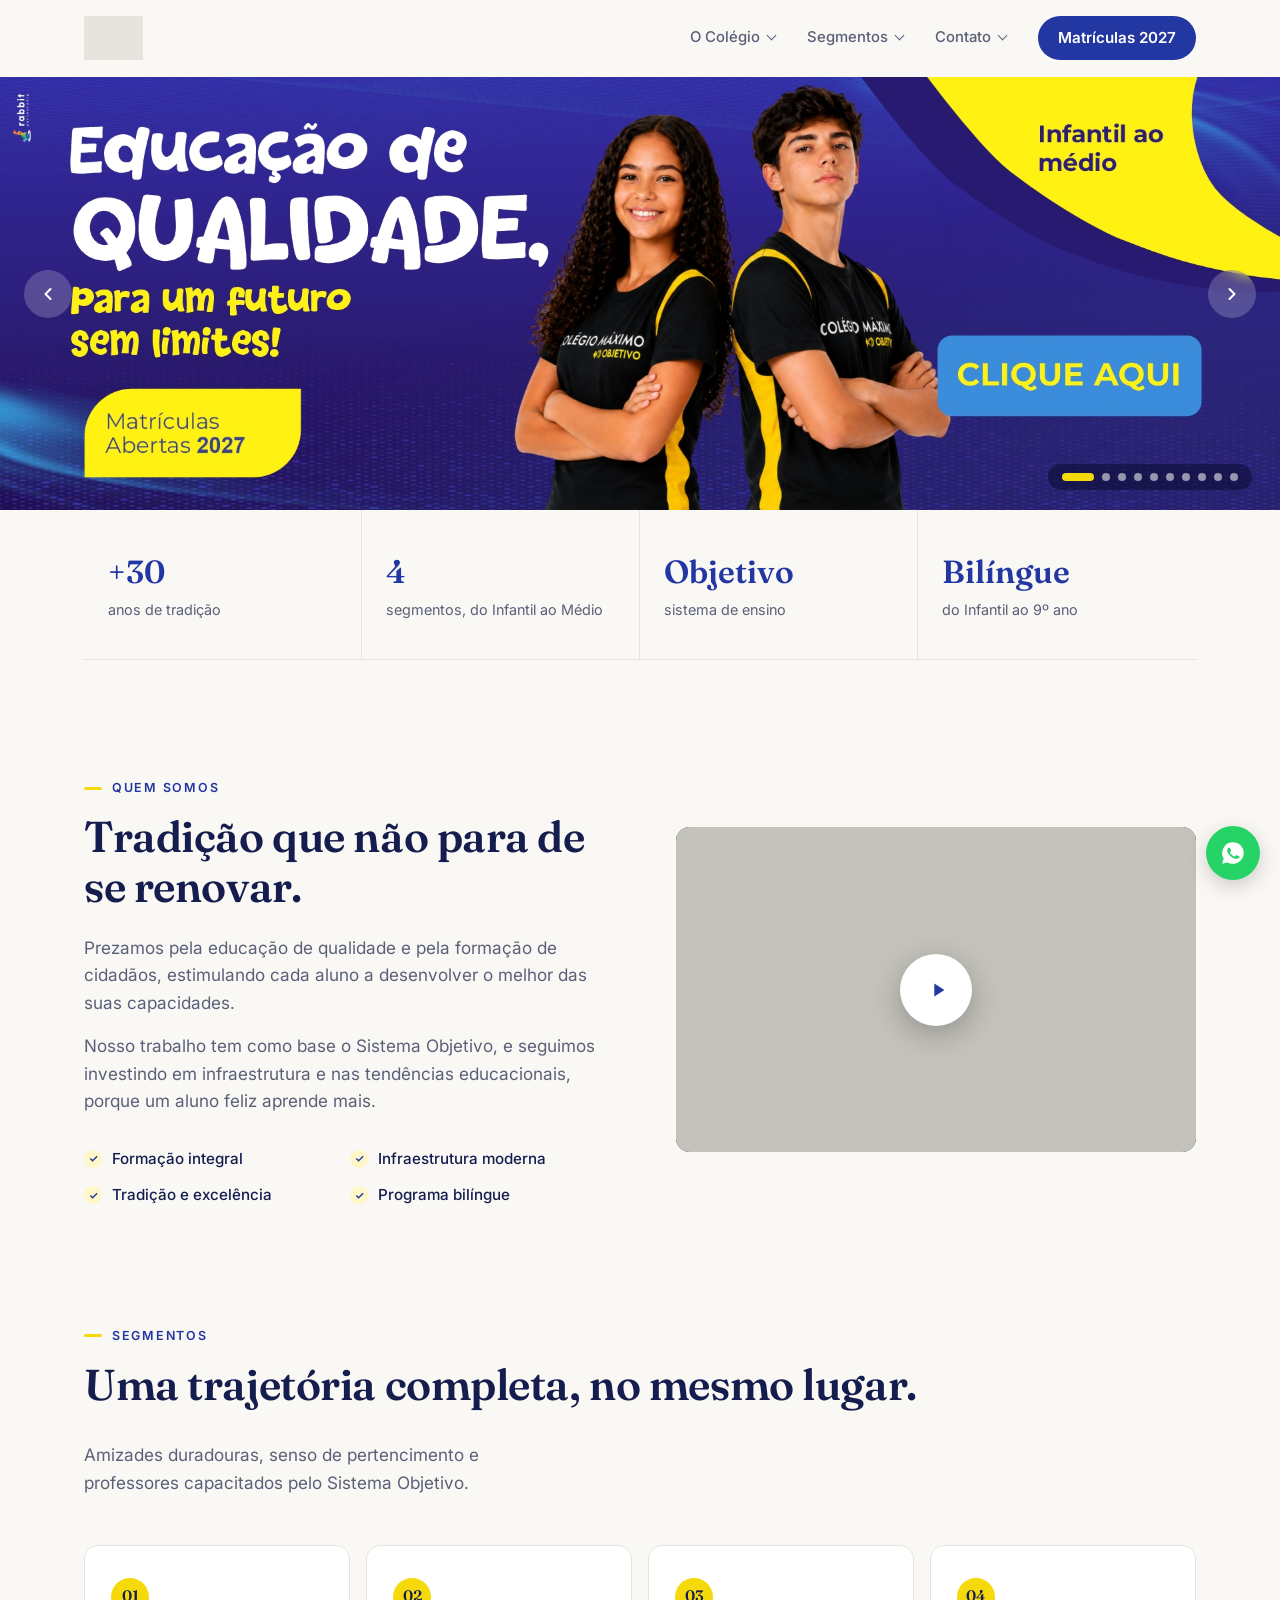
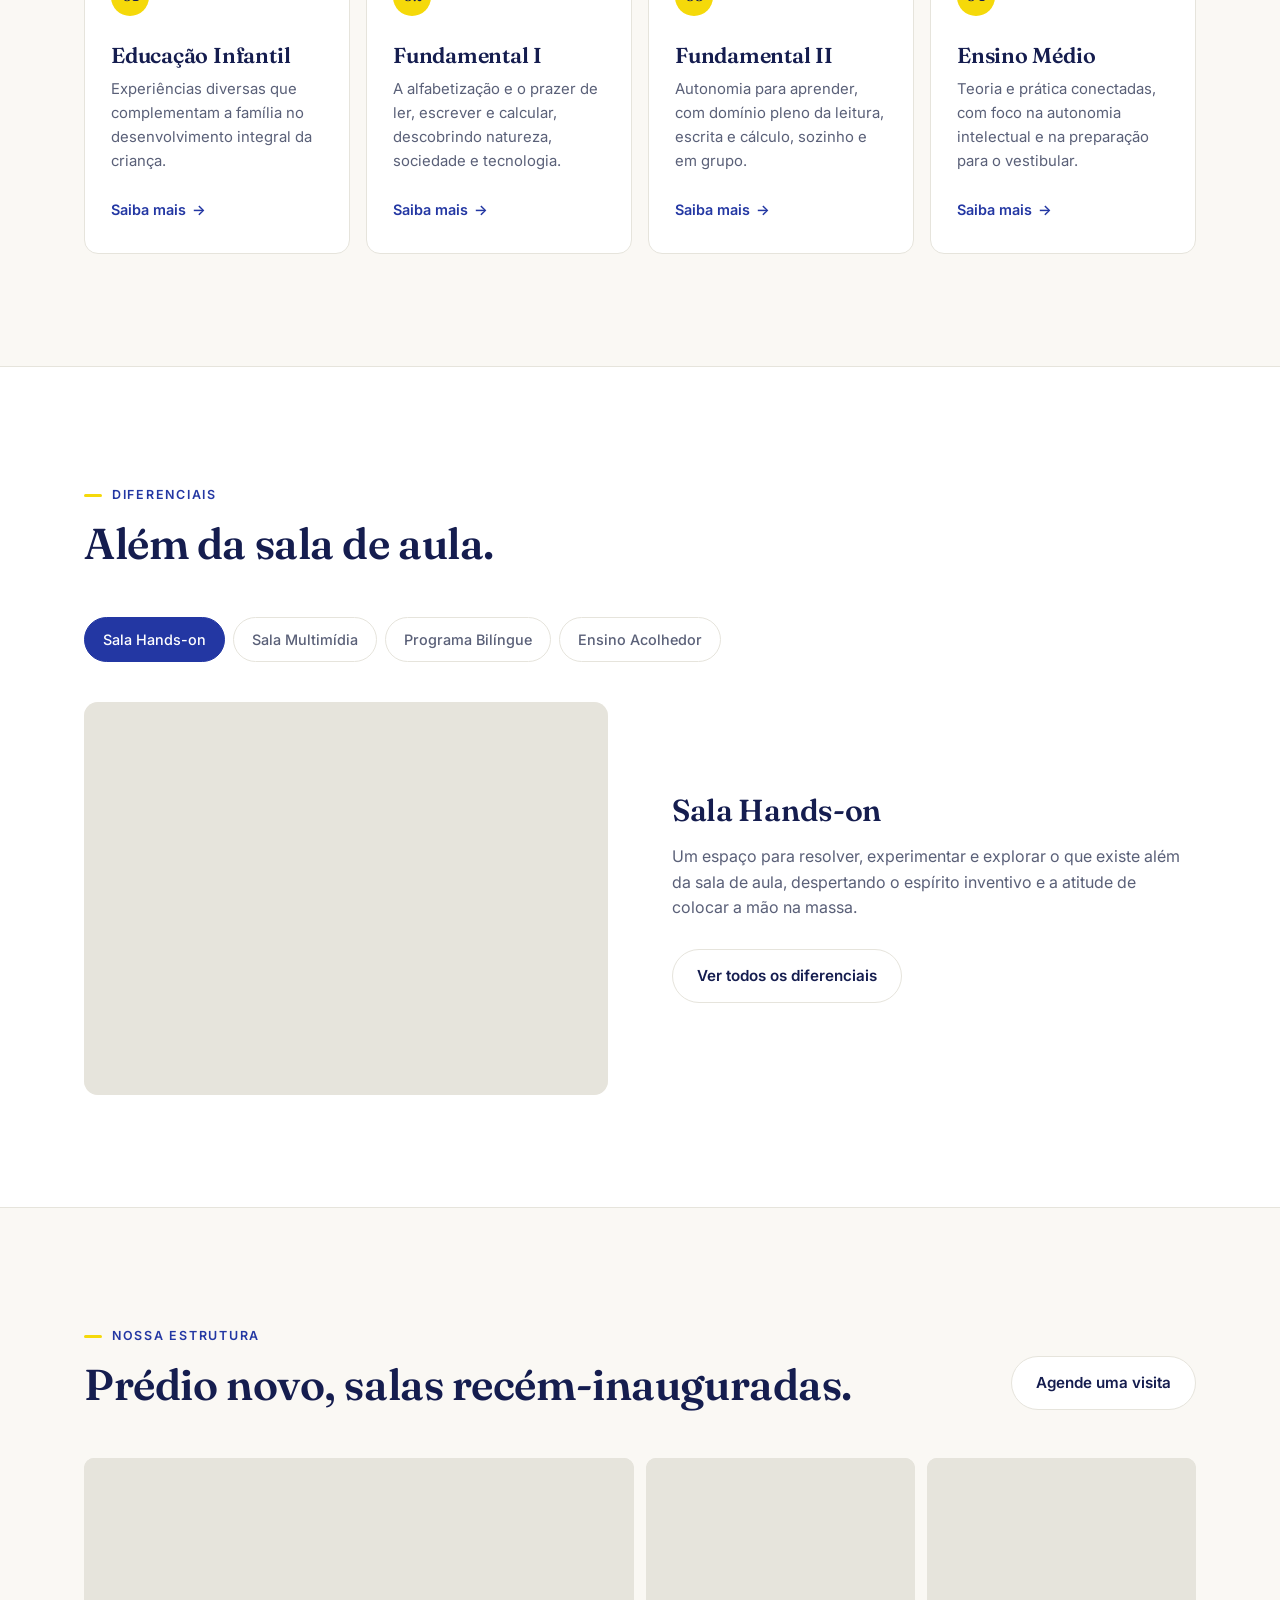
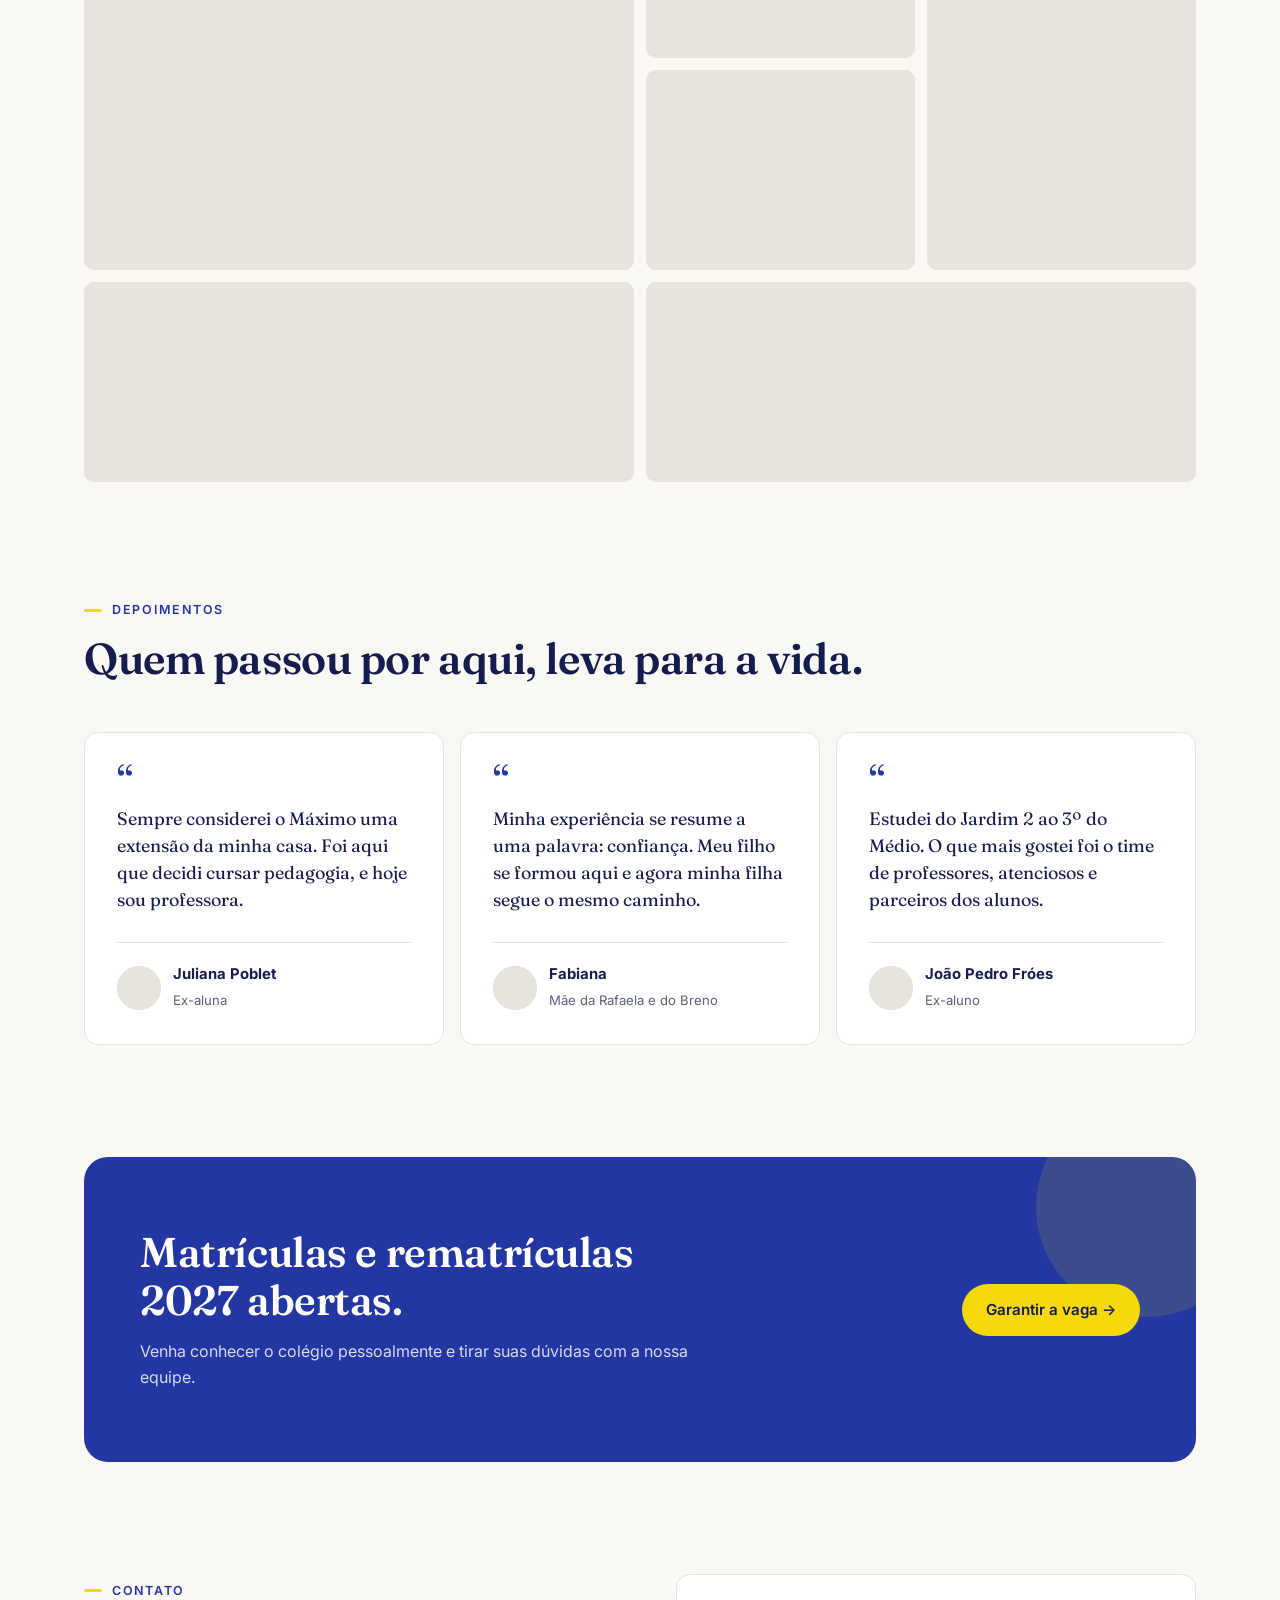
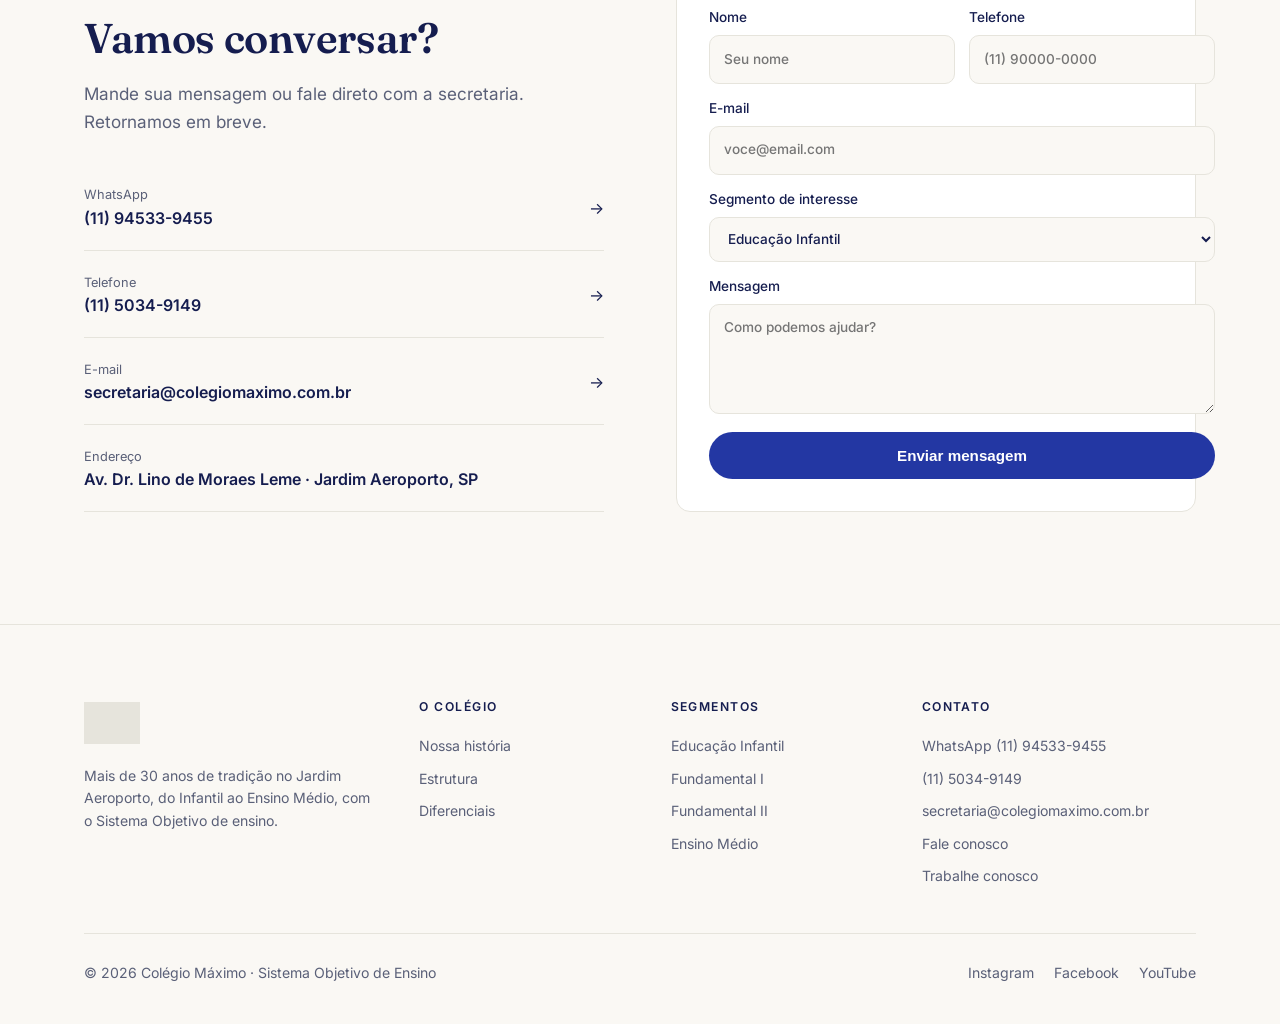
<file: index.html>
<!doctype html>
<html lang="pt-BR">
<head>
<meta charset="utf-8">
<meta name="viewport" content="width=device-width, initial-scale=1">
<title>Colégio Máximo — Do Infantil ao Ensino Médio</title>
<meta name="description" content="Mais de 30 anos de tradição, Sistema Objetivo de ensino, do Infantil ao Ensino Médio, no Jardim Aeroporto, São Paulo.">
<link rel="preconnect" href="https://fonts.googleapis.com">
<link rel="preconnect" href="https://fonts.gstatic.com" crossorigin>
<link href="https://fonts.googleapis.com/css2?family=Fraunces:opsz,wght@9..144,400;9..144,600&family=Inter:wght@400;500;600&display=swap" rel="stylesheet">
<link rel="stylesheet" href="styles.css">
<script>
  // Se alguma imagem do site antigo não carregar, mostra um bloco neutro no lugar
  addEventListener('error',function(e){var t=e.target;if(t&&t.tagName==='IMG'&&!t.dataset.f){t.dataset.f=1;t.src="data:image/svg+xml,%3Csvg xmlns='http://www.w3.org/2000/svg' viewBox='0 0 4 3'%3E%3Crect width='4' height='3' fill='%23E6E4DC'/%3E%3C/svg%3E"}},true);
</script>
</head>
<body>

<header id="top">
  <div class="wrap nav">
    <a href="index.html" class="logo"><img src="https://colegiomaximo.com.br/img/logo.png" alt="Colégio Máximo"></a>
    <nav class="menu" id="menu">
      <div class="dd">
        <button class="dd-btn" type="button" aria-expanded="false" aria-haspopup="true">O Colégio</button>
        <div class="dd-menu"><a href="historia.html">Nossa história</a><a href="index.html#estrutura">Estrutura</a><a href="diferenciais.html">Diferenciais</a></div>
      </div>
      <div class="dd">
        <button class="dd-btn" type="button" aria-expanded="false" aria-haspopup="true">Segmentos</button>
        <div class="dd-menu"><a href="infantil.html">Educação Infantil</a><a href="fundamental.html">Fundamental I</a><a href="fundamental-2.html">Fundamental II</a><a href="medio.html">Ensino Médio</a></div>
      </div>
      <div class="dd">
        <button class="dd-btn" type="button" aria-expanded="false" aria-haspopup="true">Contato</button>
        <div class="dd-menu"><a href="index.html#contato">Fale conosco</a><a href="trabalhe-conosco.html">Trabalhe conosco</a></div>
      </div>
      <a href="matricula.html" class="btn btn-primary">Matrículas 2027</a>
    </nav>
    <button class="burger" id="burger" aria-label="Abrir menu" aria-expanded="false"><span></span><span></span><span></span></button>
  </div>
</header>

<main>

  <!-- CARROSSEL DE BANNERS (imagens em img/) -->
  <section class="carousel" aria-roledescription="carrossel" aria-label="Destaques do Colégio Máximo">
    <div class="car-viewport">
      <div class="car-track">
        <a class="car-slide" href="matricula.html"><img src="img/rematricula-colegio-maximo.jpg" alt="Educação de qualidade para um futuro sem limites. Matrículas abertas 2027, do Infantil ao Médio"></a>
        <a class="car-slide" href="diferenciais.html"><img src="img/banner-financeiro.jpeg" alt="Educação Financeira: formando os jovens para o amanhã"></a>
        <a class="car-slide" href="diferenciais.html"><img src="img/banner-emocional.jpeg" alt="Inteligência Emocional" loading="lazy"></a>
        <a class="car-slide" href="diferenciais.html"><img src="img/banner-bilingue.jpg" alt="Programa Bilíngue" loading="lazy"></a>
        <div class="car-slide"><img src="img/banner-mapa-mental.jpg" alt="Mapa mental" loading="lazy"></div>
        <a class="car-slide" href="historia.html"><img src="img/banner-quero-conhecer-25.jpg" alt="Quero conhecer o Colégio Máximo" loading="lazy"></a>
        <a class="car-slide" href="diferenciais.html"><img src="img/banner-sala-handson.jpg" alt="Sala Hands-on" loading="lazy"></a>
        <div class="car-slide"><img src="img/banner-objetivo.jpg" alt="Sistema Objetivo de ensino" loading="lazy"></div>
        <div class="car-slide"><img src="img/banner-objetivo-2.jpg" alt="Sistema Objetivo de ensino" loading="lazy"></div>
        <a class="car-slide" href="diferenciais.html"><img src="img/banner-sala-multmidia.jpg" alt="Sala Multimídia" loading="lazy"></a>
      </div>
    </div>
    <button class="car-arrow prev" type="button" aria-label="Banner anterior"><svg width="20" height="20" viewBox="0 0 24 24" fill="none" stroke="currentColor" stroke-width="2.4" stroke-linecap="round" stroke-linejoin="round"><path d="M15 18l-6-6 6-6"/></svg></button>
    <button class="car-arrow next" type="button" aria-label="Próximo banner"><svg width="20" height="20" viewBox="0 0 24 24" fill="none" stroke="currentColor" stroke-width="2.4" stroke-linecap="round" stroke-linejoin="round"><path d="M9 18l6-6-6-6"/></svg></button>
    <div class="car-dots" role="tablist" aria-label="Escolher banner"></div>
  </section>

  <div class="wrap">
    <div class="stats">
      <div class="stat"><strong>+30</strong><span>anos de tradição</span></div>
      <div class="stat"><strong>4</strong><span>segmentos, do Infantil ao Médio</span></div>
      <div class="stat"><strong>Objetivo</strong><span>sistema de ensino</span></div>
      <div class="stat"><strong>Bilíngue</strong><span>do Infantil ao 9º ano</span></div>
    </div>
  </div>

  <!-- SOBRE -->
  <section id="sobre">
    <div class="wrap split">
      <div>
        <span class="eyebrow">Quem somos</span>
        <h2 class="reveal">Tradição que não para de se renovar.</h2>
        <p class="lead">Prezamos pela educação de qualidade e pela formação de cidadãos, estimulando cada aluno a desenvolver o melhor das suas capacidades.</p>
        <p class="lead">Nosso trabalho tem como base o Sistema Objetivo, e seguimos investindo em infraestrutura e nas tendências educacionais, porque um aluno feliz aprende mais.</p>
        <div class="pillars">
          <div class="pillar">Formação integral</div>
          <div class="pillar">Infraestrutura moderna</div>
          <div class="pillar">Tradição e excelência</div>
          <div class="pillar">Programa bilíngue</div>
        </div>
      </div>
      <a class="video" href="https://www.youtube.com/watch?v=xbxkO5nck1g" target="_blank" rel="noopener" aria-label="Assistir vídeo institucional">
        <img src="https://img.youtube.com/vi/xbxkO5nck1g/maxresdefault.jpg" alt="">
        <div class="play"><span><svg width="22" height="22" viewBox="0 0 24 24" fill="#2337A3"><path d="M8 5v14l11-7z"/></svg></span></div>
      </a>
    </div>
  </section>

  <!-- SEGMENTOS -->
  <section id="segmentos" style="padding-top:0">
    <div class="wrap">
      <div class="head">
        <div>
          <span class="eyebrow">Segmentos</span>
          <h2 class="reveal">Uma trajetória completa, no mesmo lugar.</h2>
        </div>
        <p class="lead" style="max-width:42ch">Amizades duradouras, senso de pertencimento e professores capacitados pelo Sistema Objetivo.</p>
      </div>
      <div class="segments">
        <a class="seg" href="infantil.html">
          <span class="num">01</span>
          <h3>Educação Infantil</h3>
          <p>Experiências diversas que complementam a família no desenvolvimento integral da criança.</p>
          <span class="more">Saiba mais</span>
        </a>
        <a class="seg" href="fundamental.html">
          <span class="num">02</span>
          <h3>Fundamental I</h3>
          <p>A alfabetização e o prazer de ler, escrever e calcular, descobrindo natureza, sociedade e tecnologia.</p>
          <span class="more">Saiba mais</span>
        </a>
        <a class="seg" href="fundamental-2.html">
          <span class="num">03</span>
          <h3>Fundamental II</h3>
          <p>Autonomia para aprender, com domínio pleno da leitura, escrita e cálculo, sozinho e em grupo.</p>
          <span class="more">Saiba mais</span>
        </a>
        <a class="seg" href="medio.html">
          <span class="num">04</span>
          <h3>Ensino Médio</h3>
          <p>Teoria e prática conectadas, com foco na autonomia intelectual e na preparação para o vestibular.</p>
          <span class="more">Saiba mais</span>
        </a>
      </div>
    </div>
  </section>

  <!-- DIFERENCIAIS em abas: menos rolagem, mais clareza -->
  <section id="diferenciais" class="alt">
    <div class="wrap">
      <div class="head">
        <div>
          <span class="eyebrow">Diferenciais</span>
          <h2 class="reveal">Além da sala de aula.</h2>
        </div>
      </div>
      <div class="tabs" role="tablist">
        <button class="tab" role="tab" aria-selected="true" data-tab="0">Sala Hands-on</button>
        <button class="tab" role="tab" aria-selected="false" data-tab="1">Sala Multimídia</button>
        <button class="tab" role="tab" aria-selected="false" data-tab="2">Programa Bilíngue</button>
        <button class="tab" role="tab" aria-selected="false" data-tab="3">Ensino Acolhedor</button>
      </div>

      <div class="panel active" data-panel="0">
        <img src="https://colegiomaximo.com.br/img/diferenciais/sala-handson-home.png" alt="Sala Hands-on">
        <div>
          <h3>Sala Hands-on</h3>
          <p>Um espaço para resolver, experimentar e explorar o que existe além da sala de aula, despertando o espírito inventivo e a atitude de colocar a mão na massa.</p>
          <a href="diferenciais.html" class="btn btn-ghost">Ver todos os diferenciais</a>
        </div>
      </div>
      <div class="panel" data-panel="1">
        <img src="https://colegiomaximo.com.br/img/diferenciais/multi-home.png" alt="Sala Multimídia">
        <div>
          <h3>Sala Multimídia</h3>
          <p>Ambiente para pesquisas e aulas especiais com material audiovisual, equipado com recursos tecnológicos e lousa digital.</p>
          <a href="diferenciais.html" class="btn btn-ghost">Ver todos os diferenciais</a>
        </div>
      </div>
      <div class="panel" data-panel="2">
        <img src="https://colegiomaximo.com.br/img/diferenciais/bilingue-home.png" alt="Programa Bilíngue">
        <div>
          <h3>Programa Bilíngue</h3>
          <p>Em parceria com o Cel.Lep, do Infantil ao 9º ano, para que os alunos se comuniquem com segurança em inglês, em linha com a BNCC.</p>
          <a href="diferenciais.html" class="btn btn-ghost">Ver todos os diferenciais</a>
        </div>
      </div>
      <div class="panel" data-panel="3">
        <img src="https://colegiomaximo.com.br/img/diferenciais/acolhedor-home.png" alt="Ensino Acolhedor">
        <div>
          <h3>Ensino Acolhedor</h3>
          <p>Um olhar individualizado para cada aluno, vínculos afetivos com colegas e professores, e atividades que aproximam famílias e escola.</p>
          <a href="diferenciais.html" class="btn btn-ghost">Ver todos os diferenciais</a>
        </div>
      </div>
    </div>
  </section>

  <!-- ESTRUTURA: grade fixa no lugar do carrossel de 34 fotos -->
  <section id="estrutura">
    <div class="wrap">
      <div class="head">
        <div>
          <span class="eyebrow">Nossa estrutura</span>
          <h2 class="reveal">Prédio novo, salas recém-inauguradas.</h2>
        </div>
        <a href="#contato" class="btn btn-ghost">Agende uma visita</a>
      </div>
      <div class="gallery">
        <img loading="lazy" src="https://colegiomaximo.com.br/img/estrutura/Col%C3%A9gio-no-Jardim-Aeroporto-S%C3%A3o-Paulo-02.jpg" alt="Estrutura">
        <img loading="lazy" src="https://colegiomaximo.com.br/img/estrutura/Col%C3%A9gio-no-Jardim-Aeroporto-S%C3%A3o-Paulo-05.jpg" alt="Estrutura">
        <img loading="lazy" src="https://colegiomaximo.com.br/img/estrutura/Col%C3%A9gio-no-Jardim-Aeroporto-S%C3%A3o-Paulo-08.jpg" alt="Estrutura">
        <img loading="lazy" src="https://colegiomaximo.com.br/img/estrutura/Col%C3%A9gio-no-Jardim-Aeroporto-S%C3%A3o-Paulo-11.jpg" alt="Estrutura">
        <img loading="lazy" src="https://colegiomaximo.com.br/img/estrutura/Col%C3%A9gio-no-Jardim-Aeroporto-S%C3%A3o-Paulo-13.jpg" alt="Estrutura">
        <img loading="lazy" src="https://colegiomaximo.com.br/img/estrutura/Col%C3%A9gio-no-Jardim-Aeroporto-S%C3%A3o-Paulo-16.jpg" alt="Estrutura">
      </div>
    </div>
  </section>

  <!-- DEPOIMENTOS: 3 trechos curtos em vez de carrossel com textos longos -->
  <section style="padding-top:0">
    <div class="wrap">
      <div class="head">
        <div>
          <span class="eyebrow">Depoimentos</span>
          <h2 class="reveal">Quem passou por aqui, leva para a vida.</h2>
        </div>
      </div>
      <div class="quotes">
        <div class="quote">
          <blockquote>Sempre considerei o Máximo uma extensão da minha casa. Foi aqui que decidi cursar pedagogia, e hoje sou professora.</blockquote>
          <div class="who"><img loading="lazy" src="https://colegiomaximo.com.br/img/depoimento/juliana.jpg" alt=""><div><strong>Juliana Poblet</strong><span>Ex-aluna</span></div></div>
        </div>
        <div class="quote">
          <blockquote>Minha experiência se resume a uma palavra: confiança. Meu filho se formou aqui e agora minha filha segue o mesmo caminho.</blockquote>
          <div class="who"><img loading="lazy" src="https://colegiomaximo.com.br/img/depoimento/rafaela.jpg" alt=""><div><strong>Fabiana</strong><span>Mãe da Rafaela e do Breno</span></div></div>
        </div>
        <div class="quote">
          <blockquote>Estudei do Jardim 2 ao 3º do Médio. O que mais gostei foi o time de professores, atenciosos e parceiros dos alunos.</blockquote>
          <div class="who"><img loading="lazy" src="https://colegiomaximo.com.br/img/depoimento/joao2.jpg" alt=""><div><strong>João Pedro Fróes</strong><span>Ex-aluno</span></div></div>
        </div>
      </div>
    </div>
  </section>

  <!-- CTA MATRÍCULA -->
  <section id="matricula" style="padding-top:0">
    <div class="wrap">
      <div class="cta">
        <div>
          <h2>Matrículas e rematrículas 2027 abertas.</h2>
          <p>Venha conhecer o colégio pessoalmente e tirar suas dúvidas com a nossa equipe.</p>
        </div>
        <a href="matricula.html" class="btn btn-primary">Garantir a vaga →</a>
      </div>
    </div>
  </section>

  <!-- CONTATO -->
  <section id="contato" style="padding-top:0">
    <div class="wrap contact">
      <div>
        <span class="eyebrow">Contato</span>
        <h2 class="reveal">Vamos conversar?</h2>
        <p class="lead">Mande sua mensagem ou fale direto com a secretaria. Retornamos em breve.</p>
        <div class="channels">
          <a class="channel" href="https://api.whatsapp.com/send?phone=5511945339455" target="_blank" rel="noopener"><div><small>WhatsApp</small><b>(11) 94533-9455</b></div><span>→</span></a>
          <a class="channel" href="tel:+551150349149"><div><small>Telefone</small><b>(11) 5034-9149</b></div><span>→</span></a>
          <a class="channel" href="mailto:secretaria@colegiomaximo.com.br"><div><small>E-mail</small><b>secretaria@colegiomaximo.com.br</b></div><span>→</span></a>
          <div class="channel"><div><small>Endereço</small><b>Av. Dr. Lino de Moraes Leme · Jardim Aeroporto, SP</b></div></div>
        </div>
      </div>
      <form data-demo="Mensagem enviada ✓">
        <div class="row">
          <label>Nome<input required placeholder="Seu nome"></label>
          <label>Telefone<input placeholder="(11) 90000-0000"></label>
        </div>
        <label>E-mail<input type="email" required placeholder="voce@email.com"></label>
        <label>Segmento de interesse
          <select><option>Educação Infantil</option><option>Fundamental I</option><option>Fundamental II</option><option>Ensino Médio</option></select>
        </label>
        <label>Mensagem<textarea placeholder="Como podemos ajudar?"></textarea></label>
        <button class="btn btn-primary" type="submit">Enviar mensagem</button>
      </form>
    </div>
  </section>
</main>

<footer>
  <div class="wrap">
    <div class="foot-grid">
      <div>
        <a href="index.html"><img src="https://colegiomaximo.com.br/img/logo.png" alt="Colégio Máximo"></a>
        <p>Mais de 30 anos de tradição no Jardim Aeroporto, do Infantil ao Ensino Médio, com o Sistema Objetivo de ensino.</p>
      </div>
      <div>
        <h4>O Colégio</h4>
        <a href="historia.html">Nossa história</a>
        <a href="index.html#estrutura">Estrutura</a>
        <a href="diferenciais.html">Diferenciais</a>
      </div>
      <div>
        <h4>Segmentos</h4>
        <a href="infantil.html">Educação Infantil</a>
        <a href="fundamental.html">Fundamental I</a>
        <a href="fundamental-2.html">Fundamental II</a>
        <a href="medio.html">Ensino Médio</a>
      </div>
      <div>
        <h4>Contato</h4>
        <a href="https://api.whatsapp.com/send?phone=5511945339455" target="_blank" rel="noopener">WhatsApp (11) 94533-9455</a>
        <a href="tel:+551150349149">(11) 5034-9149</a>
        <a href="mailto:secretaria@colegiomaximo.com.br">secretaria@colegiomaximo.com.br</a>
        <a href="index.html#contato">Fale conosco</a>
        <a href="trabalhe-conosco.html">Trabalhe conosco</a>
      </div>
    </div>
    <div class="foot">
      <span>© 2026 Colégio Máximo · Sistema Objetivo de Ensino</span>
      <div class="social">
        <a href="https://www.instagram.com/colegiomaximo/" target="_blank" rel="noopener">Instagram</a>
        <a href="https://www.facebook.com/colegiomaximosistemaobjetivo" target="_blank" rel="noopener">Facebook</a>
        <a href="https://www.youtube.com/channel/UCjk8oxZGq2tccNf1uH-bdWQ" target="_blank" rel="noopener">YouTube</a>
      </div>
    </div>
  </div>
</footer>

<a class="wa" href="https://api.whatsapp.com/send?phone=5511945339455" target="_blank" rel="noopener" aria-label="WhatsApp">
  <svg width="26" height="26" viewBox="0 0 24 24" fill="#fff"><path d="M12 2a10 10 0 0 0-8.6 15.1L2 22l5-1.3A10 10 0 1 0 12 2zm5.4 14.1c-.2.6-1.3 1.2-1.8 1.2-.5.1-1 .1-3.3-.8-2.7-1.1-4.4-3.9-4.6-4.1-.1-.2-1.1-1.4-1.1-2.7s.7-1.9.9-2.2c.2-.3.5-.3.7-.3h.5c.2 0 .4 0 .6.5l.8 2c.1.1.1.3 0 .5l-.3.5-.4.4c-.1.2-.3.3-.1.6.2.3.8 1.3 1.7 2.1 1.1 1 2.1 1.3 2.4 1.4.3.2.5.1.6-.1l.9-1c.2-.3.4-.2.6-.1l2 .9c.3.1.4.2.5.3.1.2.1.6-.1 1.2z"/></svg>
</a>

<script src="main.js"></script>
</body>
</html>
</file>
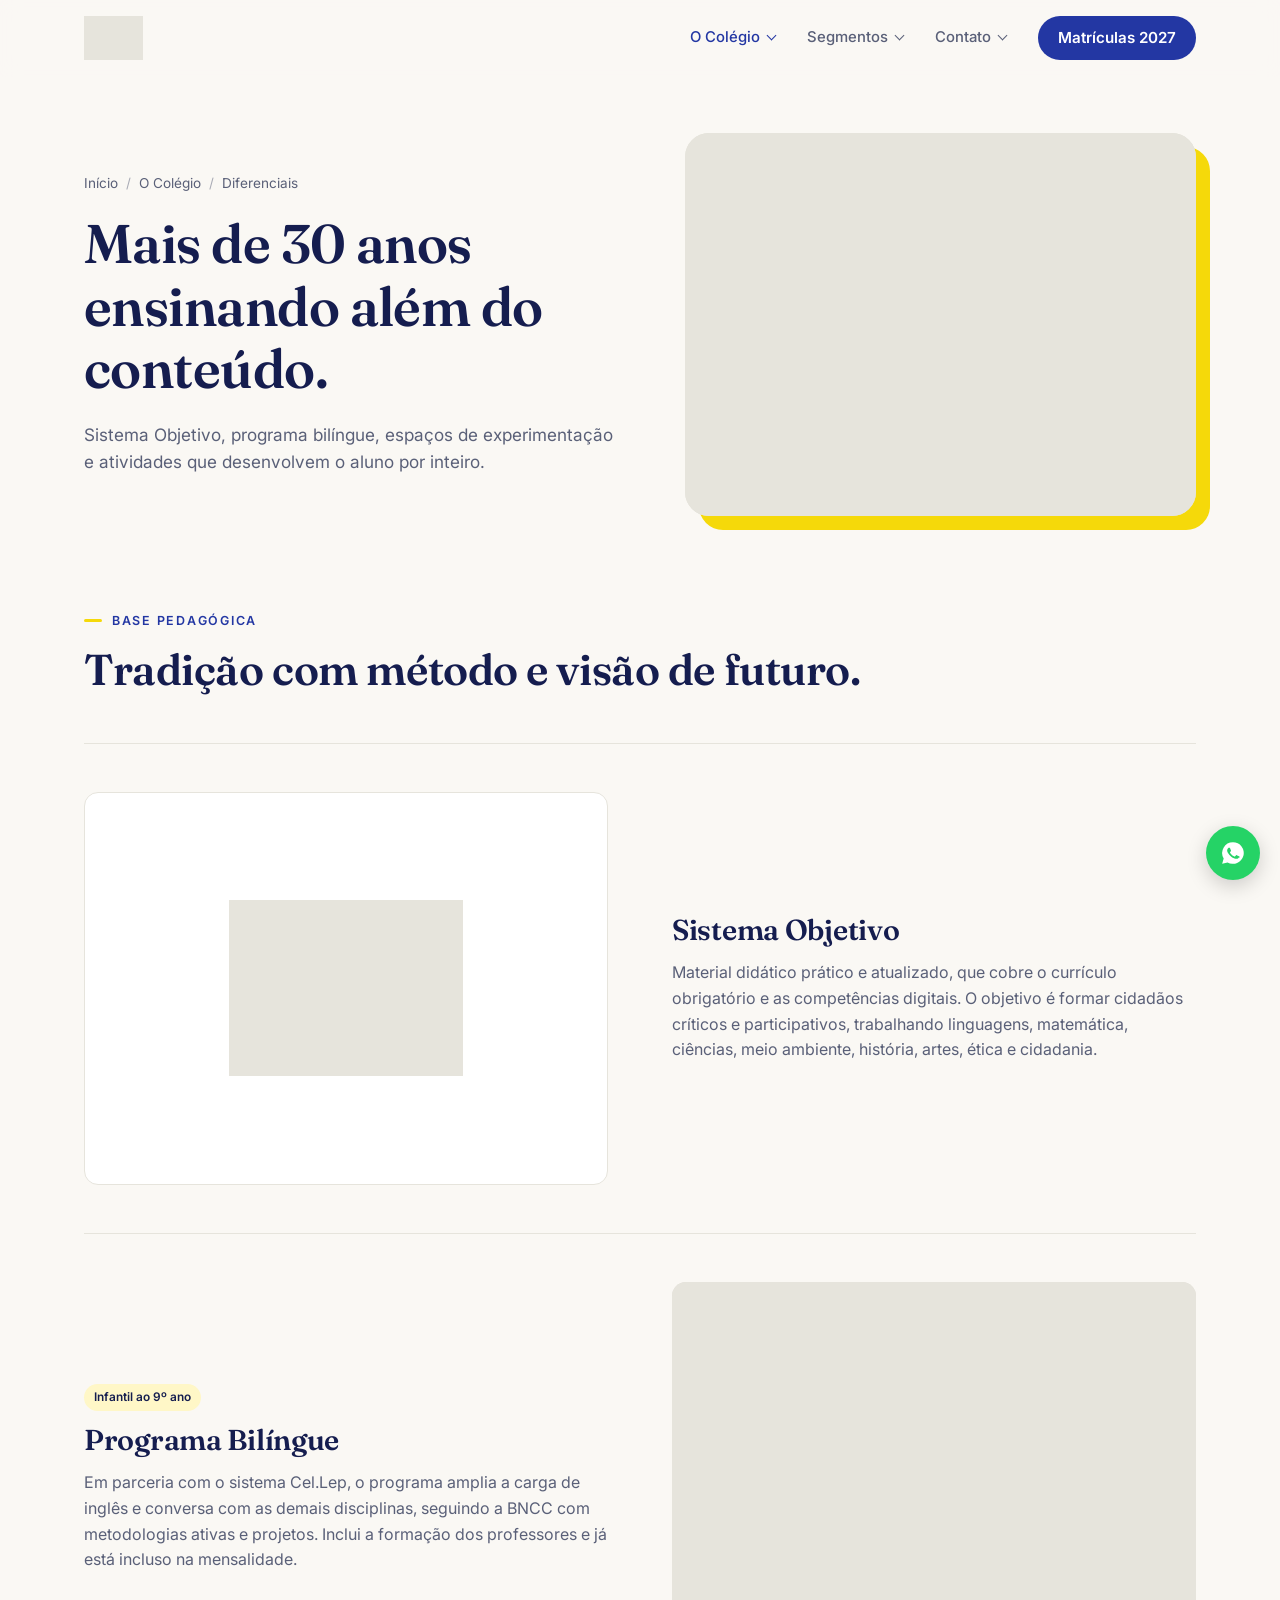
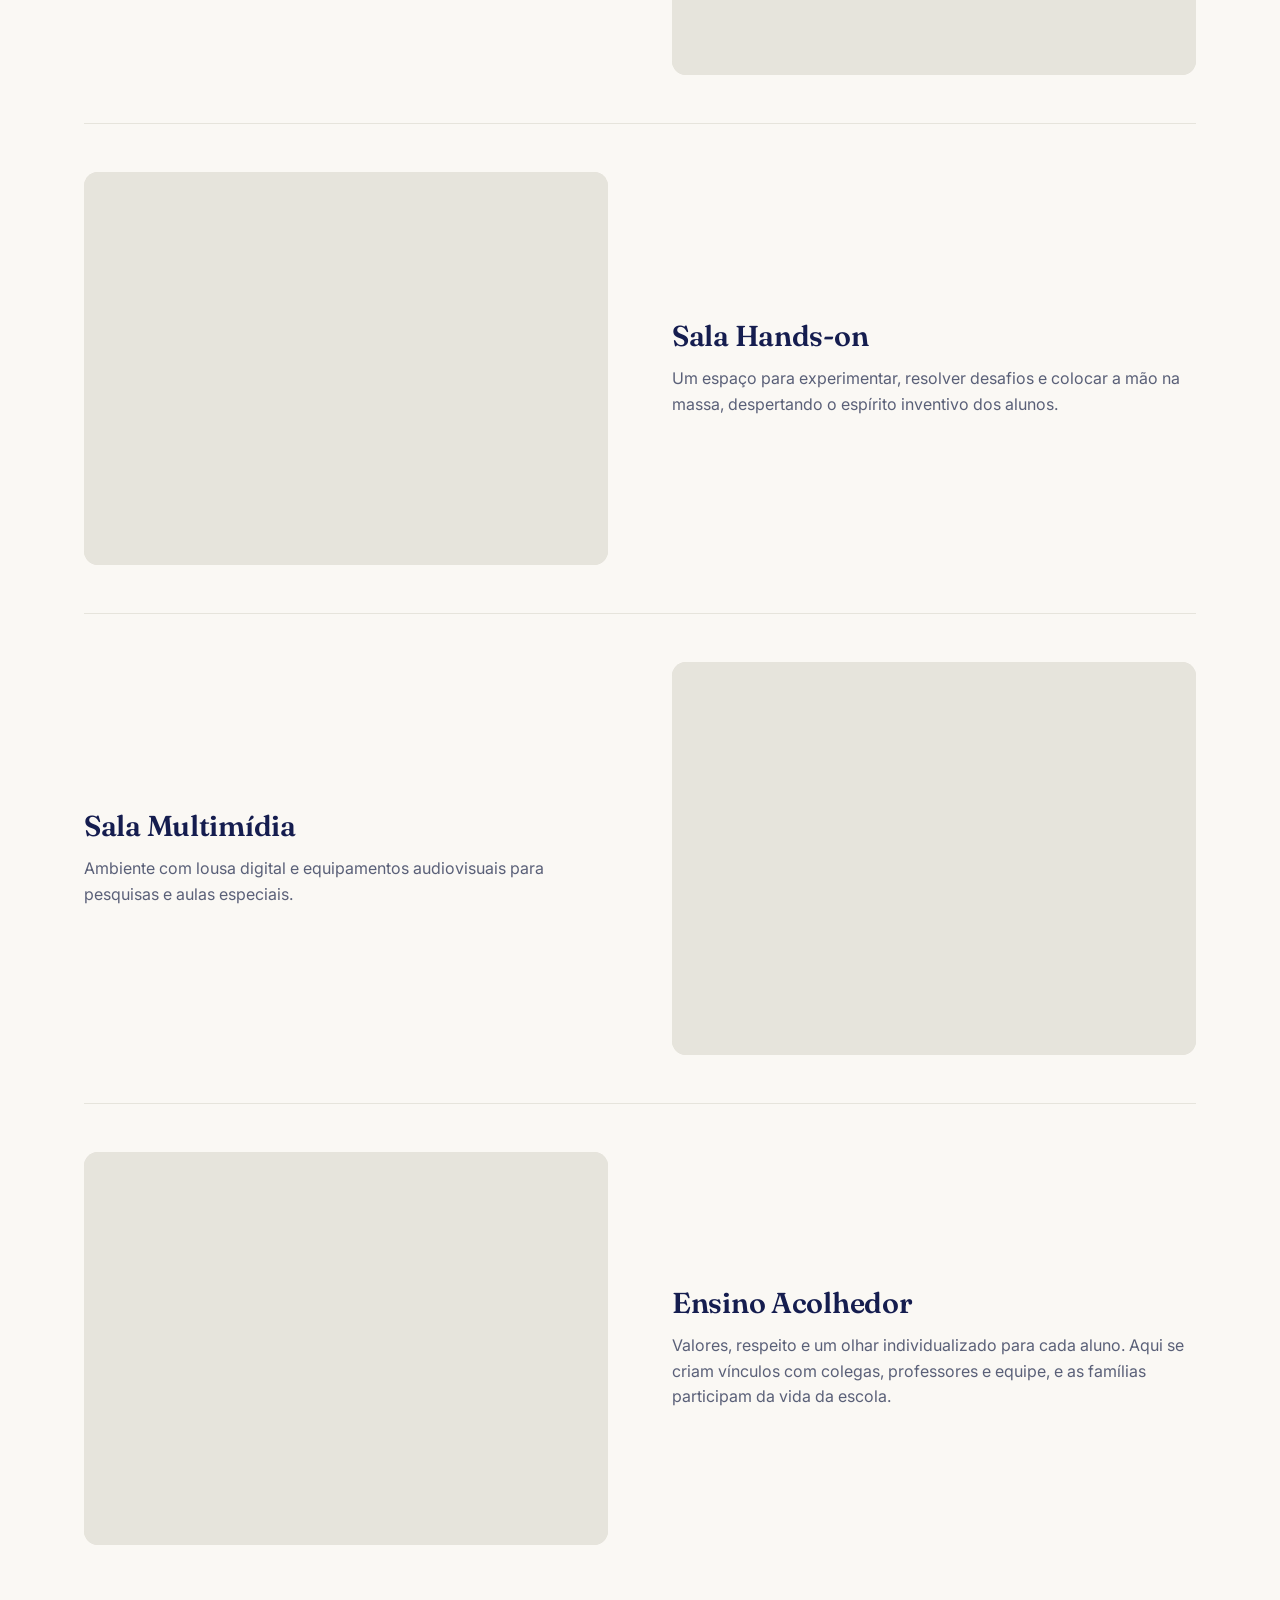
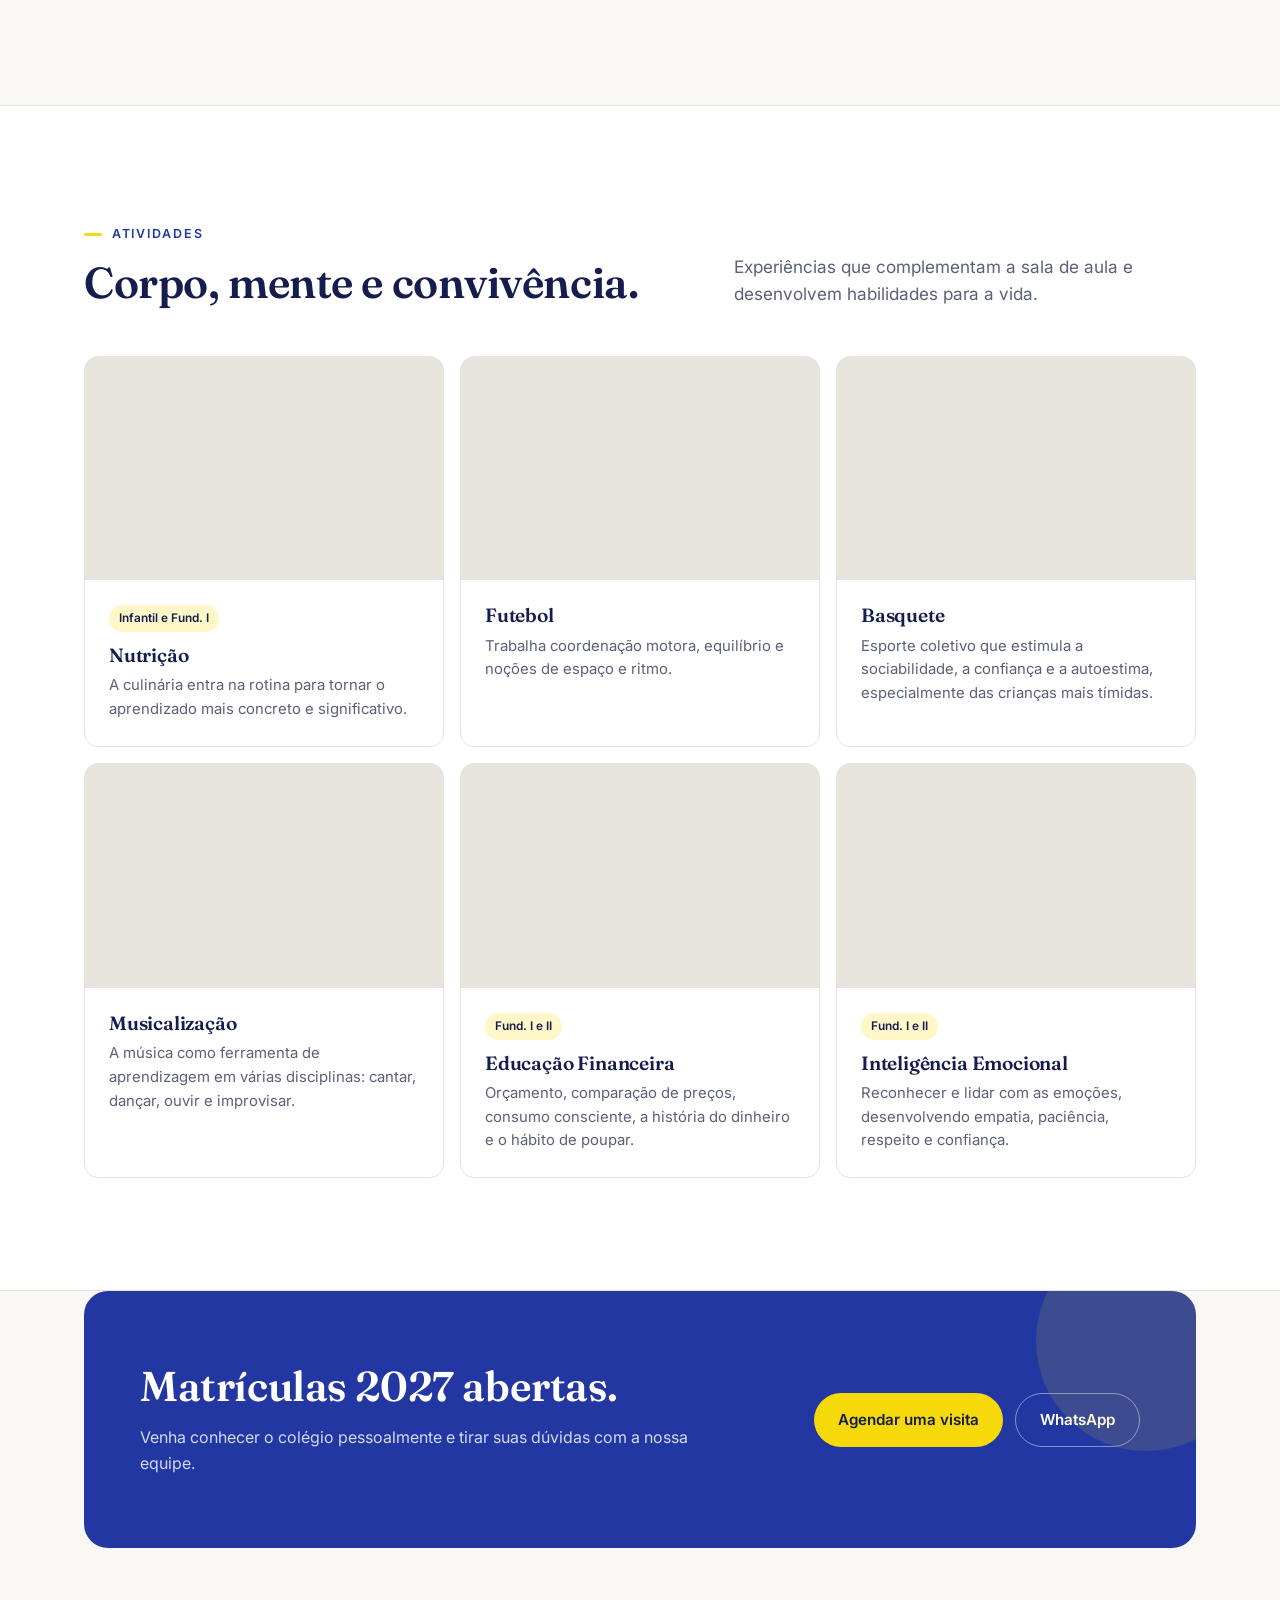
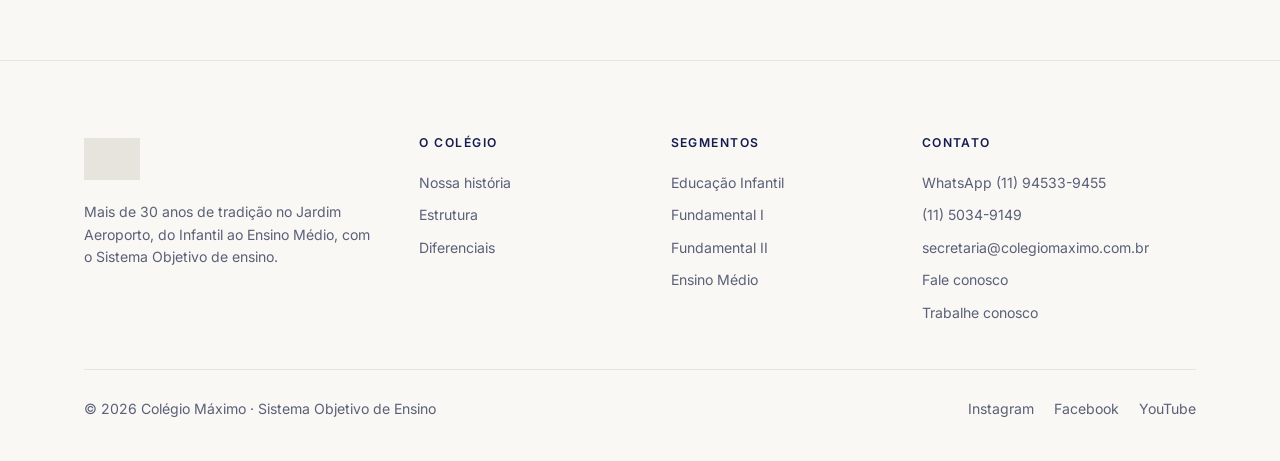
<file: diferenciais.html>
<!doctype html>
<html lang="pt-BR">
<head>
<meta charset="utf-8">
<meta name="viewport" content="width=device-width, initial-scale=1">
<title>Diferenciais — Colégio Máximo</title>
<meta name="description" content="Sistema Objetivo, Programa Bilíngue, Sala Hands-on, Sala Multimídia e atividades como musicalização, educação financeira e inteligência emocional.">
<link rel="preconnect" href="https://fonts.googleapis.com">
<link rel="preconnect" href="https://fonts.gstatic.com" crossorigin>
<link href="https://fonts.googleapis.com/css2?family=Fraunces:opsz,wght@9..144,400;9..144,600&family=Inter:wght@400;500;600&display=swap" rel="stylesheet">
<link rel="stylesheet" href="styles.css">
<script>
  // Se alguma imagem do site antigo não carregar, mostra um bloco neutro no lugar
  addEventListener('error',function(e){var t=e.target;if(t&&t.tagName==='IMG'&&!t.dataset.f){t.dataset.f=1;t.src="data:image/svg+xml,%3Csvg xmlns='http://www.w3.org/2000/svg' viewBox='0 0 4 3'%3E%3Crect width='4' height='3' fill='%23E6E4DC'/%3E%3C/svg%3E"}},true);
</script>
</head>
<body>

<header id="top">
  <div class="wrap nav">
    <a href="index.html" class="logo"><img src="https://colegiomaximo.com.br/img/logo.png" alt="Colégio Máximo"></a>
    <nav class="menu" id="menu">
      <div class="dd current">
        <button class="dd-btn" type="button" aria-expanded="false" aria-haspopup="true">O Colégio</button>
        <div class="dd-menu"><a href="historia.html">Nossa história</a><a href="index.html#estrutura">Estrutura</a><a href="diferenciais.html" aria-current="page">Diferenciais</a></div>
      </div>
      <div class="dd">
        <button class="dd-btn" type="button" aria-expanded="false" aria-haspopup="true">Segmentos</button>
        <div class="dd-menu"><a href="infantil.html">Educação Infantil</a><a href="fundamental.html">Fundamental I</a><a href="fundamental-2.html">Fundamental II</a><a href="medio.html">Ensino Médio</a></div>
      </div>
      <div class="dd">
        <button class="dd-btn" type="button" aria-expanded="false" aria-haspopup="true">Contato</button>
        <div class="dd-menu"><a href="index.html#contato">Fale conosco</a><a href="trabalhe-conosco.html">Trabalhe conosco</a></div>
      </div>
      <a href="matricula.html" class="btn btn-primary">Matrículas 2027</a>
    </nav>
    <button class="burger" id="burger" aria-label="Abrir menu" aria-expanded="false"><span></span><span></span><span></span></button>
  </div>
</header>

<main>

  <section class="page-hero">
    <div class="wrap hero-grid">
      <div>
        <nav class="crumbs" aria-label="Você está em"><a href="index.html">Início</a><span aria-hidden="true">/</span><span>O Colégio</span><span aria-hidden="true">/</span><span>Diferenciais</span></nav>
        <h1>Mais de 30 anos ensinando além do conteúdo.</h1>
        <p class="lead">Sistema Objetivo, programa bilíngue, espaços de experimentação e atividades que desenvolvem o aluno por inteiro.</p>
        
      </div>
      <div class="hero-img"><img src="https://colegiomaximo.com.br/img/estrutura/Col%C3%A9gio-no-Jardim-Aeroporto-S%C3%A3o-Paulo-03.jpg" alt="Diferenciais"></div>
    </div>
  </section>

  <section style="padding-top:0">
    <div class="wrap">
      <div class="head">
        <div>
          <span class="eyebrow">Base pedagógica</span>
          <h2 class="reveal">Tradição com método e visão de futuro.</h2>
        </div>
        
      </div>
      <div class="feature">
        <div class="media logo-box"><img src="https://colegiomaximo.com.br/img/diferenciais/pagina-diferenciais/logo-objetivo.png" alt="Sistema Objetivo"></div>
        <div><h3>Sistema Objetivo</h3><p>Material didático prático e atualizado, que cobre o currículo obrigatório e as competências digitais. O objetivo é formar cidadãos críticos e participativos, trabalhando linguagens, matemática, ciências, meio ambiente, história, artes, ética e cidadania.</p></div>
      </div>
      <div class="feature rev">
        <div class="media"><img loading="lazy" src="https://colegiomaximo.com.br/img/diferenciais/pagina-diferenciais/bilingue-1.jpg" alt="Programa Bilíngue"></div>
        <div><span class="tag">Infantil ao 9º ano</span><h3>Programa Bilíngue</h3><p>Em parceria com o sistema Cel.Lep, o programa amplia a carga de inglês e conversa com as demais disciplinas, seguindo a BNCC com metodologias ativas e projetos. Inclui a formação dos professores e já está incluso na mensalidade.</p></div>
      </div>
      <div class="feature">
        <div class="media"><img loading="lazy" src="https://colegiomaximo.com.br/img/diferenciais/sala-handson-home.png" alt="Sala Hands-on"></div>
        <div><h3>Sala Hands-on</h3><p>Um espaço para experimentar, resolver desafios e colocar a mão na massa, despertando o espírito inventivo dos alunos.</p></div>
      </div>
      <div class="feature rev">
        <div class="media"><img loading="lazy" src="https://colegiomaximo.com.br/img/diferenciais/multi-home.png" alt="Sala Multimídia"></div>
        <div><h3>Sala Multimídia</h3><p>Ambiente com lousa digital e equipamentos audiovisuais para pesquisas e aulas especiais.</p></div>
      </div>
      <div class="feature">
        <div class="media"><img loading="lazy" src="https://colegiomaximo.com.br/img/diferenciais/pagina-diferenciais/acolhedor.jpg" alt="Ensino Acolhedor"></div>
        <div><h3>Ensino Acolhedor</h3><p>Valores, respeito e um olhar individualizado para cada aluno. Aqui se criam vínculos com colegas, professores e equipe, e as famílias participam da vida da escola.</p></div>
      </div>
    </div>
  </section>

  <section class="alt">
    <div class="wrap">
      <div class="head">
        <div>
          <span class="eyebrow">Atividades</span>
          <h2 class="reveal">Corpo, mente e convivência.</h2>
        </div>
        <p class="lead" style="max-width:42ch">Experiências que complementam a sala de aula e desenvolvem habilidades para a vida.</p>
      </div>
      <div class="cards three">
        <div class="card photo"><img loading="lazy" src="https://colegiomaximo.com.br/img/diferenciais/pagina-diferenciais/nutricao.jpeg" alt="Nutrição"><div class="body"><span class="tag">Infantil e Fund. I</span><h3>Nutrição</h3><p>A culinária entra na rotina para tornar o aprendizado mais concreto e significativo.</p></div></div>
        <div class="card photo"><img loading="lazy" src="https://colegiomaximo.com.br/img/diferenciais/pagina-diferenciais/futebol.jpeg" alt="Futebol"><div class="body"><h3>Futebol</h3><p>Trabalha coordenação motora, equilíbrio e noções de espaço e ritmo.</p></div></div>
        <div class="card photo"><img loading="lazy" src="https://colegiomaximo.com.br/img/diferenciais/pagina-diferenciais/basquete.jpeg" alt="Basquete"><div class="body"><h3>Basquete</h3><p>Esporte coletivo que estimula a sociabilidade, a confiança e a autoestima, especialmente das crianças mais tímidas.</p></div></div>
        <div class="card photo"><img loading="lazy" src="https://colegiomaximo.com.br/img/diferenciais/pagina-diferenciais/musicalizacao.jpg" alt="Musicalização"><div class="body"><h3>Musicalização</h3><p>A música como ferramenta de aprendizagem em várias disciplinas: cantar, dançar, ouvir e improvisar.</p></div></div>
        <div class="card photo"><img loading="lazy" src="https://colegiomaximo.com.br/img/diferenciais/pagina-diferenciais/financeiro-1.jpeg" alt="Educação Financeira"><div class="body"><span class="tag">Fund. I e II</span><h3>Educação Financeira</h3><p>Orçamento, comparação de preços, consumo consciente, a história do dinheiro e o hábito de poupar.</p></div></div>
        <div class="card photo"><img loading="lazy" src="https://colegiomaximo.com.br/img/diferenciais/pagina-diferenciais/intelig%C3%AAncia%20emocional.jpg" alt="Inteligência Emocional"><div class="body"><span class="tag">Fund. I e II</span><h3>Inteligência Emocional</h3><p>Reconhecer e lidar com as emoções, desenvolvendo empatia, paciência, respeito e confiança.</p></div></div>
      </div>
    </div>
  </section>

  <section style="padding-top:0">
    <div class="wrap">
      <div class="cta">
        <div>
          <h2>Matrículas 2027 abertas.</h2>
          <p>Venha conhecer o colégio pessoalmente e tirar suas dúvidas com a nossa equipe.</p>
        </div>
        <div class="cta-actions">
          <a href="index.html#contato" class="btn btn-primary">Agendar uma visita</a>
          <a href="https://api.whatsapp.com/send?phone=5511945339455" target="_blank" rel="noopener" class="btn btn-outline-light">WhatsApp</a>
        </div>
      </div>
    </div>
  </section>
</main>

<footer>
  <div class="wrap">
    <div class="foot-grid">
      <div>
        <a href="index.html"><img src="https://colegiomaximo.com.br/img/logo.png" alt="Colégio Máximo"></a>
        <p>Mais de 30 anos de tradição no Jardim Aeroporto, do Infantil ao Ensino Médio, com o Sistema Objetivo de ensino.</p>
      </div>
      <div>
        <h4>O Colégio</h4>
        <a href="historia.html">Nossa história</a>
        <a href="index.html#estrutura">Estrutura</a>
        <a href="diferenciais.html">Diferenciais</a>
      </div>
      <div>
        <h4>Segmentos</h4>
        <a href="infantil.html">Educação Infantil</a>
        <a href="fundamental.html">Fundamental I</a>
        <a href="fundamental-2.html">Fundamental II</a>
        <a href="medio.html">Ensino Médio</a>
      </div>
      <div>
        <h4>Contato</h4>
        <a href="https://api.whatsapp.com/send?phone=5511945339455" target="_blank" rel="noopener">WhatsApp (11) 94533-9455</a>
        <a href="tel:+551150349149">(11) 5034-9149</a>
        <a href="mailto:secretaria@colegiomaximo.com.br">secretaria@colegiomaximo.com.br</a>
        <a href="index.html#contato">Fale conosco</a>
        <a href="trabalhe-conosco.html">Trabalhe conosco</a>
      </div>
    </div>
    <div class="foot">
      <span>© 2026 Colégio Máximo · Sistema Objetivo de Ensino</span>
      <div class="social">
        <a href="https://www.instagram.com/colegiomaximo/" target="_blank" rel="noopener">Instagram</a>
        <a href="https://www.facebook.com/colegiomaximosistemaobjetivo" target="_blank" rel="noopener">Facebook</a>
        <a href="https://www.youtube.com/channel/UCjk8oxZGq2tccNf1uH-bdWQ" target="_blank" rel="noopener">YouTube</a>
      </div>
    </div>
  </div>
</footer>

<a class="wa" href="https://api.whatsapp.com/send?phone=5511945339455" target="_blank" rel="noopener" aria-label="WhatsApp">
  <svg width="26" height="26" viewBox="0 0 24 24" fill="#fff"><path d="M12 2a10 10 0 0 0-8.6 15.1L2 22l5-1.3A10 10 0 1 0 12 2zm5.4 14.1c-.2.6-1.3 1.2-1.8 1.2-.5.1-1 .1-3.3-.8-2.7-1.1-4.4-3.9-4.6-4.1-.1-.2-1.1-1.4-1.1-2.7s.7-1.9.9-2.2c.2-.3.5-.3.7-.3h.5c.2 0 .4 0 .6.5l.8 2c.1.1.1.3 0 .5l-.3.5-.4.4c-.1.2-.3.3-.1.6.2.3.8 1.3 1.7 2.1 1.1 1 2.1 1.3 2.4 1.4.3.2.5.1.6-.1l.9-1c.2-.3.4-.2.6-.1l2 .9c.3.1.4.2.5.3.1.2.1.6-.1 1.2z"/></svg>
</a>

<script src="main.js"></script>
</body>
</html>
</file>
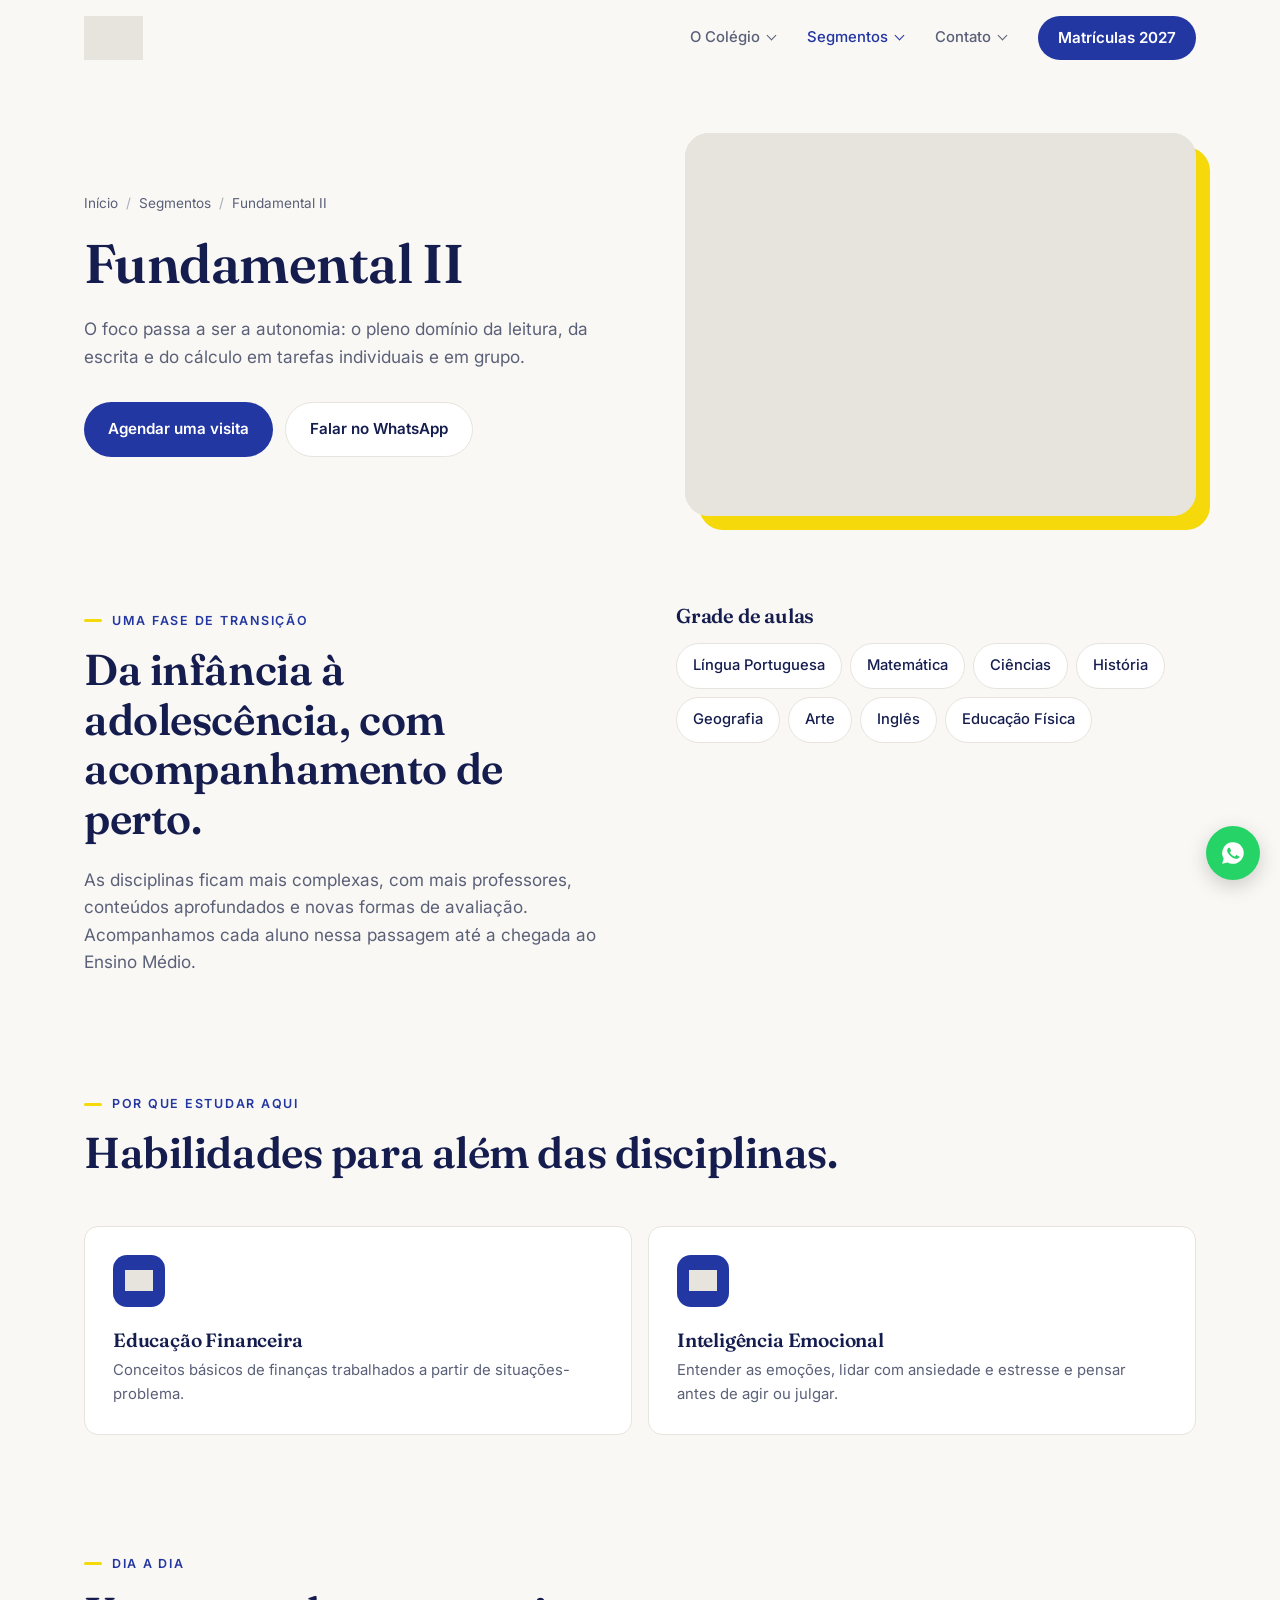
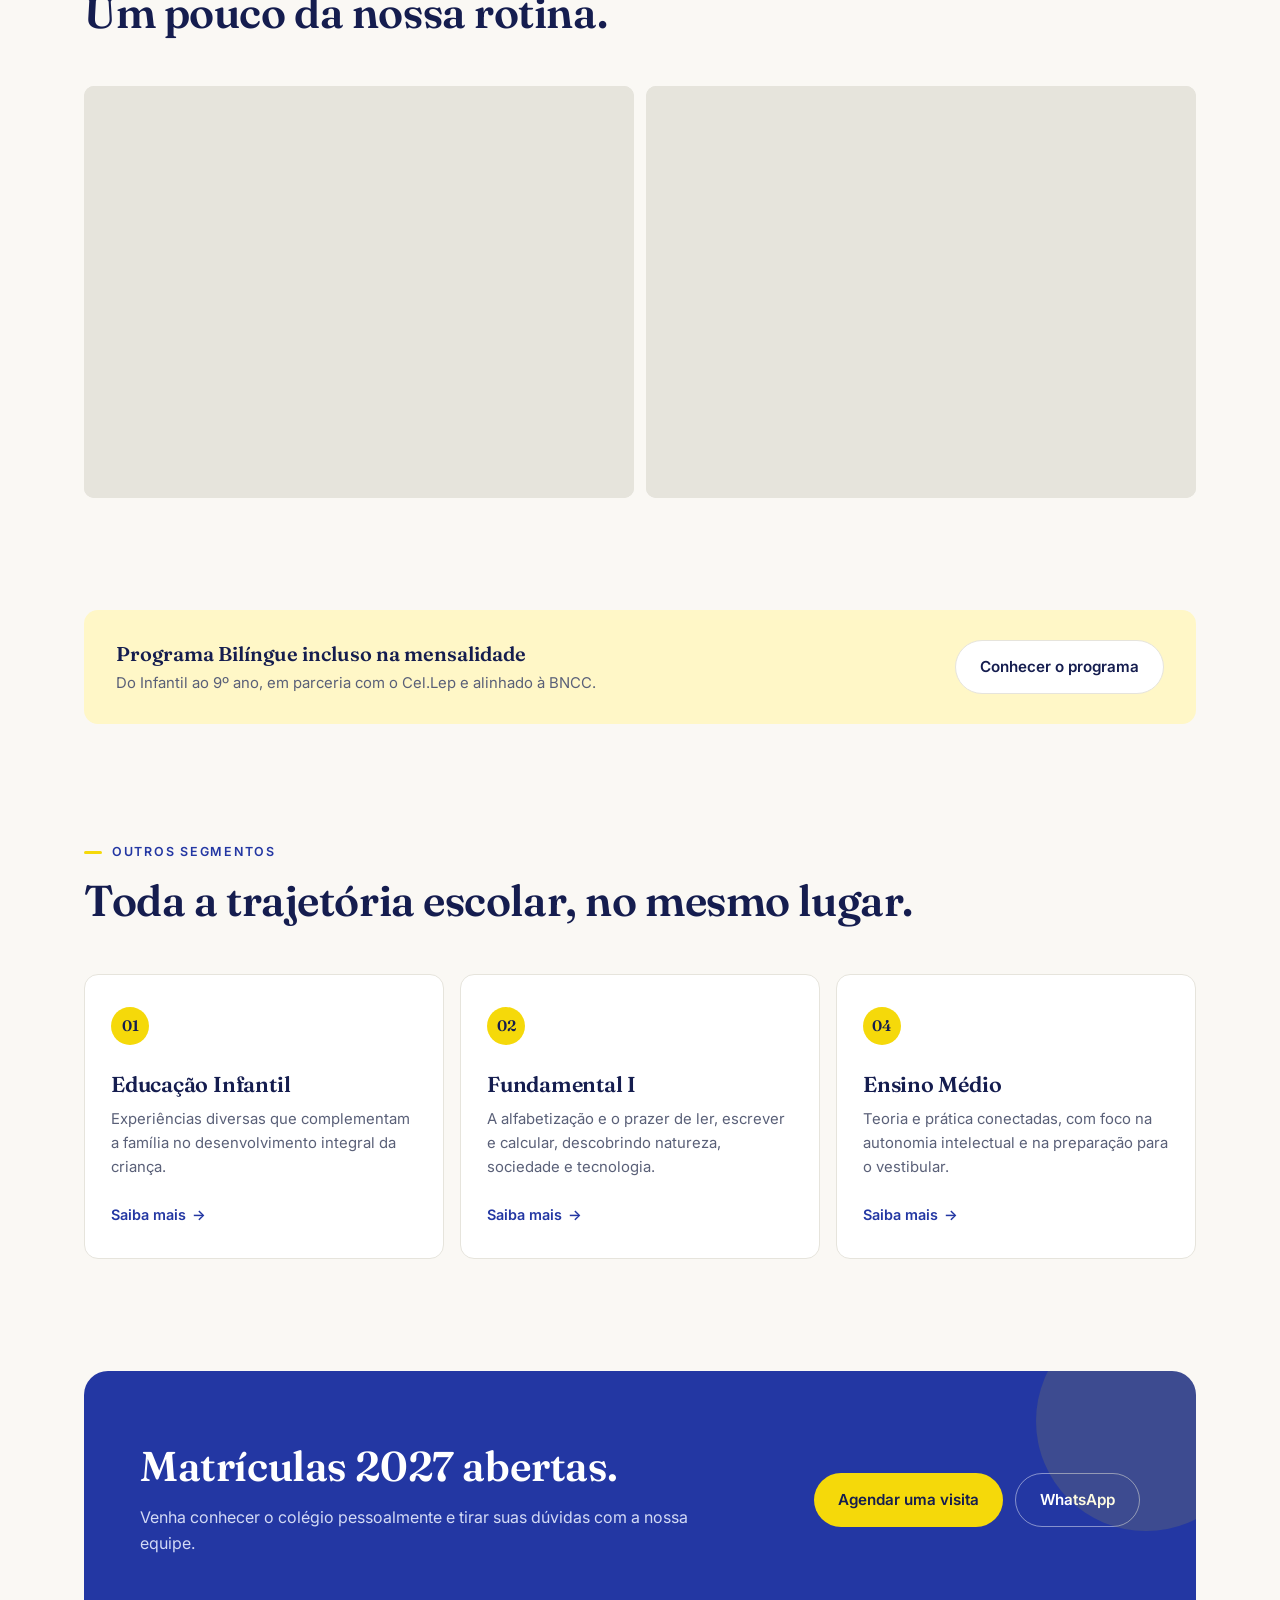
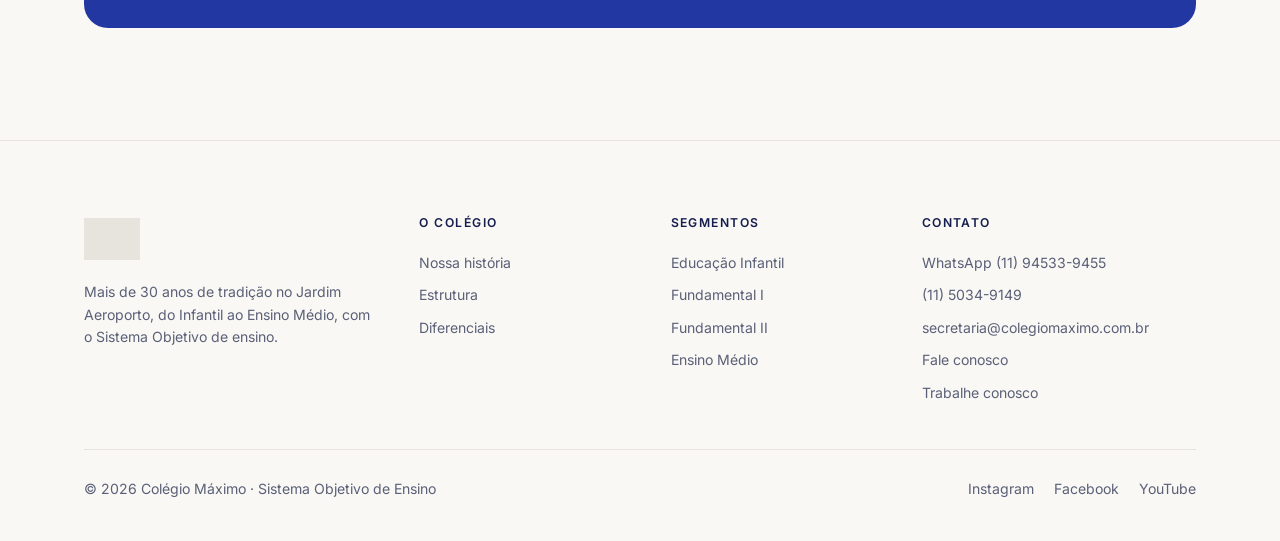
<file: fundamental-2.html>
<!doctype html>
<html lang="pt-BR">
<head>
<meta charset="utf-8">
<meta name="viewport" content="width=device-width, initial-scale=1">
<title>Fundamental II — Colégio Máximo</title>
<meta name="description" content="Ensino Fundamental II no Colégio Máximo: autonomia, grade completa, educação financeira e inteligência emocional.">
<link rel="preconnect" href="https://fonts.googleapis.com">
<link rel="preconnect" href="https://fonts.gstatic.com" crossorigin>
<link href="https://fonts.googleapis.com/css2?family=Fraunces:opsz,wght@9..144,400;9..144,600&family=Inter:wght@400;500;600&display=swap" rel="stylesheet">
<link rel="stylesheet" href="styles.css">
<script>
  // Se alguma imagem do site antigo não carregar, mostra um bloco neutro no lugar
  addEventListener('error',function(e){var t=e.target;if(t&&t.tagName==='IMG'&&!t.dataset.f){t.dataset.f=1;t.src="data:image/svg+xml,%3Csvg xmlns='http://www.w3.org/2000/svg' viewBox='0 0 4 3'%3E%3Crect width='4' height='3' fill='%23E6E4DC'/%3E%3C/svg%3E"}},true);
</script>
</head>
<body>

<header id="top">
  <div class="wrap nav">
    <a href="index.html" class="logo"><img src="https://colegiomaximo.com.br/img/logo.png" alt="Colégio Máximo"></a>
    <nav class="menu" id="menu">
      <div class="dd">
        <button class="dd-btn" type="button" aria-expanded="false" aria-haspopup="true">O Colégio</button>
        <div class="dd-menu"><a href="historia.html">Nossa história</a><a href="index.html#estrutura">Estrutura</a><a href="diferenciais.html">Diferenciais</a></div>
      </div>
      <div class="dd current">
        <button class="dd-btn" type="button" aria-expanded="false" aria-haspopup="true">Segmentos</button>
        <div class="dd-menu"><a href="infantil.html">Educação Infantil</a><a href="fundamental.html">Fundamental I</a><a href="fundamental-2.html" aria-current="page">Fundamental II</a><a href="medio.html">Ensino Médio</a></div>
      </div>
      <div class="dd">
        <button class="dd-btn" type="button" aria-expanded="false" aria-haspopup="true">Contato</button>
        <div class="dd-menu"><a href="index.html#contato">Fale conosco</a><a href="trabalhe-conosco.html">Trabalhe conosco</a></div>
      </div>
      <a href="matricula.html" class="btn btn-primary">Matrículas 2027</a>
    </nav>
    <button class="burger" id="burger" aria-label="Abrir menu" aria-expanded="false"><span></span><span></span><span></span></button>
  </div>
</header>

<main>

  <section class="page-hero">
    <div class="wrap hero-grid">
      <div>
        <nav class="crumbs" aria-label="Você está em"><a href="index.html">Início</a><span aria-hidden="true">/</span><span>Segmentos</span><span aria-hidden="true">/</span><span>Fundamental II</span></nav>
        <h1>Fundamental II</h1>
        <p class="lead">O foco passa a ser a autonomia: o pleno domínio da leitura, da escrita e do cálculo em tarefas individuais e em grupo.</p>
        <div class="actions" style="display:flex;gap:12px;flex-wrap:wrap;margin-top:32px"><a href="index.html#contato" class="btn btn-primary">Agendar uma visita</a><a href="https://api.whatsapp.com/send?phone=5511945339455" target="_blank" rel="noopener" class="btn btn-ghost">Falar no WhatsApp</a></div>
      </div>
      <div class="hero-img"><img src="https://colegiomaximo.com.br/img/segmento/fundamental-2-1.jpg" alt="Fundamental II"></div>
    </div>
  </section>

  <section style="padding-top:0">
    <div class="wrap split" style="align-items:start">
      <div>
        <span class="eyebrow">Uma fase de transição</span>
        <h2 class="reveal">Da infância à adolescência, com acompanhamento de perto.</h2>
        <p class="lead">As disciplinas ficam mais complexas, com mais professores, conteúdos aprofundados e novas formas de avaliação. Acompanhamos cada aluno nessa passagem até a chegada ao Ensino Médio.</p>
      </div>
      <div>
        <h3 class="sub">Grade de aulas</h3>
        <div class="chips">
          <span class="chip">Língua Portuguesa</span><span class="chip">Matemática</span><span class="chip">Ciências</span><span class="chip">História</span><span class="chip">Geografia</span><span class="chip">Arte</span><span class="chip">Inglês</span><span class="chip">Educação Física</span>
        </div>
      </div>
    </div>
  </section>

  <section style="padding-top:0">
    <div class="wrap">
      <div class="head">
        <div>
          <span class="eyebrow">Por que estudar aqui</span>
          <h2 class="reveal">Habilidades para além das disciplinas.</h2>
        </div>
        
      </div>
      <div class="cards">
        <div class="card"><div class="ico"><img src="https://colegiomaximo.com.br/img/cofrinho-amarelo.png" alt=""></div><h3>Educação Financeira</h3><p>Conceitos básicos de finanças trabalhados a partir de situações-problema.</p></div>
        <div class="card"><div class="ico"><img src="https://colegiomaximo.com.br/img/psychology-amarelo.png" alt=""></div><h3>Inteligência Emocional</h3><p>Entender as emoções, lidar com ansiedade e estresse e pensar antes de agir ou julgar.</p></div>
      </div>
    </div>
  </section>

  <section style="padding-top:0">
    <div class="wrap">
      <div class="head">
        <div>
          <span class="eyebrow">Dia a dia</span>
          <h2 class="reveal">Um pouco da nossa rotina.</h2>
        </div>
        
      </div>
      <div class="gallery-2">
        <img loading="lazy" src="https://colegiomaximo.com.br/img/segmento/fundamental-2-2.jpg" alt="Rotina do Fundamental II">
        <img loading="lazy" src="https://colegiomaximo.com.br/img/segmento/fundamental-2-3.jpg" alt="Rotina do Fundamental II">
      </div>
    </div>
  </section>

  <section style="padding-top:0">
    <div class="wrap">
      <div class="callout">
        <div><strong>Programa Bilíngue incluso na mensalidade</strong><span>Do Infantil ao 9º ano, em parceria com o Cel.Lep e alinhado à BNCC.</span></div>
        <a href="diferenciais.html" class="btn btn-ghost">Conhecer o programa</a>
      </div>
    </div>
  </section>

  <section style="padding-top:0">
    <div class="wrap">
      <div class="head">
        <div>
          <span class="eyebrow">Outros segmentos</span>
          <h2 class="reveal">Toda a trajetória escolar, no mesmo lugar.</h2>
        </div>
        
      </div>
      <div class="segments three">
        <a class="seg" href="infantil.html"><span class="num">01</span><h3>Educação Infantil</h3><p>Experiências diversas que complementam a família no desenvolvimento integral da criança.</p><span class="more">Saiba mais</span></a>
        <a class="seg" href="fundamental.html"><span class="num">02</span><h3>Fundamental I</h3><p>A alfabetização e o prazer de ler, escrever e calcular, descobrindo natureza, sociedade e tecnologia.</p><span class="more">Saiba mais</span></a>
        <a class="seg" href="medio.html"><span class="num">04</span><h3>Ensino Médio</h3><p>Teoria e prática conectadas, com foco na autonomia intelectual e na preparação para o vestibular.</p><span class="more">Saiba mais</span></a>
      </div>
    </div>
  </section>

  <section style="padding-top:0">
    <div class="wrap">
      <div class="cta">
        <div>
          <h2>Matrículas 2027 abertas.</h2>
          <p>Venha conhecer o colégio pessoalmente e tirar suas dúvidas com a nossa equipe.</p>
        </div>
        <div class="cta-actions">
          <a href="index.html#contato" class="btn btn-primary">Agendar uma visita</a>
          <a href="https://api.whatsapp.com/send?phone=5511945339455" target="_blank" rel="noopener" class="btn btn-outline-light">WhatsApp</a>
        </div>
      </div>
    </div>
  </section>
</main>

<footer>
  <div class="wrap">
    <div class="foot-grid">
      <div>
        <a href="index.html"><img src="https://colegiomaximo.com.br/img/logo.png" alt="Colégio Máximo"></a>
        <p>Mais de 30 anos de tradição no Jardim Aeroporto, do Infantil ao Ensino Médio, com o Sistema Objetivo de ensino.</p>
      </div>
      <div>
        <h4>O Colégio</h4>
        <a href="historia.html">Nossa história</a>
        <a href="index.html#estrutura">Estrutura</a>
        <a href="diferenciais.html">Diferenciais</a>
      </div>
      <div>
        <h4>Segmentos</h4>
        <a href="infantil.html">Educação Infantil</a>
        <a href="fundamental.html">Fundamental I</a>
        <a href="fundamental-2.html">Fundamental II</a>
        <a href="medio.html">Ensino Médio</a>
      </div>
      <div>
        <h4>Contato</h4>
        <a href="https://api.whatsapp.com/send?phone=5511945339455" target="_blank" rel="noopener">WhatsApp (11) 94533-9455</a>
        <a href="tel:+551150349149">(11) 5034-9149</a>
        <a href="mailto:secretaria@colegiomaximo.com.br">secretaria@colegiomaximo.com.br</a>
        <a href="index.html#contato">Fale conosco</a>
        <a href="trabalhe-conosco.html">Trabalhe conosco</a>
      </div>
    </div>
    <div class="foot">
      <span>© 2026 Colégio Máximo · Sistema Objetivo de Ensino</span>
      <div class="social">
        <a href="https://www.instagram.com/colegiomaximo/" target="_blank" rel="noopener">Instagram</a>
        <a href="https://www.facebook.com/colegiomaximosistemaobjetivo" target="_blank" rel="noopener">Facebook</a>
        <a href="https://www.youtube.com/channel/UCjk8oxZGq2tccNf1uH-bdWQ" target="_blank" rel="noopener">YouTube</a>
      </div>
    </div>
  </div>
</footer>

<a class="wa" href="https://api.whatsapp.com/send?phone=5511945339455" target="_blank" rel="noopener" aria-label="WhatsApp">
  <svg width="26" height="26" viewBox="0 0 24 24" fill="#fff"><path d="M12 2a10 10 0 0 0-8.6 15.1L2 22l5-1.3A10 10 0 1 0 12 2zm5.4 14.1c-.2.6-1.3 1.2-1.8 1.2-.5.1-1 .1-3.3-.8-2.7-1.1-4.4-3.9-4.6-4.1-.1-.2-1.1-1.4-1.1-2.7s.7-1.9.9-2.2c.2-.3.5-.3.7-.3h.5c.2 0 .4 0 .6.5l.8 2c.1.1.1.3 0 .5l-.3.5-.4.4c-.1.2-.3.3-.1.6.2.3.8 1.3 1.7 2.1 1.1 1 2.1 1.3 2.4 1.4.3.2.5.1.6-.1l.9-1c.2-.3.4-.2.6-.1l2 .9c.3.1.4.2.5.3.1.2.1.6-.1 1.2z"/></svg>
</a>

<script src="main.js"></script>
</body>
</html>
</file>
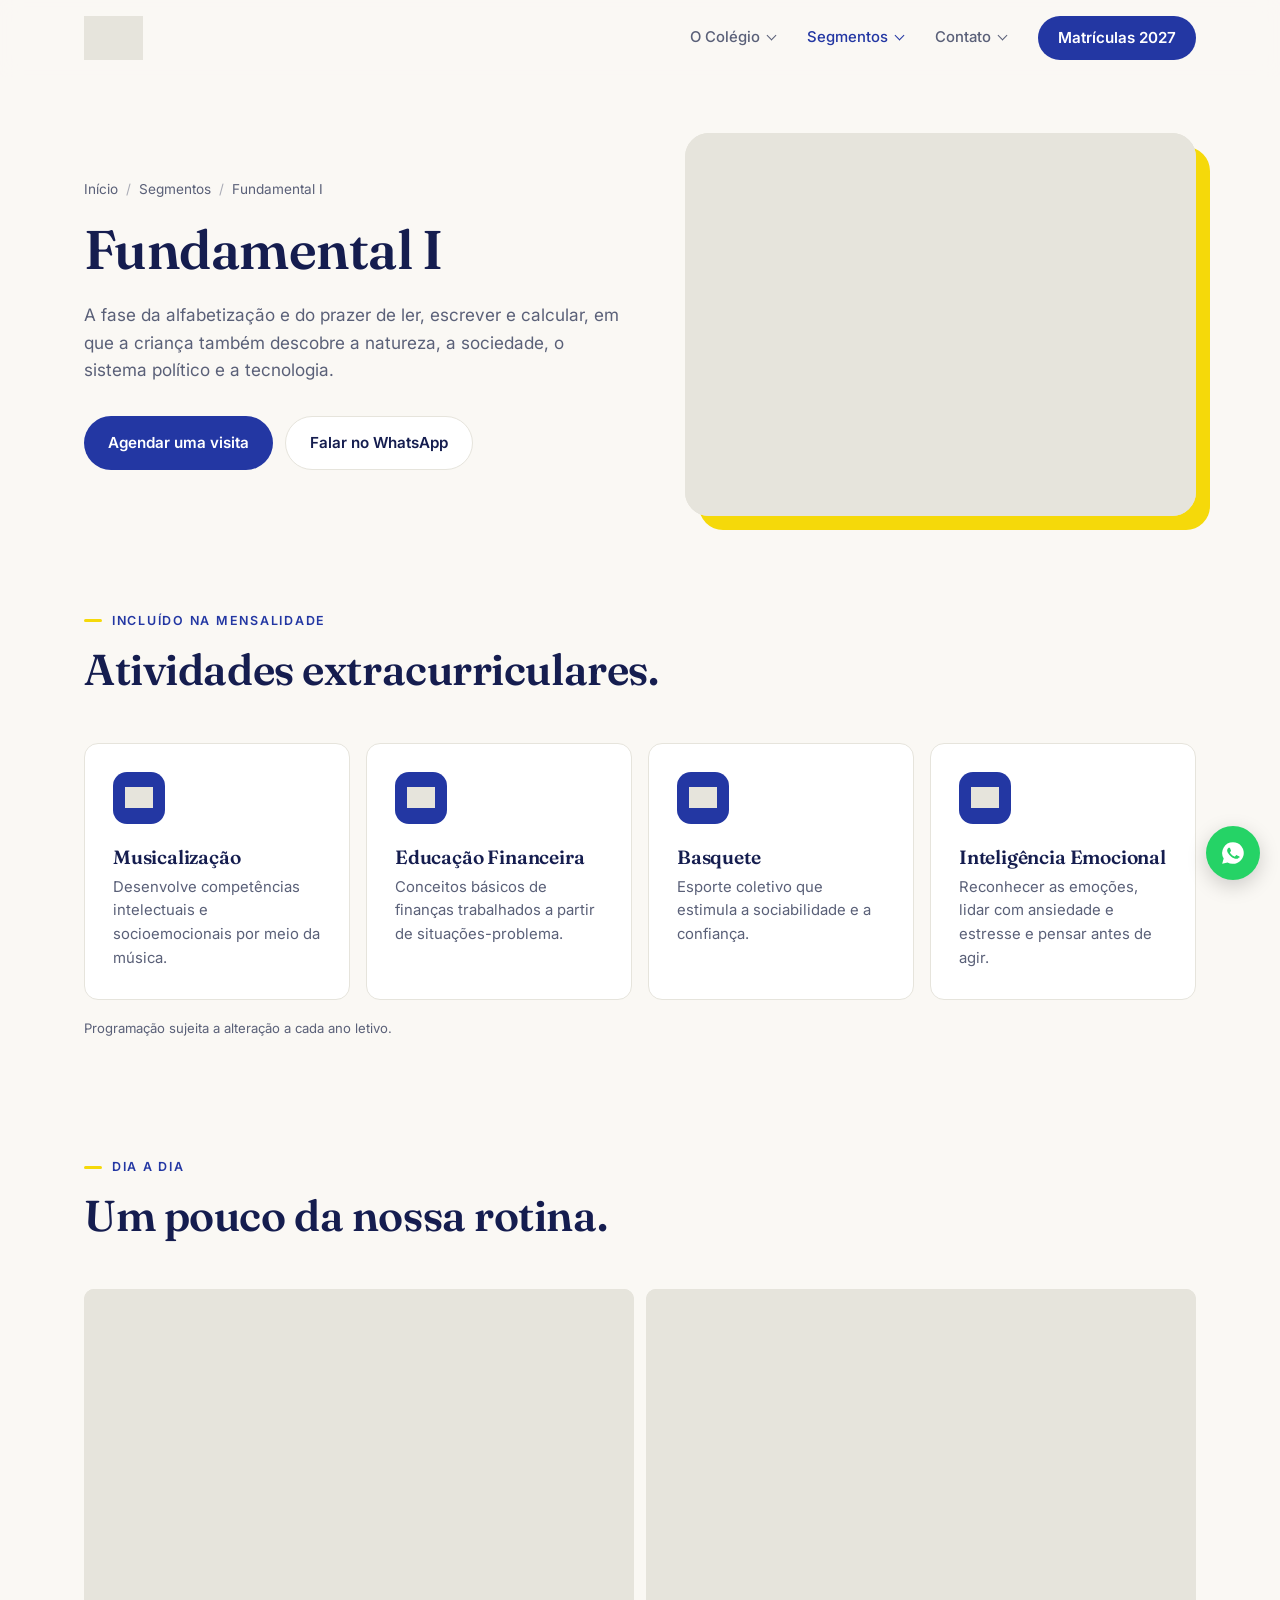
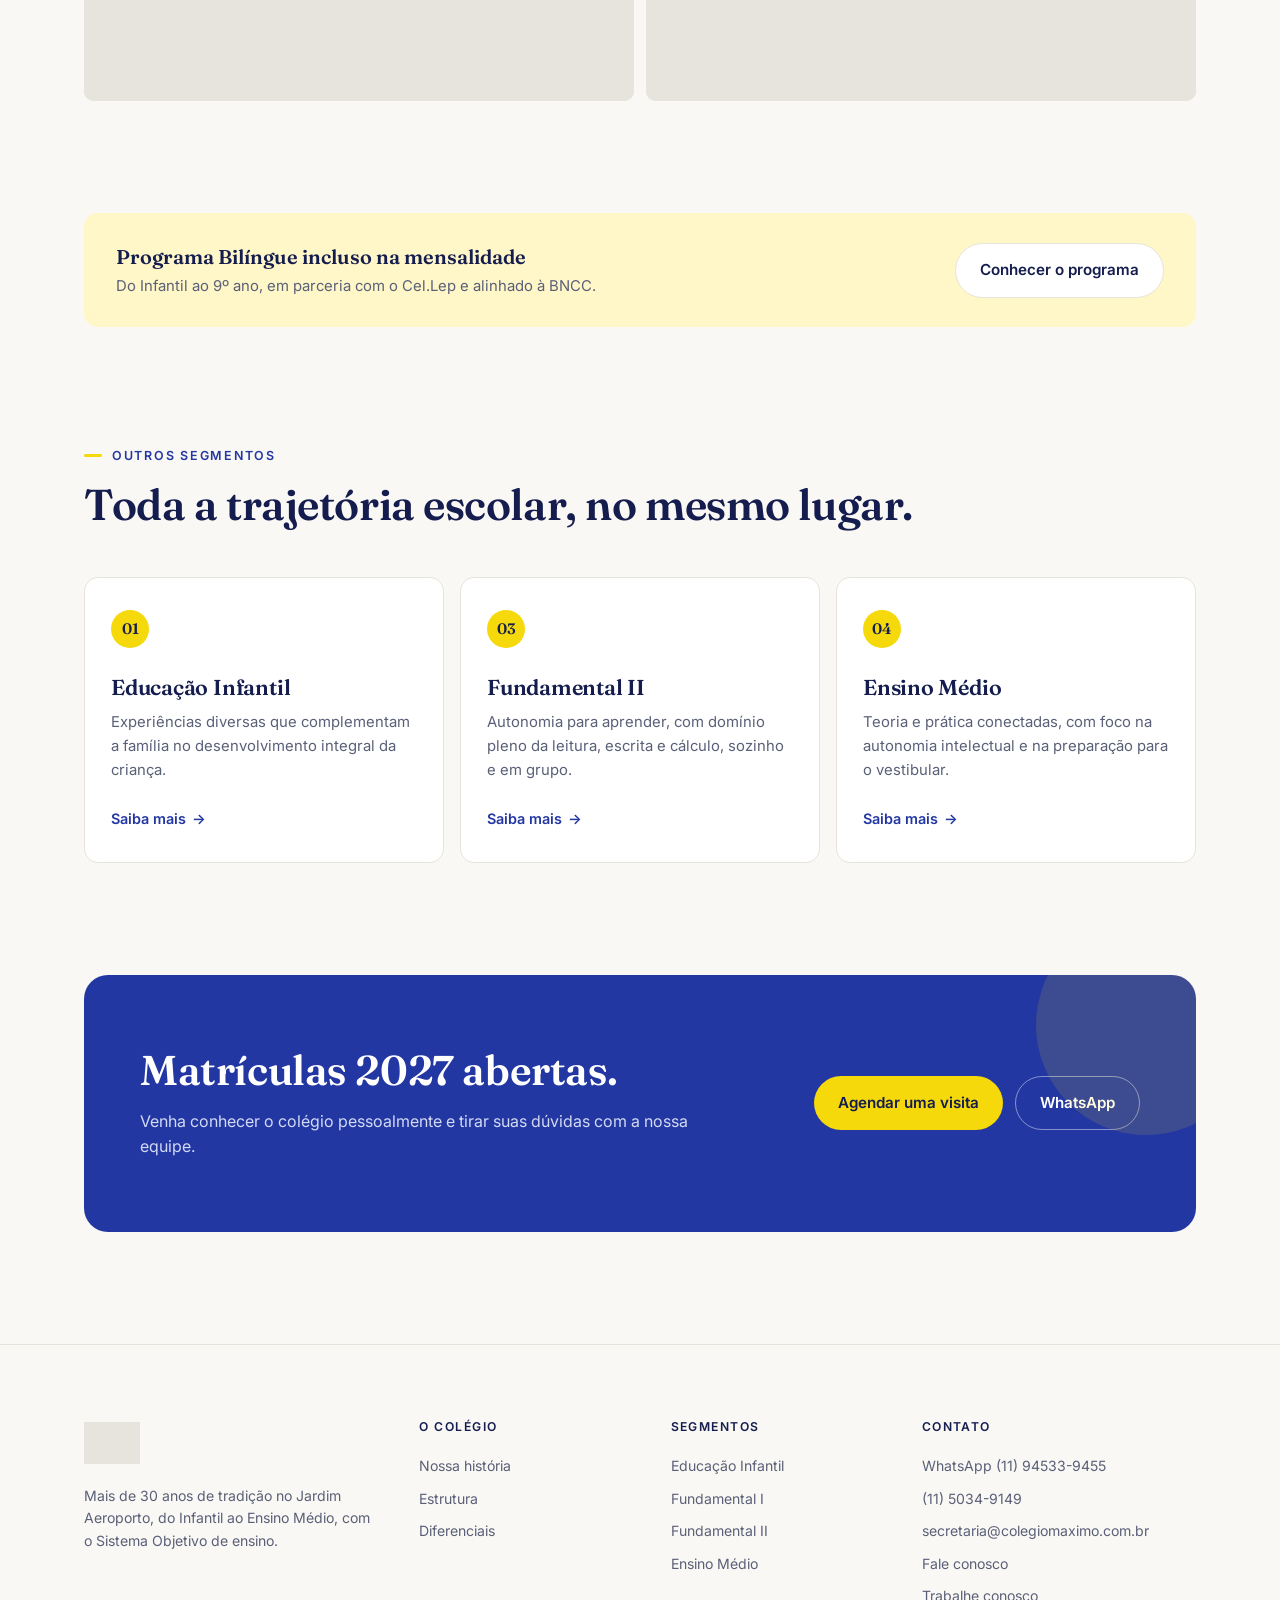
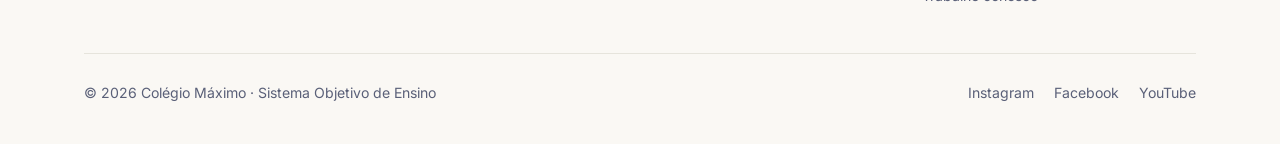
<file: fundamental.html>
<!doctype html>
<html lang="pt-BR">
<head>
<meta charset="utf-8">
<meta name="viewport" content="width=device-width, initial-scale=1">
<title>Fundamental I — Colégio Máximo</title>
<meta name="description" content="Ensino Fundamental I no Colégio Máximo: alfabetização, musicalização, educação financeira, basquete e inteligência emocional.">
<link rel="preconnect" href="https://fonts.googleapis.com">
<link rel="preconnect" href="https://fonts.gstatic.com" crossorigin>
<link href="https://fonts.googleapis.com/css2?family=Fraunces:opsz,wght@9..144,400;9..144,600&family=Inter:wght@400;500;600&display=swap" rel="stylesheet">
<link rel="stylesheet" href="styles.css">
<script>
  // Se alguma imagem do site antigo não carregar, mostra um bloco neutro no lugar
  addEventListener('error',function(e){var t=e.target;if(t&&t.tagName==='IMG'&&!t.dataset.f){t.dataset.f=1;t.src="data:image/svg+xml,%3Csvg xmlns='http://www.w3.org/2000/svg' viewBox='0 0 4 3'%3E%3Crect width='4' height='3' fill='%23E6E4DC'/%3E%3C/svg%3E"}},true);
</script>
</head>
<body>

<header id="top">
  <div class="wrap nav">
    <a href="index.html" class="logo"><img src="https://colegiomaximo.com.br/img/logo.png" alt="Colégio Máximo"></a>
    <nav class="menu" id="menu">
      <div class="dd">
        <button class="dd-btn" type="button" aria-expanded="false" aria-haspopup="true">O Colégio</button>
        <div class="dd-menu"><a href="historia.html">Nossa história</a><a href="index.html#estrutura">Estrutura</a><a href="diferenciais.html">Diferenciais</a></div>
      </div>
      <div class="dd current">
        <button class="dd-btn" type="button" aria-expanded="false" aria-haspopup="true">Segmentos</button>
        <div class="dd-menu"><a href="infantil.html">Educação Infantil</a><a href="fundamental.html" aria-current="page">Fundamental I</a><a href="fundamental-2.html">Fundamental II</a><a href="medio.html">Ensino Médio</a></div>
      </div>
      <div class="dd">
        <button class="dd-btn" type="button" aria-expanded="false" aria-haspopup="true">Contato</button>
        <div class="dd-menu"><a href="index.html#contato">Fale conosco</a><a href="trabalhe-conosco.html">Trabalhe conosco</a></div>
      </div>
      <a href="matricula.html" class="btn btn-primary">Matrículas 2027</a>
    </nav>
    <button class="burger" id="burger" aria-label="Abrir menu" aria-expanded="false"><span></span><span></span><span></span></button>
  </div>
</header>

<main>

  <section class="page-hero">
    <div class="wrap hero-grid">
      <div>
        <nav class="crumbs" aria-label="Você está em"><a href="index.html">Início</a><span aria-hidden="true">/</span><span>Segmentos</span><span aria-hidden="true">/</span><span>Fundamental I</span></nav>
        <h1>Fundamental I</h1>
        <p class="lead">A fase da alfabetização e do prazer de ler, escrever e calcular, em que a criança também descobre a natureza, a sociedade, o sistema político e a tecnologia.</p>
        <div class="actions" style="display:flex;gap:12px;flex-wrap:wrap;margin-top:32px"><a href="index.html#contato" class="btn btn-primary">Agendar uma visita</a><a href="https://api.whatsapp.com/send?phone=5511945339455" target="_blank" rel="noopener" class="btn btn-ghost">Falar no WhatsApp</a></div>
      </div>
      <div class="hero-img"><img src="https://colegiomaximo.com.br/img/segmento/fundamental-1-1.jpg" alt="Fundamental I"></div>
    </div>
  </section>

  <section style="padding-top:0">
    <div class="wrap">
      <div class="head">
        <div>
          <span class="eyebrow">Incluído na mensalidade</span>
          <h2 class="reveal">Atividades extracurriculares.</h2>
        </div>
        
      </div>
      <div class="cards">
        <div class="card"><div class="ico"><img src="https://colegiomaximo.com.br/img/musical-amarelo.png" alt=""></div><h3>Musicalização</h3><p>Desenvolve competências intelectuais e socioemocionais por meio da música.</p></div>
        <div class="card"><div class="ico"><img src="https://colegiomaximo.com.br/img/cofrinho-amarelo.png" alt=""></div><h3>Educação Financeira</h3><p>Conceitos básicos de finanças trabalhados a partir de situações-problema.</p></div>
        <div class="card"><div class="ico"><img src="https://colegiomaximo.com.br/img/basquete-amarelo.png" alt=""></div><h3>Basquete</h3><p>Esporte coletivo que estimula a sociabilidade e a confiança.</p></div>
        <div class="card"><div class="ico"><img src="https://colegiomaximo.com.br/img/psychology-amarelo.png" alt=""></div><h3>Inteligência Emocional</h3><p>Reconhecer as emoções, lidar com ansiedade e estresse e pensar antes de agir.</p></div>
      </div>
      <p class="note">Programação sujeita a alteração a cada ano letivo.</p>
    </div>
  </section>

  <section style="padding-top:0">
    <div class="wrap">
      <div class="head">
        <div>
          <span class="eyebrow">Dia a dia</span>
          <h2 class="reveal">Um pouco da nossa rotina.</h2>
        </div>
        
      </div>
      <div class="gallery-2">
        <img loading="lazy" src="https://colegiomaximo.com.br/img/segmento/fundamental-1-2.jpeg" alt="Rotina do Fundamental I">
        <img loading="lazy" src="https://colegiomaximo.com.br/img/segmento/fundamental-1-3.jpg" alt="Rotina do Fundamental I">
      </div>
    </div>
  </section>

  <section style="padding-top:0">
    <div class="wrap">
      <div class="callout">
        <div><strong>Programa Bilíngue incluso na mensalidade</strong><span>Do Infantil ao 9º ano, em parceria com o Cel.Lep e alinhado à BNCC.</span></div>
        <a href="diferenciais.html" class="btn btn-ghost">Conhecer o programa</a>
      </div>
    </div>
  </section>

  <section style="padding-top:0">
    <div class="wrap">
      <div class="head">
        <div>
          <span class="eyebrow">Outros segmentos</span>
          <h2 class="reveal">Toda a trajetória escolar, no mesmo lugar.</h2>
        </div>
        
      </div>
      <div class="segments three">
        <a class="seg" href="infantil.html"><span class="num">01</span><h3>Educação Infantil</h3><p>Experiências diversas que complementam a família no desenvolvimento integral da criança.</p><span class="more">Saiba mais</span></a>
        <a class="seg" href="fundamental-2.html"><span class="num">03</span><h3>Fundamental II</h3><p>Autonomia para aprender, com domínio pleno da leitura, escrita e cálculo, sozinho e em grupo.</p><span class="more">Saiba mais</span></a>
        <a class="seg" href="medio.html"><span class="num">04</span><h3>Ensino Médio</h3><p>Teoria e prática conectadas, com foco na autonomia intelectual e na preparação para o vestibular.</p><span class="more">Saiba mais</span></a>
      </div>
    </div>
  </section>

  <section style="padding-top:0">
    <div class="wrap">
      <div class="cta">
        <div>
          <h2>Matrículas 2027 abertas.</h2>
          <p>Venha conhecer o colégio pessoalmente e tirar suas dúvidas com a nossa equipe.</p>
        </div>
        <div class="cta-actions">
          <a href="index.html#contato" class="btn btn-primary">Agendar uma visita</a>
          <a href="https://api.whatsapp.com/send?phone=5511945339455" target="_blank" rel="noopener" class="btn btn-outline-light">WhatsApp</a>
        </div>
      </div>
    </div>
  </section>
</main>

<footer>
  <div class="wrap">
    <div class="foot-grid">
      <div>
        <a href="index.html"><img src="https://colegiomaximo.com.br/img/logo.png" alt="Colégio Máximo"></a>
        <p>Mais de 30 anos de tradição no Jardim Aeroporto, do Infantil ao Ensino Médio, com o Sistema Objetivo de ensino.</p>
      </div>
      <div>
        <h4>O Colégio</h4>
        <a href="historia.html">Nossa história</a>
        <a href="index.html#estrutura">Estrutura</a>
        <a href="diferenciais.html">Diferenciais</a>
      </div>
      <div>
        <h4>Segmentos</h4>
        <a href="infantil.html">Educação Infantil</a>
        <a href="fundamental.html">Fundamental I</a>
        <a href="fundamental-2.html">Fundamental II</a>
        <a href="medio.html">Ensino Médio</a>
      </div>
      <div>
        <h4>Contato</h4>
        <a href="https://api.whatsapp.com/send?phone=5511945339455" target="_blank" rel="noopener">WhatsApp (11) 94533-9455</a>
        <a href="tel:+551150349149">(11) 5034-9149</a>
        <a href="mailto:secretaria@colegiomaximo.com.br">secretaria@colegiomaximo.com.br</a>
        <a href="index.html#contato">Fale conosco</a>
        <a href="trabalhe-conosco.html">Trabalhe conosco</a>
      </div>
    </div>
    <div class="foot">
      <span>© 2026 Colégio Máximo · Sistema Objetivo de Ensino</span>
      <div class="social">
        <a href="https://www.instagram.com/colegiomaximo/" target="_blank" rel="noopener">Instagram</a>
        <a href="https://www.facebook.com/colegiomaximosistemaobjetivo" target="_blank" rel="noopener">Facebook</a>
        <a href="https://www.youtube.com/channel/UCjk8oxZGq2tccNf1uH-bdWQ" target="_blank" rel="noopener">YouTube</a>
      </div>
    </div>
  </div>
</footer>

<a class="wa" href="https://api.whatsapp.com/send?phone=5511945339455" target="_blank" rel="noopener" aria-label="WhatsApp">
  <svg width="26" height="26" viewBox="0 0 24 24" fill="#fff"><path d="M12 2a10 10 0 0 0-8.6 15.1L2 22l5-1.3A10 10 0 1 0 12 2zm5.4 14.1c-.2.6-1.3 1.2-1.8 1.2-.5.1-1 .1-3.3-.8-2.7-1.1-4.4-3.9-4.6-4.1-.1-.2-1.1-1.4-1.1-2.7s.7-1.9.9-2.2c.2-.3.5-.3.7-.3h.5c.2 0 .4 0 .6.5l.8 2c.1.1.1.3 0 .5l-.3.5-.4.4c-.1.2-.3.3-.1.6.2.3.8 1.3 1.7 2.1 1.1 1 2.1 1.3 2.4 1.4.3.2.5.1.6-.1l.9-1c.2-.3.4-.2.6-.1l2 .9c.3.1.4.2.5.3.1.2.1.6-.1 1.2z"/></svg>
</a>

<script src="main.js"></script>
</body>
</html>
</file>
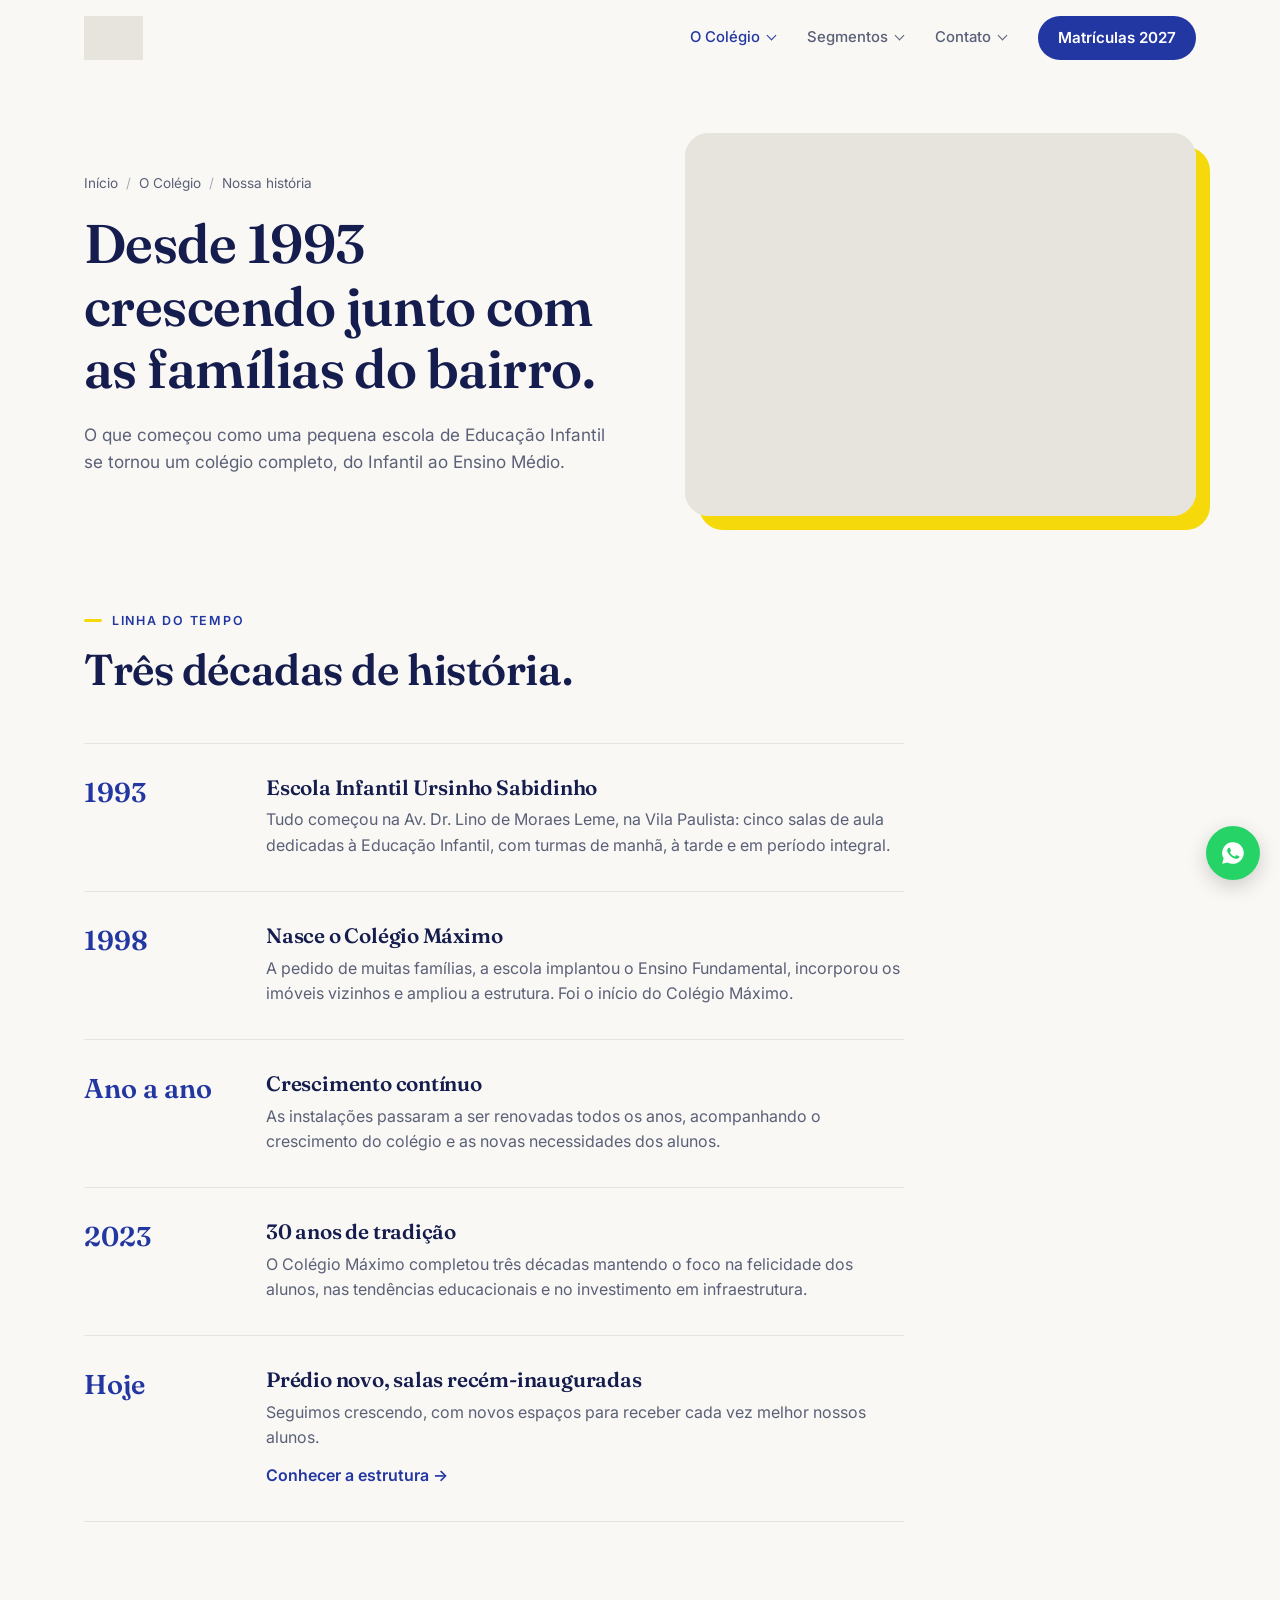
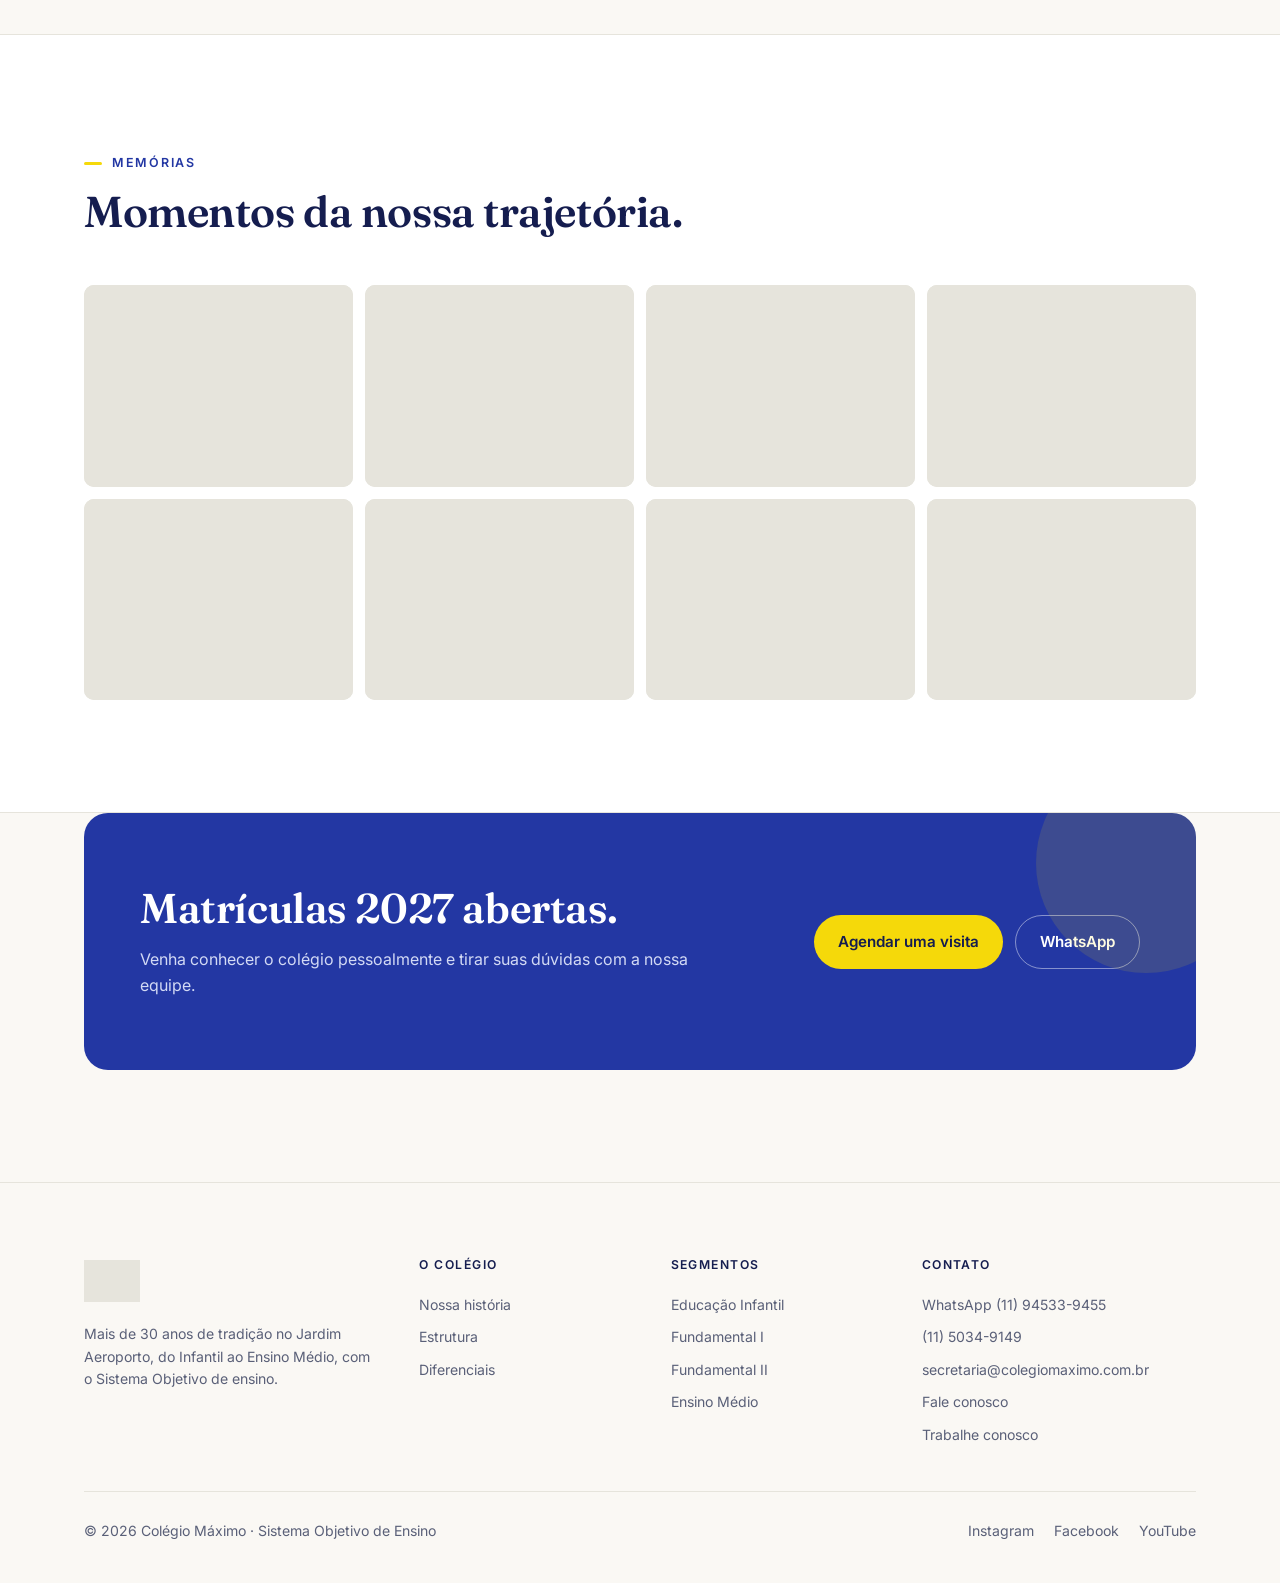
<file: historia.html>
<!doctype html>
<html lang="pt-BR">
<head>
<meta charset="utf-8">
<meta name="viewport" content="width=device-width, initial-scale=1">
<title>Nossa história — Colégio Máximo</title>
<meta name="description" content="Desde 1993 no Jardim Aeroporto: a história do Colégio Máximo, da Escola Ursinho Sabidinho aos 30 anos de tradição.">
<link rel="preconnect" href="https://fonts.googleapis.com">
<link rel="preconnect" href="https://fonts.gstatic.com" crossorigin>
<link href="https://fonts.googleapis.com/css2?family=Fraunces:opsz,wght@9..144,400;9..144,600&family=Inter:wght@400;500;600&display=swap" rel="stylesheet">
<link rel="stylesheet" href="styles.css">
<script>
  // Se alguma imagem do site antigo não carregar, mostra um bloco neutro no lugar
  addEventListener('error',function(e){var t=e.target;if(t&&t.tagName==='IMG'&&!t.dataset.f){t.dataset.f=1;t.src="data:image/svg+xml,%3Csvg xmlns='http://www.w3.org/2000/svg' viewBox='0 0 4 3'%3E%3Crect width='4' height='3' fill='%23E6E4DC'/%3E%3C/svg%3E"}},true);
</script>
</head>
<body>

<header id="top">
  <div class="wrap nav">
    <a href="index.html" class="logo"><img src="https://colegiomaximo.com.br/img/logo.png" alt="Colégio Máximo"></a>
    <nav class="menu" id="menu">
      <div class="dd current">
        <button class="dd-btn" type="button" aria-expanded="false" aria-haspopup="true">O Colégio</button>
        <div class="dd-menu"><a href="historia.html" aria-current="page">Nossa história</a><a href="index.html#estrutura">Estrutura</a><a href="diferenciais.html">Diferenciais</a></div>
      </div>
      <div class="dd">
        <button class="dd-btn" type="button" aria-expanded="false" aria-haspopup="true">Segmentos</button>
        <div class="dd-menu"><a href="infantil.html">Educação Infantil</a><a href="fundamental.html">Fundamental I</a><a href="fundamental-2.html">Fundamental II</a><a href="medio.html">Ensino Médio</a></div>
      </div>
      <div class="dd">
        <button class="dd-btn" type="button" aria-expanded="false" aria-haspopup="true">Contato</button>
        <div class="dd-menu"><a href="index.html#contato">Fale conosco</a><a href="trabalhe-conosco.html">Trabalhe conosco</a></div>
      </div>
      <a href="matricula.html" class="btn btn-primary">Matrículas 2027</a>
    </nav>
    <button class="burger" id="burger" aria-label="Abrir menu" aria-expanded="false"><span></span><span></span><span></span></button>
  </div>
</header>

<main>

  <section class="page-hero">
    <div class="wrap hero-grid">
      <div>
        <nav class="crumbs" aria-label="Você está em"><a href="index.html">Início</a><span aria-hidden="true">/</span><span>O Colégio</span><span aria-hidden="true">/</span><span>Nossa história</span></nav>
        <h1>Desde 1993 crescendo junto com as famílias do bairro.</h1>
        <p class="lead">O que começou como uma pequena escola de Educação Infantil se tornou um colégio completo, do Infantil ao Ensino Médio.</p>
        
      </div>
      <div class="hero-img"><img src="https://colegiomaximo.com.br/img/sobre-nos/1.jpg" alt="Nossa história"></div>
    </div>
  </section>

  <section style="padding-top:0">
    <div class="wrap">
      <div class="head">
        <div>
          <span class="eyebrow">Linha do tempo</span>
          <h2 class="reveal">Três décadas de história.</h2>
        </div>
        
      </div>
      <div class="timeline">
        <div class="tl-item"><div class="tl-year">1993</div><div><h3>Escola Infantil Ursinho Sabidinho</h3><p>Tudo começou na Av. Dr. Lino de Moraes Leme, na Vila Paulista: cinco salas de aula dedicadas à Educação Infantil, com turmas de manhã, à tarde e em período integral.</p></div></div>
        <div class="tl-item"><div class="tl-year">1998</div><div><h3>Nasce o Colégio Máximo</h3><p>A pedido de muitas famílias, a escola implantou o Ensino Fundamental, incorporou os imóveis vizinhos e ampliou a estrutura. Foi o início do Colégio Máximo.</p></div></div>
        <div class="tl-item"><div class="tl-year">Ano a ano</div><div><h3>Crescimento contínuo</h3><p>As instalações passaram a ser renovadas todos os anos, acompanhando o crescimento do colégio e as novas necessidades dos alunos.</p></div></div>
        <div class="tl-item"><div class="tl-year">2023</div><div><h3>30 anos de tradição</h3><p>O Colégio Máximo completou três décadas mantendo o foco na felicidade dos alunos, nas tendências educacionais e no investimento em infraestrutura.</p></div></div>
        <div class="tl-item"><div class="tl-year">Hoje</div><div><h3>Prédio novo, salas recém-inauguradas</h3><p>Seguimos crescendo, com novos espaços para receber cada vez melhor nossos alunos.</p><a href="index.html#estrutura">Conhecer a estrutura →</a></div></div>
      </div>
    </div>
  </section>

  <section class="alt">
    <div class="wrap">
      <div class="head">
        <div>
          <span class="eyebrow">Memórias</span>
          <h2 class="reveal">Momentos da nossa trajetória.</h2>
        </div>
        
      </div>
      <div class="gallery-grid">
        <img loading="lazy" src="https://colegiomaximo.com.br/img/sobre-nos/2.jpg" alt="Memória do Colégio Máximo">
        <img loading="lazy" src="https://colegiomaximo.com.br/img/sobre-nos/3.jpg" alt="Memória do Colégio Máximo">
        <img loading="lazy" src="https://colegiomaximo.com.br/img/sobre-nos/4.jpg" alt="Memória do Colégio Máximo">
        <img loading="lazy" src="https://colegiomaximo.com.br/img/sobre-nos/5.jpg" alt="Memória do Colégio Máximo">
        <img loading="lazy" src="https://colegiomaximo.com.br/img/sobre-nos/6.jpg" alt="Memória do Colégio Máximo">
        <img loading="lazy" src="https://colegiomaximo.com.br/img/sobre-nos/7.jpg" alt="Memória do Colégio Máximo">
        <img loading="lazy" src="https://colegiomaximo.com.br/img/sobre-nos/8.jpg" alt="Memória do Colégio Máximo">
        <img loading="lazy" src="https://colegiomaximo.com.br/img/sobre-nos/9.jpg" alt="Memória do Colégio Máximo">
      </div>
    </div>
  </section>

  <section style="padding-top:0">
    <div class="wrap">
      <div class="cta">
        <div>
          <h2>Matrículas 2027 abertas.</h2>
          <p>Venha conhecer o colégio pessoalmente e tirar suas dúvidas com a nossa equipe.</p>
        </div>
        <div class="cta-actions">
          <a href="index.html#contato" class="btn btn-primary">Agendar uma visita</a>
          <a href="https://api.whatsapp.com/send?phone=5511945339455" target="_blank" rel="noopener" class="btn btn-outline-light">WhatsApp</a>
        </div>
      </div>
    </div>
  </section>
</main>

<footer>
  <div class="wrap">
    <div class="foot-grid">
      <div>
        <a href="index.html"><img src="https://colegiomaximo.com.br/img/logo.png" alt="Colégio Máximo"></a>
        <p>Mais de 30 anos de tradição no Jardim Aeroporto, do Infantil ao Ensino Médio, com o Sistema Objetivo de ensino.</p>
      </div>
      <div>
        <h4>O Colégio</h4>
        <a href="historia.html">Nossa história</a>
        <a href="index.html#estrutura">Estrutura</a>
        <a href="diferenciais.html">Diferenciais</a>
      </div>
      <div>
        <h4>Segmentos</h4>
        <a href="infantil.html">Educação Infantil</a>
        <a href="fundamental.html">Fundamental I</a>
        <a href="fundamental-2.html">Fundamental II</a>
        <a href="medio.html">Ensino Médio</a>
      </div>
      <div>
        <h4>Contato</h4>
        <a href="https://api.whatsapp.com/send?phone=5511945339455" target="_blank" rel="noopener">WhatsApp (11) 94533-9455</a>
        <a href="tel:+551150349149">(11) 5034-9149</a>
        <a href="mailto:secretaria@colegiomaximo.com.br">secretaria@colegiomaximo.com.br</a>
        <a href="index.html#contato">Fale conosco</a>
        <a href="trabalhe-conosco.html">Trabalhe conosco</a>
      </div>
    </div>
    <div class="foot">
      <span>© 2026 Colégio Máximo · Sistema Objetivo de Ensino</span>
      <div class="social">
        <a href="https://www.instagram.com/colegiomaximo/" target="_blank" rel="noopener">Instagram</a>
        <a href="https://www.facebook.com/colegiomaximosistemaobjetivo" target="_blank" rel="noopener">Facebook</a>
        <a href="https://www.youtube.com/channel/UCjk8oxZGq2tccNf1uH-bdWQ" target="_blank" rel="noopener">YouTube</a>
      </div>
    </div>
  </div>
</footer>

<a class="wa" href="https://api.whatsapp.com/send?phone=5511945339455" target="_blank" rel="noopener" aria-label="WhatsApp">
  <svg width="26" height="26" viewBox="0 0 24 24" fill="#fff"><path d="M12 2a10 10 0 0 0-8.6 15.1L2 22l5-1.3A10 10 0 1 0 12 2zm5.4 14.1c-.2.6-1.3 1.2-1.8 1.2-.5.1-1 .1-3.3-.8-2.7-1.1-4.4-3.9-4.6-4.1-.1-.2-1.1-1.4-1.1-2.7s.7-1.9.9-2.2c.2-.3.5-.3.7-.3h.5c.2 0 .4 0 .6.5l.8 2c.1.1.1.3 0 .5l-.3.5-.4.4c-.1.2-.3.3-.1.6.2.3.8 1.3 1.7 2.1 1.1 1 2.1 1.3 2.4 1.4.3.2.5.1.6-.1l.9-1c.2-.3.4-.2.6-.1l2 .9c.3.1.4.2.5.3.1.2.1.6-.1 1.2z"/></svg>
</a>

<script src="main.js"></script>
</body>
</html>
</file>
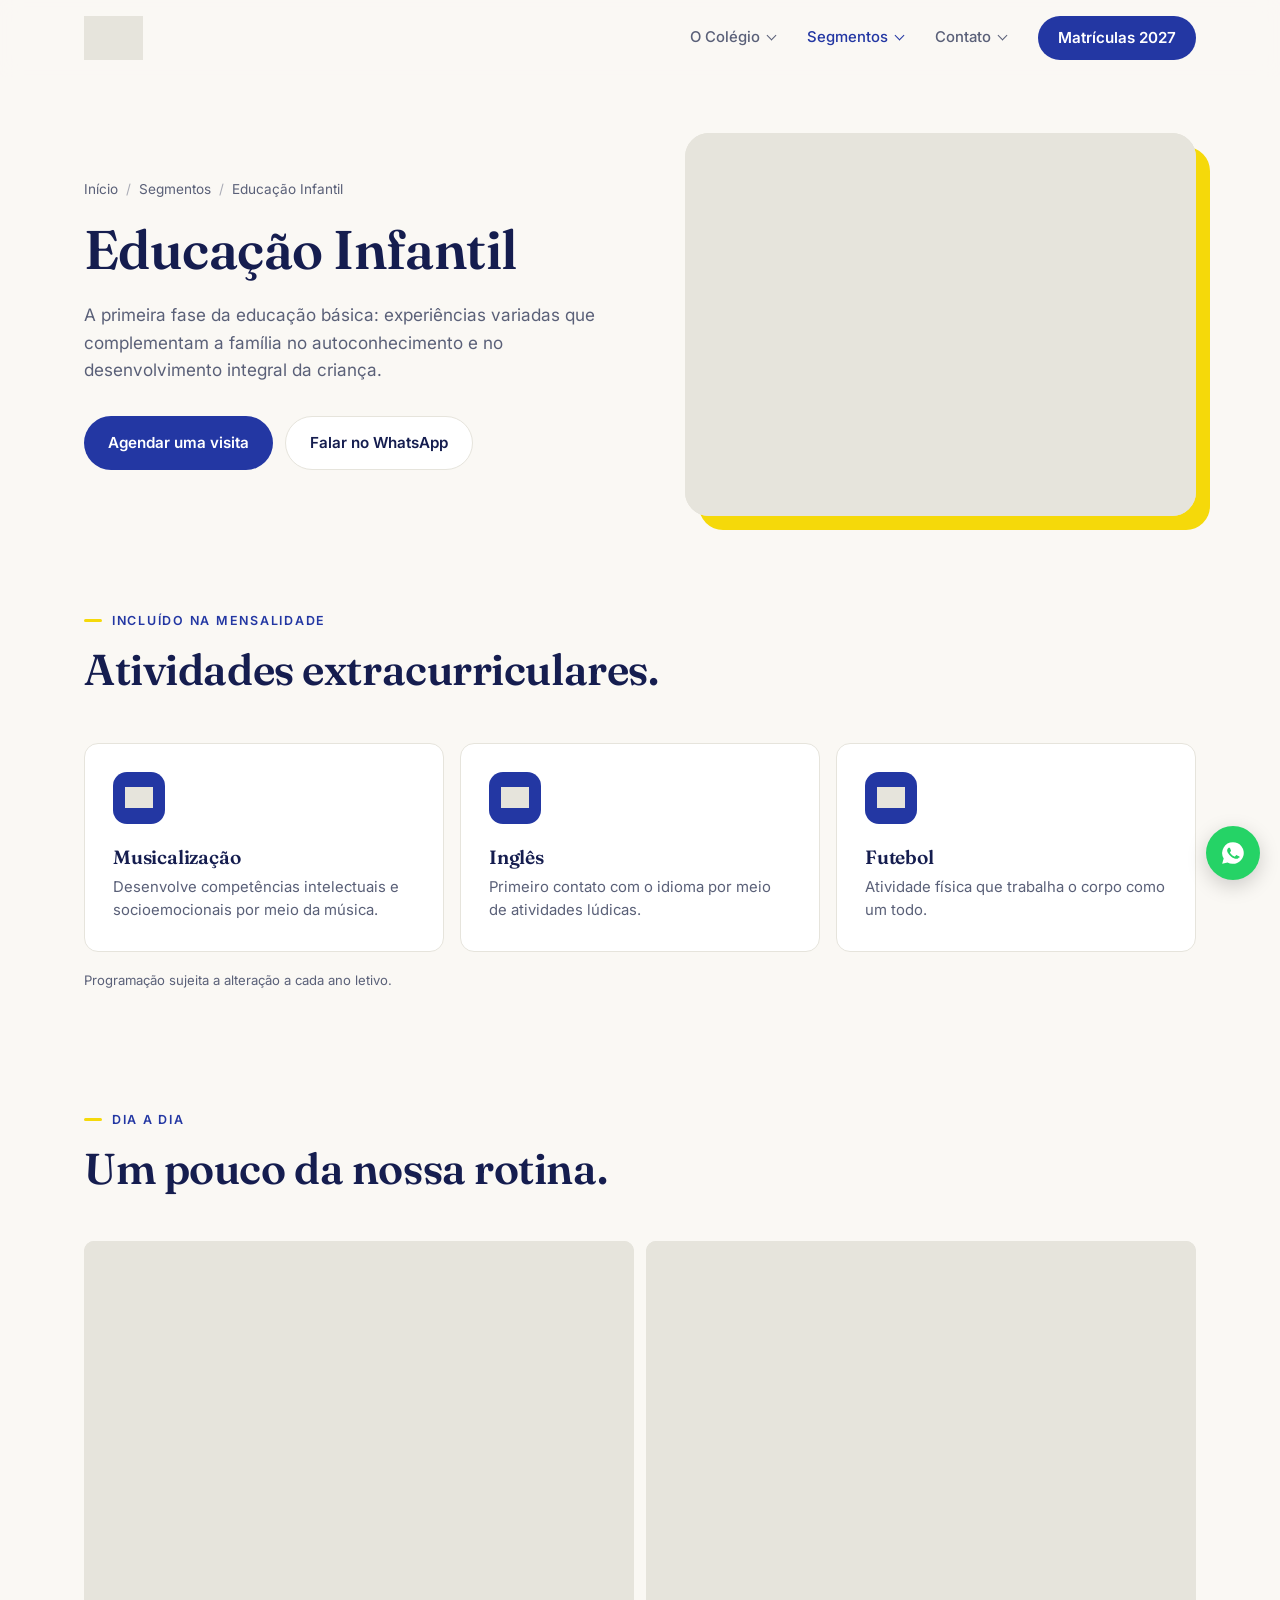
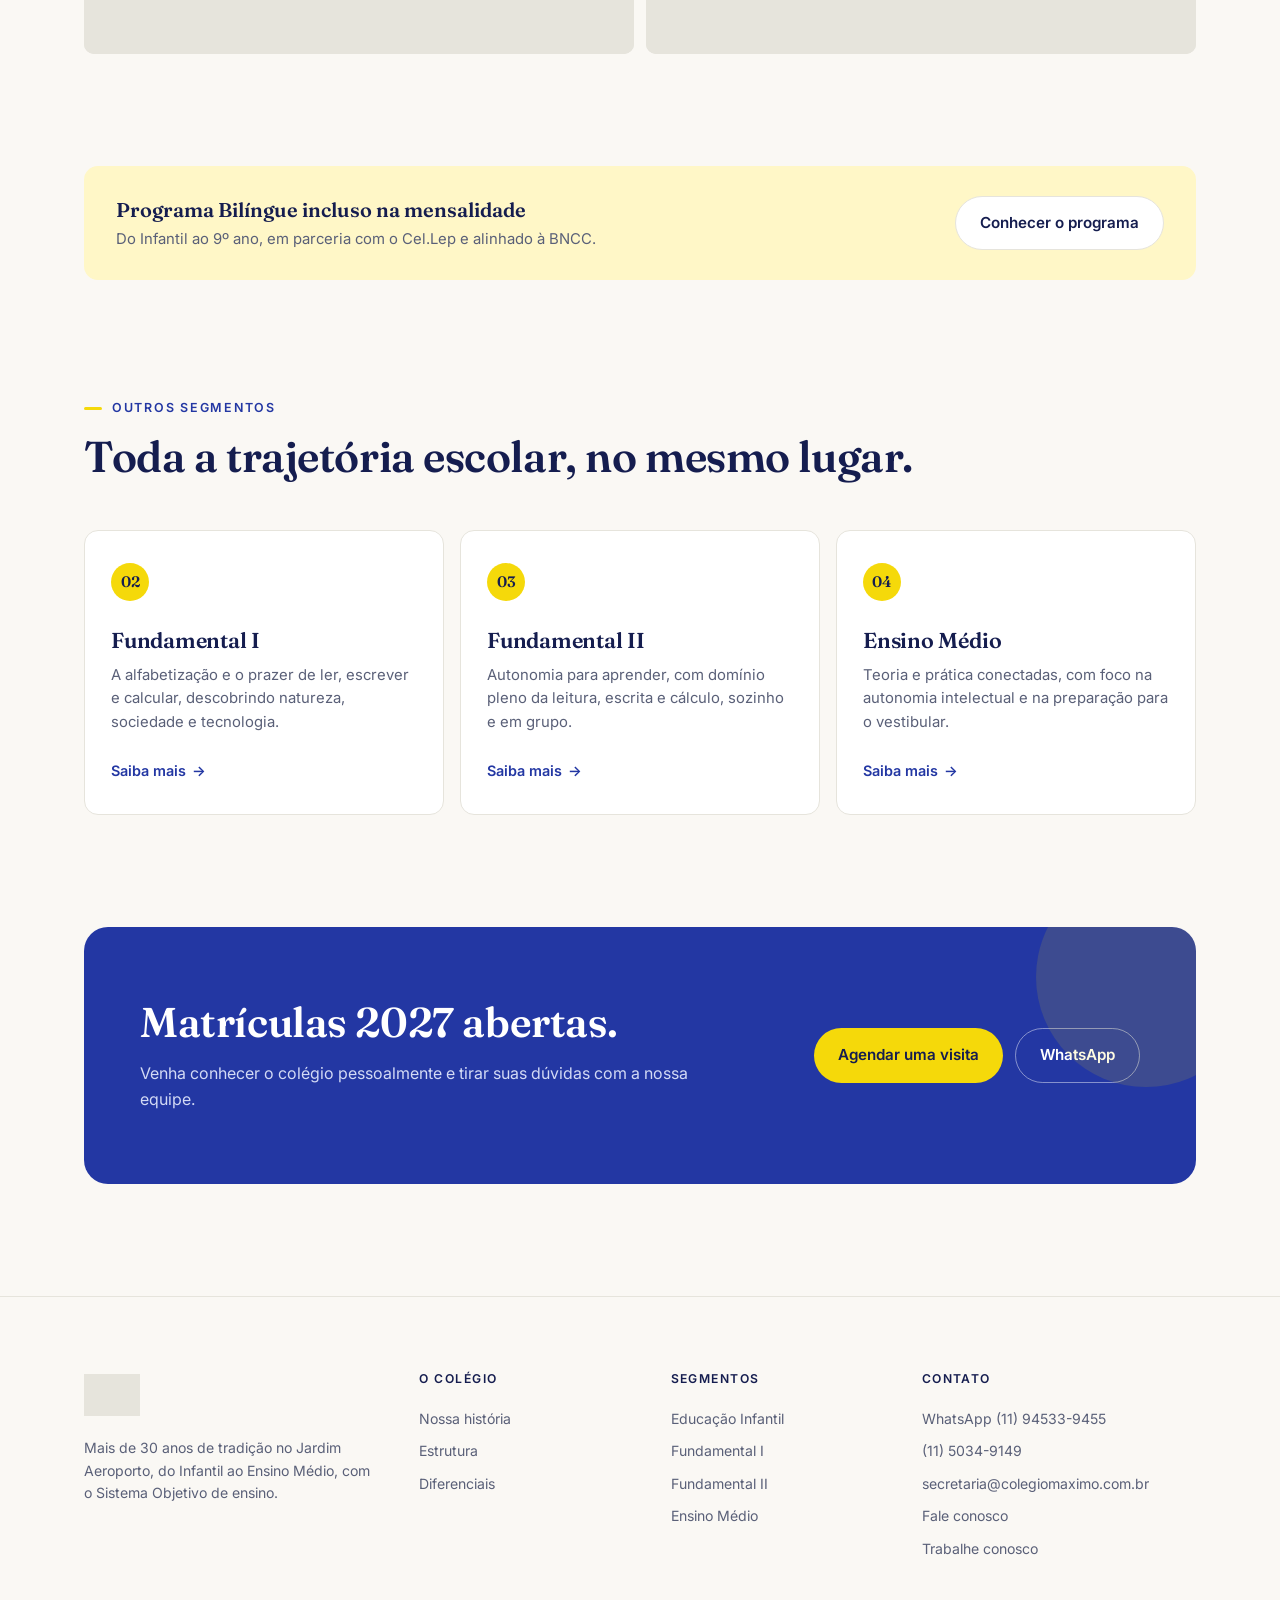
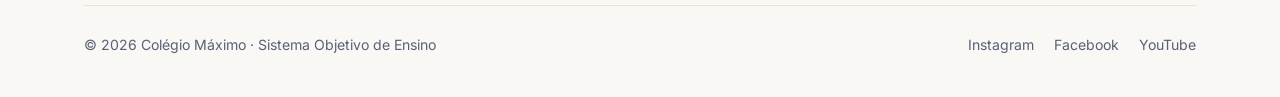
<file: infantil.html>
<!doctype html>
<html lang="pt-BR">
<head>
<meta charset="utf-8">
<meta name="viewport" content="width=device-width, initial-scale=1">
<title>Educação Infantil — Colégio Máximo</title>
<meta name="description" content="Educação Infantil no Colégio Máximo: musicalização, inglês e futebol inclusos, Programa Bilíngue e Sistema Objetivo.">
<link rel="preconnect" href="https://fonts.googleapis.com">
<link rel="preconnect" href="https://fonts.gstatic.com" crossorigin>
<link href="https://fonts.googleapis.com/css2?family=Fraunces:opsz,wght@9..144,400;9..144,600&family=Inter:wght@400;500;600&display=swap" rel="stylesheet">
<link rel="stylesheet" href="styles.css">
<script>
  // Se alguma imagem do site antigo não carregar, mostra um bloco neutro no lugar
  addEventListener('error',function(e){var t=e.target;if(t&&t.tagName==='IMG'&&!t.dataset.f){t.dataset.f=1;t.src="data:image/svg+xml,%3Csvg xmlns='http://www.w3.org/2000/svg' viewBox='0 0 4 3'%3E%3Crect width='4' height='3' fill='%23E6E4DC'/%3E%3C/svg%3E"}},true);
</script>
</head>
<body>

<header id="top">
  <div class="wrap nav">
    <a href="index.html" class="logo"><img src="https://colegiomaximo.com.br/img/logo.png" alt="Colégio Máximo"></a>
    <nav class="menu" id="menu">
      <div class="dd">
        <button class="dd-btn" type="button" aria-expanded="false" aria-haspopup="true">O Colégio</button>
        <div class="dd-menu"><a href="historia.html">Nossa história</a><a href="index.html#estrutura">Estrutura</a><a href="diferenciais.html">Diferenciais</a></div>
      </div>
      <div class="dd current">
        <button class="dd-btn" type="button" aria-expanded="false" aria-haspopup="true">Segmentos</button>
        <div class="dd-menu"><a href="infantil.html" aria-current="page">Educação Infantil</a><a href="fundamental.html">Fundamental I</a><a href="fundamental-2.html">Fundamental II</a><a href="medio.html">Ensino Médio</a></div>
      </div>
      <div class="dd">
        <button class="dd-btn" type="button" aria-expanded="false" aria-haspopup="true">Contato</button>
        <div class="dd-menu"><a href="index.html#contato">Fale conosco</a><a href="trabalhe-conosco.html">Trabalhe conosco</a></div>
      </div>
      <a href="matricula.html" class="btn btn-primary">Matrículas 2027</a>
    </nav>
    <button class="burger" id="burger" aria-label="Abrir menu" aria-expanded="false"><span></span><span></span><span></span></button>
  </div>
</header>

<main>

  <section class="page-hero">
    <div class="wrap hero-grid">
      <div>
        <nav class="crumbs" aria-label="Você está em"><a href="index.html">Início</a><span aria-hidden="true">/</span><span>Segmentos</span><span aria-hidden="true">/</span><span>Educação Infantil</span></nav>
        <h1>Educação Infantil</h1>
        <p class="lead">A primeira fase da educação básica: experiências variadas que complementam a família no autoconhecimento e no desenvolvimento integral da criança.</p>
        <div class="actions" style="display:flex;gap:12px;flex-wrap:wrap;margin-top:32px"><a href="index.html#contato" class="btn btn-primary">Agendar uma visita</a><a href="https://api.whatsapp.com/send?phone=5511945339455" target="_blank" rel="noopener" class="btn btn-ghost">Falar no WhatsApp</a></div>
      </div>
      <div class="hero-img"><img src="https://colegiomaximo.com.br/img/segmento/infantil-3.jpeg" alt="Educação Infantil"></div>
    </div>
  </section>

  <section style="padding-top:0">
    <div class="wrap">
      <div class="head">
        <div>
          <span class="eyebrow">Incluído na mensalidade</span>
          <h2 class="reveal">Atividades extracurriculares.</h2>
        </div>
        
      </div>
      <div class="cards three">
        <div class="card"><div class="ico"><img src="https://colegiomaximo.com.br/img/musical-amarelo.png" alt=""></div><h3>Musicalização</h3><p>Desenvolve competências intelectuais e socioemocionais por meio da música.</p></div>
        <div class="card"><div class="ico"><img src="https://colegiomaximo.com.br/img/eng-amarelo.png" alt=""></div><h3>Inglês</h3><p>Primeiro contato com o idioma por meio de atividades lúdicas.</p></div>
        <div class="card"><div class="ico"><img src="https://colegiomaximo.com.br/img/futebol-amarelo.png" alt=""></div><h3>Futebol</h3><p>Atividade física que trabalha o corpo como um todo.</p></div>
      </div>
      <p class="note">Programação sujeita a alteração a cada ano letivo.</p>
    </div>
  </section>

  <section style="padding-top:0">
    <div class="wrap">
      <div class="head">
        <div>
          <span class="eyebrow">Dia a dia</span>
          <h2 class="reveal">Um pouco da nossa rotina.</h2>
        </div>
        
      </div>
      <div class="gallery-2">
        <img loading="lazy" src="https://colegiomaximo.com.br/img/segmento/infantil-1.jpeg" alt="Rotina do Educação Infantil">
        <img loading="lazy" src="https://colegiomaximo.com.br/img/segmento/infantil-2.jpeg" alt="Rotina do Educação Infantil">
      </div>
    </div>
  </section>

  <section style="padding-top:0">
    <div class="wrap">
      <div class="callout">
        <div><strong>Programa Bilíngue incluso na mensalidade</strong><span>Do Infantil ao 9º ano, em parceria com o Cel.Lep e alinhado à BNCC.</span></div>
        <a href="diferenciais.html" class="btn btn-ghost">Conhecer o programa</a>
      </div>
    </div>
  </section>

  <section style="padding-top:0">
    <div class="wrap">
      <div class="head">
        <div>
          <span class="eyebrow">Outros segmentos</span>
          <h2 class="reveal">Toda a trajetória escolar, no mesmo lugar.</h2>
        </div>
        
      </div>
      <div class="segments three">
        <a class="seg" href="fundamental.html"><span class="num">02</span><h3>Fundamental I</h3><p>A alfabetização e o prazer de ler, escrever e calcular, descobrindo natureza, sociedade e tecnologia.</p><span class="more">Saiba mais</span></a>
        <a class="seg" href="fundamental-2.html"><span class="num">03</span><h3>Fundamental II</h3><p>Autonomia para aprender, com domínio pleno da leitura, escrita e cálculo, sozinho e em grupo.</p><span class="more">Saiba mais</span></a>
        <a class="seg" href="medio.html"><span class="num">04</span><h3>Ensino Médio</h3><p>Teoria e prática conectadas, com foco na autonomia intelectual e na preparação para o vestibular.</p><span class="more">Saiba mais</span></a>
      </div>
    </div>
  </section>

  <section style="padding-top:0">
    <div class="wrap">
      <div class="cta">
        <div>
          <h2>Matrículas 2027 abertas.</h2>
          <p>Venha conhecer o colégio pessoalmente e tirar suas dúvidas com a nossa equipe.</p>
        </div>
        <div class="cta-actions">
          <a href="index.html#contato" class="btn btn-primary">Agendar uma visita</a>
          <a href="https://api.whatsapp.com/send?phone=5511945339455" target="_blank" rel="noopener" class="btn btn-outline-light">WhatsApp</a>
        </div>
      </div>
    </div>
  </section>
</main>

<footer>
  <div class="wrap">
    <div class="foot-grid">
      <div>
        <a href="index.html"><img src="https://colegiomaximo.com.br/img/logo.png" alt="Colégio Máximo"></a>
        <p>Mais de 30 anos de tradição no Jardim Aeroporto, do Infantil ao Ensino Médio, com o Sistema Objetivo de ensino.</p>
      </div>
      <div>
        <h4>O Colégio</h4>
        <a href="historia.html">Nossa história</a>
        <a href="index.html#estrutura">Estrutura</a>
        <a href="diferenciais.html">Diferenciais</a>
      </div>
      <div>
        <h4>Segmentos</h4>
        <a href="infantil.html">Educação Infantil</a>
        <a href="fundamental.html">Fundamental I</a>
        <a href="fundamental-2.html">Fundamental II</a>
        <a href="medio.html">Ensino Médio</a>
      </div>
      <div>
        <h4>Contato</h4>
        <a href="https://api.whatsapp.com/send?phone=5511945339455" target="_blank" rel="noopener">WhatsApp (11) 94533-9455</a>
        <a href="tel:+551150349149">(11) 5034-9149</a>
        <a href="mailto:secretaria@colegiomaximo.com.br">secretaria@colegiomaximo.com.br</a>
        <a href="index.html#contato">Fale conosco</a>
        <a href="trabalhe-conosco.html">Trabalhe conosco</a>
      </div>
    </div>
    <div class="foot">
      <span>© 2026 Colégio Máximo · Sistema Objetivo de Ensino</span>
      <div class="social">
        <a href="https://www.instagram.com/colegiomaximo/" target="_blank" rel="noopener">Instagram</a>
        <a href="https://www.facebook.com/colegiomaximosistemaobjetivo" target="_blank" rel="noopener">Facebook</a>
        <a href="https://www.youtube.com/channel/UCjk8oxZGq2tccNf1uH-bdWQ" target="_blank" rel="noopener">YouTube</a>
      </div>
    </div>
  </div>
</footer>

<a class="wa" href="https://api.whatsapp.com/send?phone=5511945339455" target="_blank" rel="noopener" aria-label="WhatsApp">
  <svg width="26" height="26" viewBox="0 0 24 24" fill="#fff"><path d="M12 2a10 10 0 0 0-8.6 15.1L2 22l5-1.3A10 10 0 1 0 12 2zm5.4 14.1c-.2.6-1.3 1.2-1.8 1.2-.5.1-1 .1-3.3-.8-2.7-1.1-4.4-3.9-4.6-4.1-.1-.2-1.1-1.4-1.1-2.7s.7-1.9.9-2.2c.2-.3.5-.3.7-.3h.5c.2 0 .4 0 .6.5l.8 2c.1.1.1.3 0 .5l-.3.5-.4.4c-.1.2-.3.3-.1.6.2.3.8 1.3 1.7 2.1 1.1 1 2.1 1.3 2.4 1.4.3.2.5.1.6-.1l.9-1c.2-.3.4-.2.6-.1l2 .9c.3.1.4.2.5.3.1.2.1.6-.1 1.2z"/></svg>
</a>

<script src="main.js"></script>
</body>
</html>
</file>
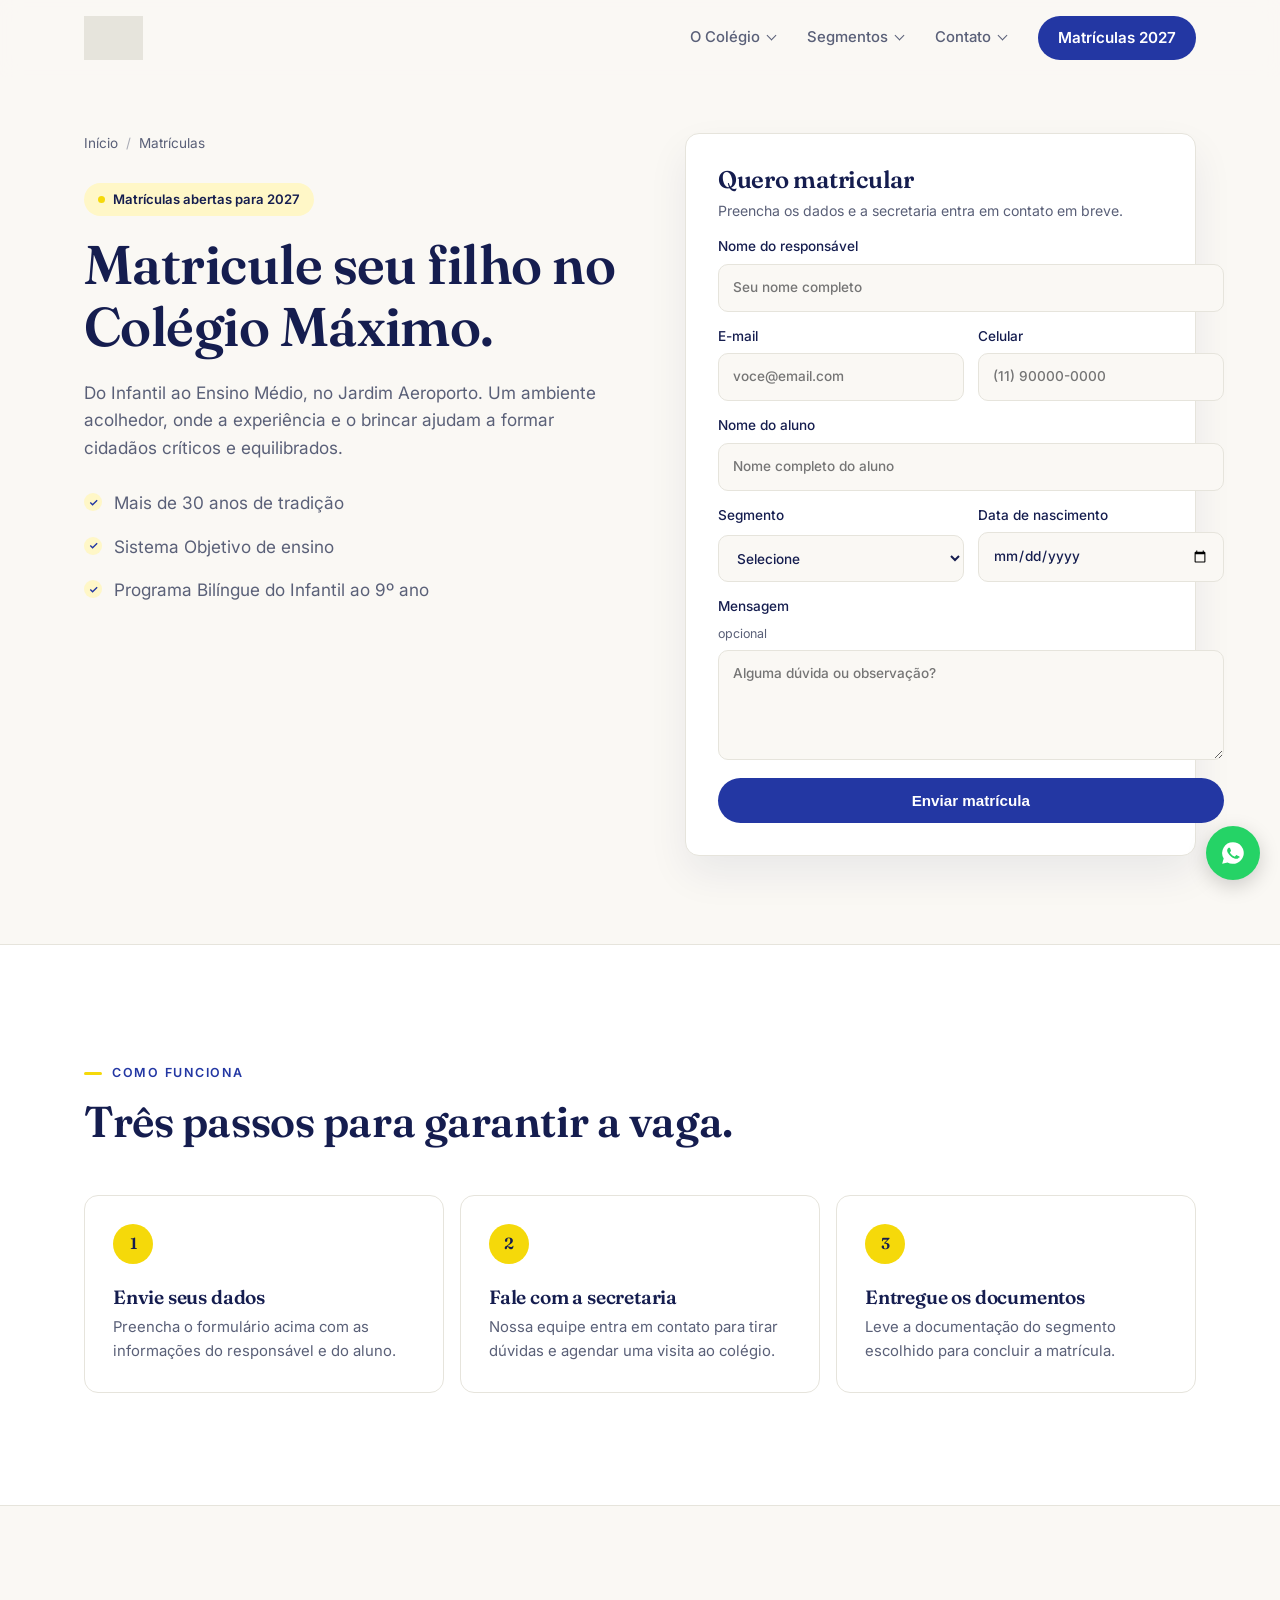
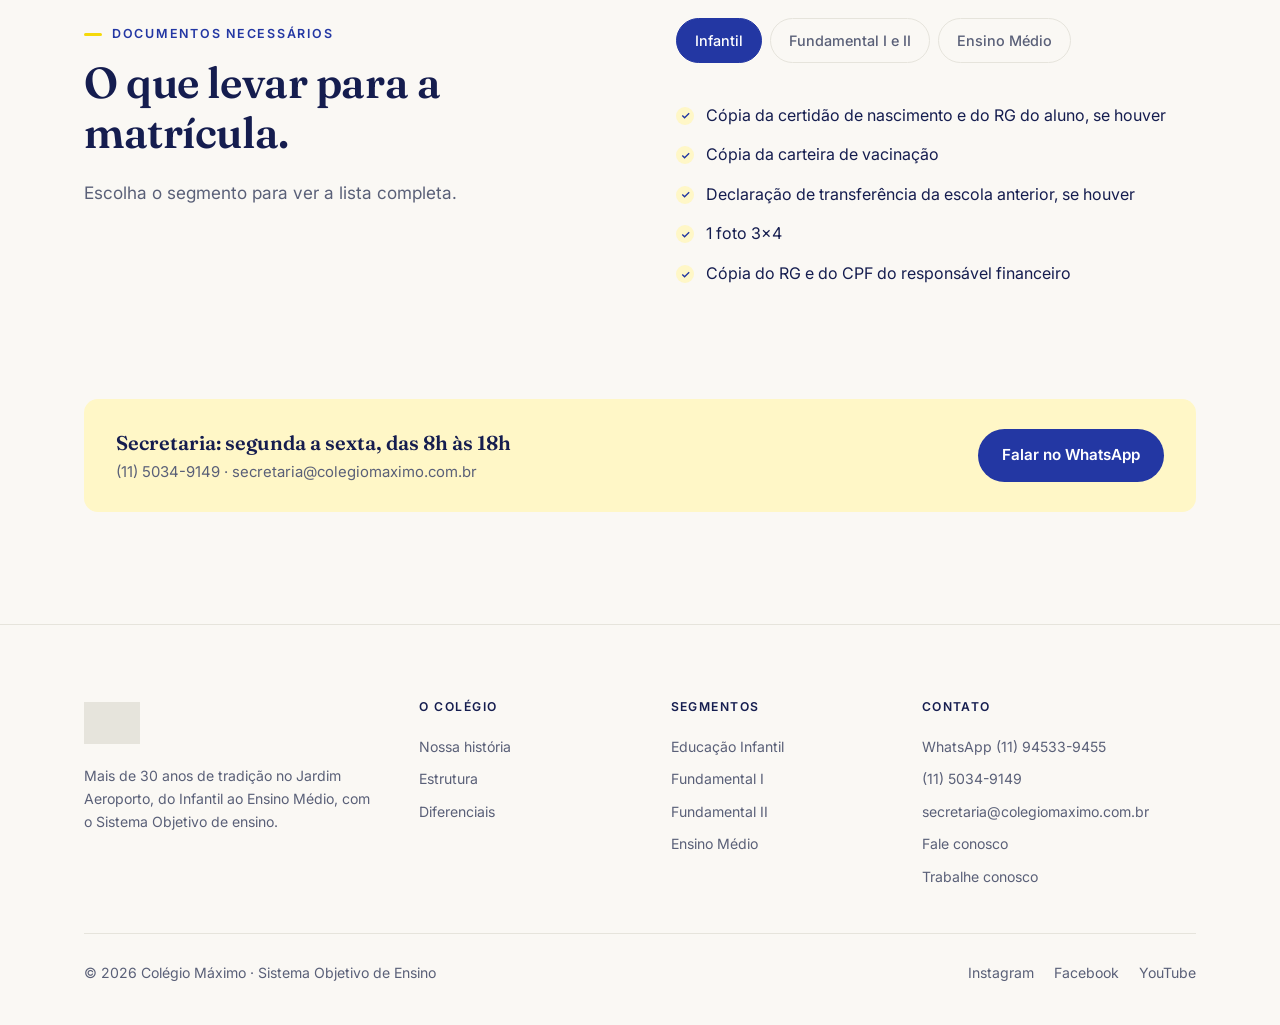
<file: matricula.html>
<!doctype html>
<html lang="pt-BR">
<head>
<meta charset="utf-8">
<meta name="viewport" content="width=device-width, initial-scale=1">
<title>Matrículas 2027 — Colégio Máximo</title>
<meta name="description" content="Matrículas abertas 2027 no Colégio Máximo, do Infantil ao Ensino Médio, no Jardim Aeroporto, São Paulo. Envie seus dados e veja os documentos necessários.">
<link rel="preconnect" href="https://fonts.googleapis.com">
<link rel="preconnect" href="https://fonts.gstatic.com" crossorigin>
<link href="https://fonts.googleapis.com/css2?family=Fraunces:opsz,wght@9..144,400;9..144,600&family=Inter:wght@400;500;600&display=swap" rel="stylesheet">
<link rel="stylesheet" href="styles.css">
<script>
  // Se alguma imagem do site antigo não carregar, mostra um bloco neutro no lugar
  addEventListener('error',function(e){var t=e.target;if(t&&t.tagName==='IMG'&&!t.dataset.f){t.dataset.f=1;t.src="data:image/svg+xml,%3Csvg xmlns='http://www.w3.org/2000/svg' viewBox='0 0 4 3'%3E%3Crect width='4' height='3' fill='%23E6E4DC'/%3E%3C/svg%3E"}},true);
</script>
</head>
<body>

<header id="top">
  <div class="wrap nav">
    <a href="index.html" class="logo"><img src="https://colegiomaximo.com.br/img/logo.png" alt="Colégio Máximo"></a>
    <nav class="menu" id="menu">
      <div class="dd">
        <button class="dd-btn" type="button" aria-expanded="false" aria-haspopup="true">O Colégio</button>
        <div class="dd-menu"><a href="historia.html">Nossa história</a><a href="index.html#estrutura">Estrutura</a><a href="diferenciais.html">Diferenciais</a></div>
      </div>
      <div class="dd">
        <button class="dd-btn" type="button" aria-expanded="false" aria-haspopup="true">Segmentos</button>
        <div class="dd-menu"><a href="infantil.html">Educação Infantil</a><a href="fundamental.html">Fundamental I</a><a href="fundamental-2.html">Fundamental II</a><a href="medio.html">Ensino Médio</a></div>
      </div>
      <div class="dd">
        <button class="dd-btn" type="button" aria-expanded="false" aria-haspopup="true">Contato</button>
        <div class="dd-menu"><a href="index.html#contato">Fale conosco</a><a href="trabalhe-conosco.html">Trabalhe conosco</a></div>
      </div>
      <a href="matricula.html" class="btn btn-primary">Matrículas 2027</a>
    </nav>
    <button class="burger" id="burger" aria-label="Abrir menu" aria-expanded="false"><span></span><span></span><span></span></button>
  </div>
</header>

<main>
  <section class="page-hero">
    <div class="wrap hero-grid" style="align-items:start">
      <div>
        <nav class="crumbs" aria-label="Você está em"><a href="index.html">Início</a><span aria-hidden="true">/</span><span>Matrículas</span></nav>
        <span class="badge" style="margin-top:28px">Matrículas abertas para 2027</span>
        <h1>Matricule seu filho no Colégio Máximo.</h1>
        <p class="lead">Do Infantil ao Ensino Médio, no Jardim Aeroporto. Um ambiente acolhedor, onde a experiência e o brincar ajudam a formar cidadãos críticos e equilibrados.</p>
        <ul class="checklist lead" style="margin-top:28px">
          <li>Mais de 30 anos de tradição</li>
          <li>Sistema Objetivo de ensino</li>
          <li>Programa Bilíngue do Infantil ao 9º ano</li>
        </ul>
      </div>
      <form data-demo="Dados enviados ✓" class="enroll">
        <div>
          <h2 class="form-title">Quero matricular</h2>
          <p class="hint" style="font-size:.88rem;margin-top:6px">Preencha os dados e a secretaria entra em contato em breve.</p>
        </div>
        <label>Nome do responsável<input required autocomplete="name" placeholder="Seu nome completo"></label>
        <div class="row">
          <label>E-mail<input type="email" required autocomplete="email" placeholder="voce@email.com"></label>
          <label>Celular<input type="tel" required autocomplete="tel" placeholder="(11) 90000-0000"></label>
        </div>
        <label>Nome do aluno<input required placeholder="Nome completo do aluno"></label>
        <div class="row">
          <label>Segmento
            <select required><option value="" disabled selected>Selecione</option><option>Educação Infantil</option><option>Fundamental I</option><option>Fundamental II</option><option>Ensino Médio</option></select>
          </label>
          <label>Data de nascimento<input type="date" required></label>
        </div>
        <label>Mensagem <span class="hint">opcional</span><textarea placeholder="Alguma dúvida ou observação?"></textarea></label>
        <button class="btn btn-primary" type="submit">Enviar matrícula</button>
      </form>
    </div>
  </section>

  <section class="alt">
    <div class="wrap">
      <div class="head">
        <div>
          <span class="eyebrow">Como funciona</span>
          <h2 class="reveal">Três passos para garantir a vaga.</h2>
        </div>
      </div>
      <div class="cards three steps">
        <div class="card"><span class="step-n">1</span><h3>Envie seus dados</h3><p>Preencha o formulário acima com as informações do responsável e do aluno.</p></div>
        <div class="card"><span class="step-n">2</span><h3>Fale com a secretaria</h3><p>Nossa equipe entra em contato para tirar dúvidas e agendar uma visita ao colégio.</p></div>
        <div class="card"><span class="step-n">3</span><h3>Entregue os documentos</h3><p>Leve a documentação do segmento escolhido para concluir a matrícula.</p></div>
      </div>
    </div>
  </section>

  <section>
    <div class="wrap split" style="align-items:start">
      <div>
        <span class="eyebrow">Documentos necessários</span>
        <h2 class="reveal">O que levar para a matrícula.</h2>
        <p class="lead">Escolha o segmento para ver a lista completa.</p>
      </div>
      <div>
        <div class="tabs" role="tablist">
          <button class="tab" role="tab" aria-selected="true" data-tab="0">Infantil</button>
          <button class="tab" role="tab" aria-selected="false" data-tab="1">Fundamental I e II</button>
          <button class="tab" role="tab" aria-selected="false" data-tab="2">Ensino Médio</button>
        </div>
        <div class="panel doc active" data-panel="0"><ul class="checklist"><li>Cópia da certidão de nascimento e do RG do aluno, se houver</li><li>Cópia da carteira de vacinação</li><li>Declaração de transferência da escola anterior, se houver</li><li>1 foto 3x4</li><li>Cópia do RG e do CPF do responsável financeiro</li></ul></div>
        <div class="panel doc" data-panel="1"><ul class="checklist"><li>Cópia da certidão de nascimento e do RG do aluno, se houver</li><li>Histórico escolar</li><li>Declaração de transferência da escola anterior, se houver</li><li>1 foto 3x4</li><li>Cópia do RG e do CPF do responsável financeiro</li></ul></div>
        <div class="panel doc" data-panel="2"><ul class="checklist"><li>Cópia da certidão de nascimento e do RG do aluno, se houver</li><li>Histórico escolar do Ensino Fundamental</li><li>Certificado de conclusão do Ensino Fundamental</li><li>Declaração de transferência da escola anterior, se houver</li><li>1 foto 3x4</li><li>Cópia do RG e do CPF do responsável financeiro</li></ul></div>
      </div>
    </div>
  </section>

  <section style="padding-top:0">
    <div class="wrap">
      <div class="callout">
        <div><strong>Secretaria: segunda a sexta, das 8h às 18h</strong><span>(11) 5034-9149 · secretaria@colegiomaximo.com.br</span></div>
        <a href="https://api.whatsapp.com/send?phone=5511945339455" target="_blank" rel="noopener" class="btn btn-primary">Falar no WhatsApp</a>
      </div>
    </div>
  </section>
</main>

<footer>
  <div class="wrap">
    <div class="foot-grid">
      <div>
        <a href="index.html"><img src="https://colegiomaximo.com.br/img/logo.png" alt="Colégio Máximo"></a>
        <p>Mais de 30 anos de tradição no Jardim Aeroporto, do Infantil ao Ensino Médio, com o Sistema Objetivo de ensino.</p>
      </div>
      <div>
        <h4>O Colégio</h4>
        <a href="historia.html">Nossa história</a>
        <a href="index.html#estrutura">Estrutura</a>
        <a href="diferenciais.html">Diferenciais</a>
      </div>
      <div>
        <h4>Segmentos</h4>
        <a href="infantil.html">Educação Infantil</a>
        <a href="fundamental.html">Fundamental I</a>
        <a href="fundamental-2.html">Fundamental II</a>
        <a href="medio.html">Ensino Médio</a>
      </div>
      <div>
        <h4>Contato</h4>
        <a href="https://api.whatsapp.com/send?phone=5511945339455" target="_blank" rel="noopener">WhatsApp (11) 94533-9455</a>
        <a href="tel:+551150349149">(11) 5034-9149</a>
        <a href="mailto:secretaria@colegiomaximo.com.br">secretaria@colegiomaximo.com.br</a>
        <a href="index.html#contato">Fale conosco</a>
        <a href="trabalhe-conosco.html">Trabalhe conosco</a>
      </div>
    </div>
    <div class="foot">
      <span>© 2026 Colégio Máximo · Sistema Objetivo de Ensino</span>
      <div class="social">
        <a href="https://www.instagram.com/colegiomaximo/" target="_blank" rel="noopener">Instagram</a>
        <a href="https://www.facebook.com/colegiomaximosistemaobjetivo" target="_blank" rel="noopener">Facebook</a>
        <a href="https://www.youtube.com/channel/UCjk8oxZGq2tccNf1uH-bdWQ" target="_blank" rel="noopener">YouTube</a>
      </div>
    </div>
  </div>
</footer>

<a class="wa" href="https://api.whatsapp.com/send?phone=5511945339455" target="_blank" rel="noopener" aria-label="WhatsApp">
  <svg width="26" height="26" viewBox="0 0 24 24" fill="#fff"><path d="M12 2a10 10 0 0 0-8.6 15.1L2 22l5-1.3A10 10 0 1 0 12 2zm5.4 14.1c-.2.6-1.3 1.2-1.8 1.2-.5.1-1 .1-3.3-.8-2.7-1.1-4.4-3.9-4.6-4.1-.1-.2-1.1-1.4-1.1-2.7s.7-1.9.9-2.2c.2-.3.5-.3.7-.3h.5c.2 0 .4 0 .6.5l.8 2c.1.1.1.3 0 .5l-.3.5-.4.4c-.1.2-.3.3-.1.6.2.3.8 1.3 1.7 2.1 1.1 1 2.1 1.3 2.4 1.4.3.2.5.1.6-.1l.9-1c.2-.3.4-.2.6-.1l2 .9c.3.1.4.2.5.3.1.2.1.6-.1 1.2z"/></svg>
</a>

<script src="main.js"></script>
</body>
</html>
</file>
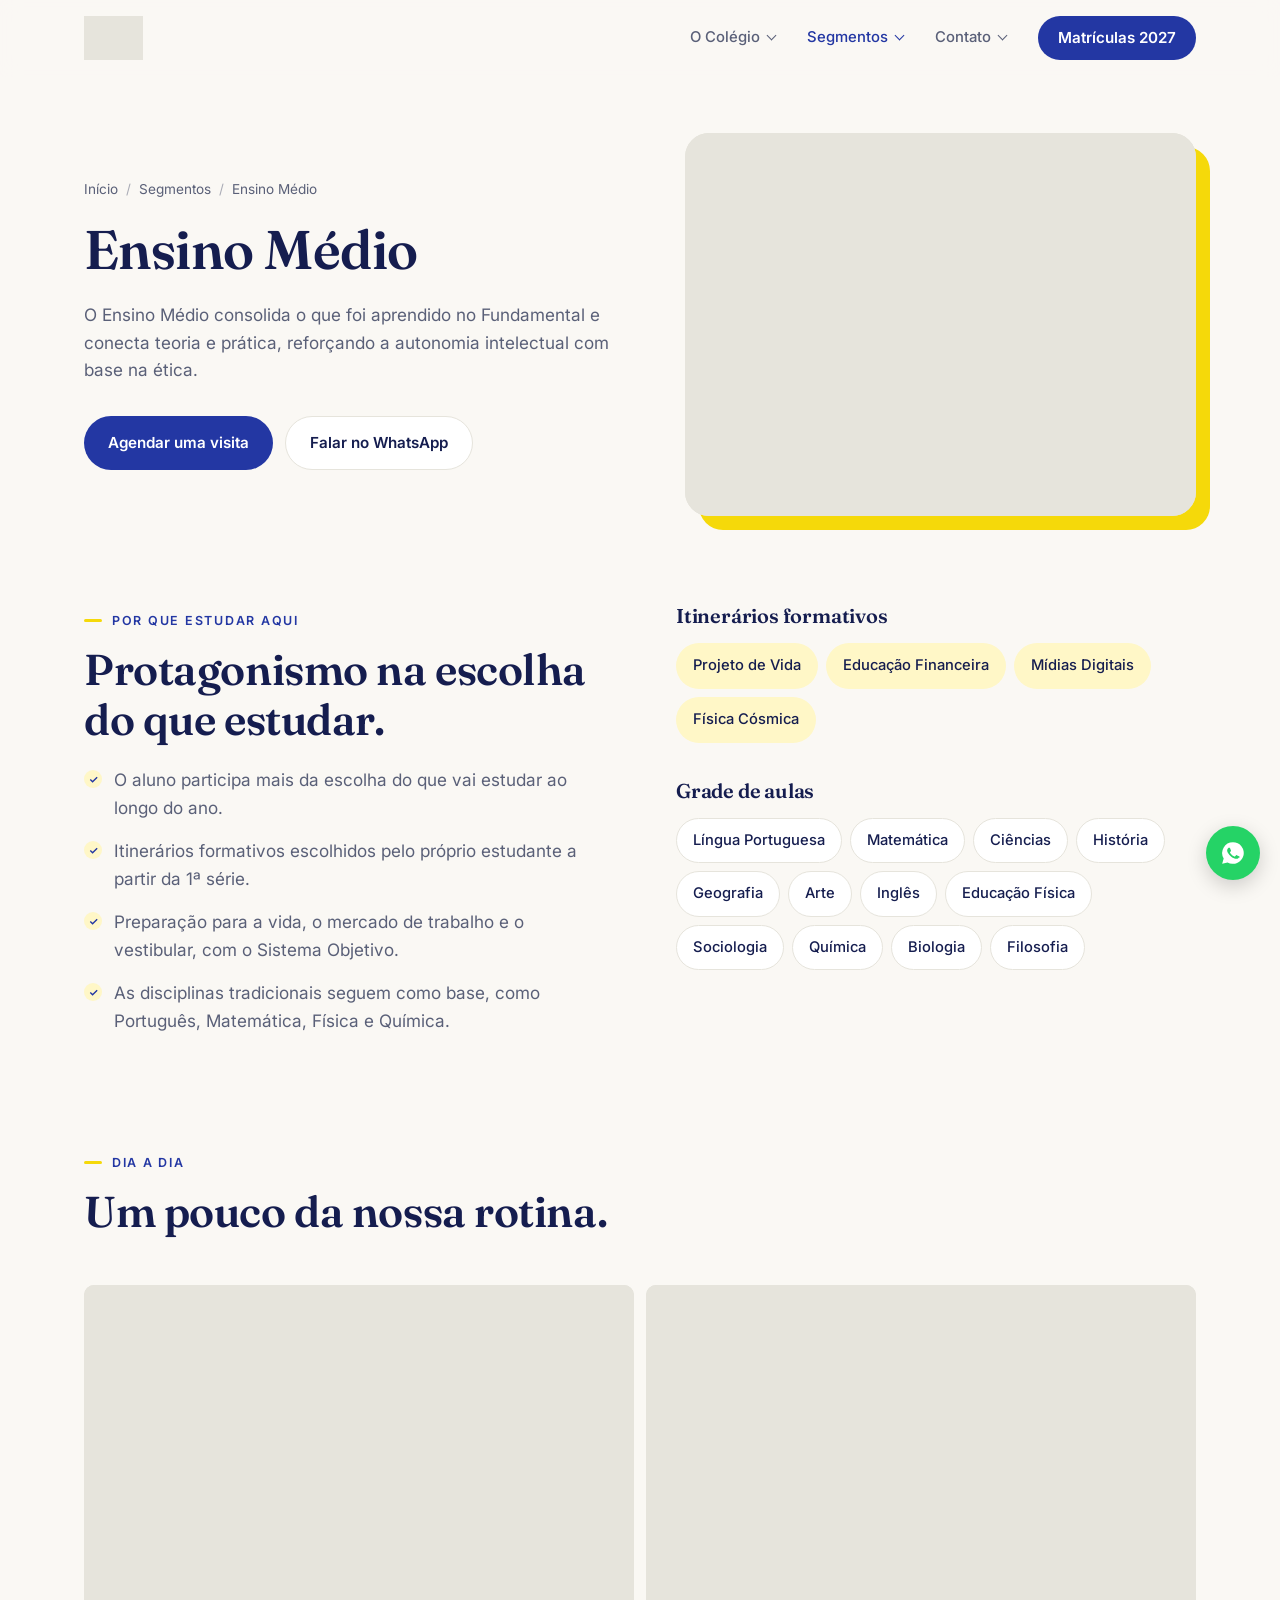
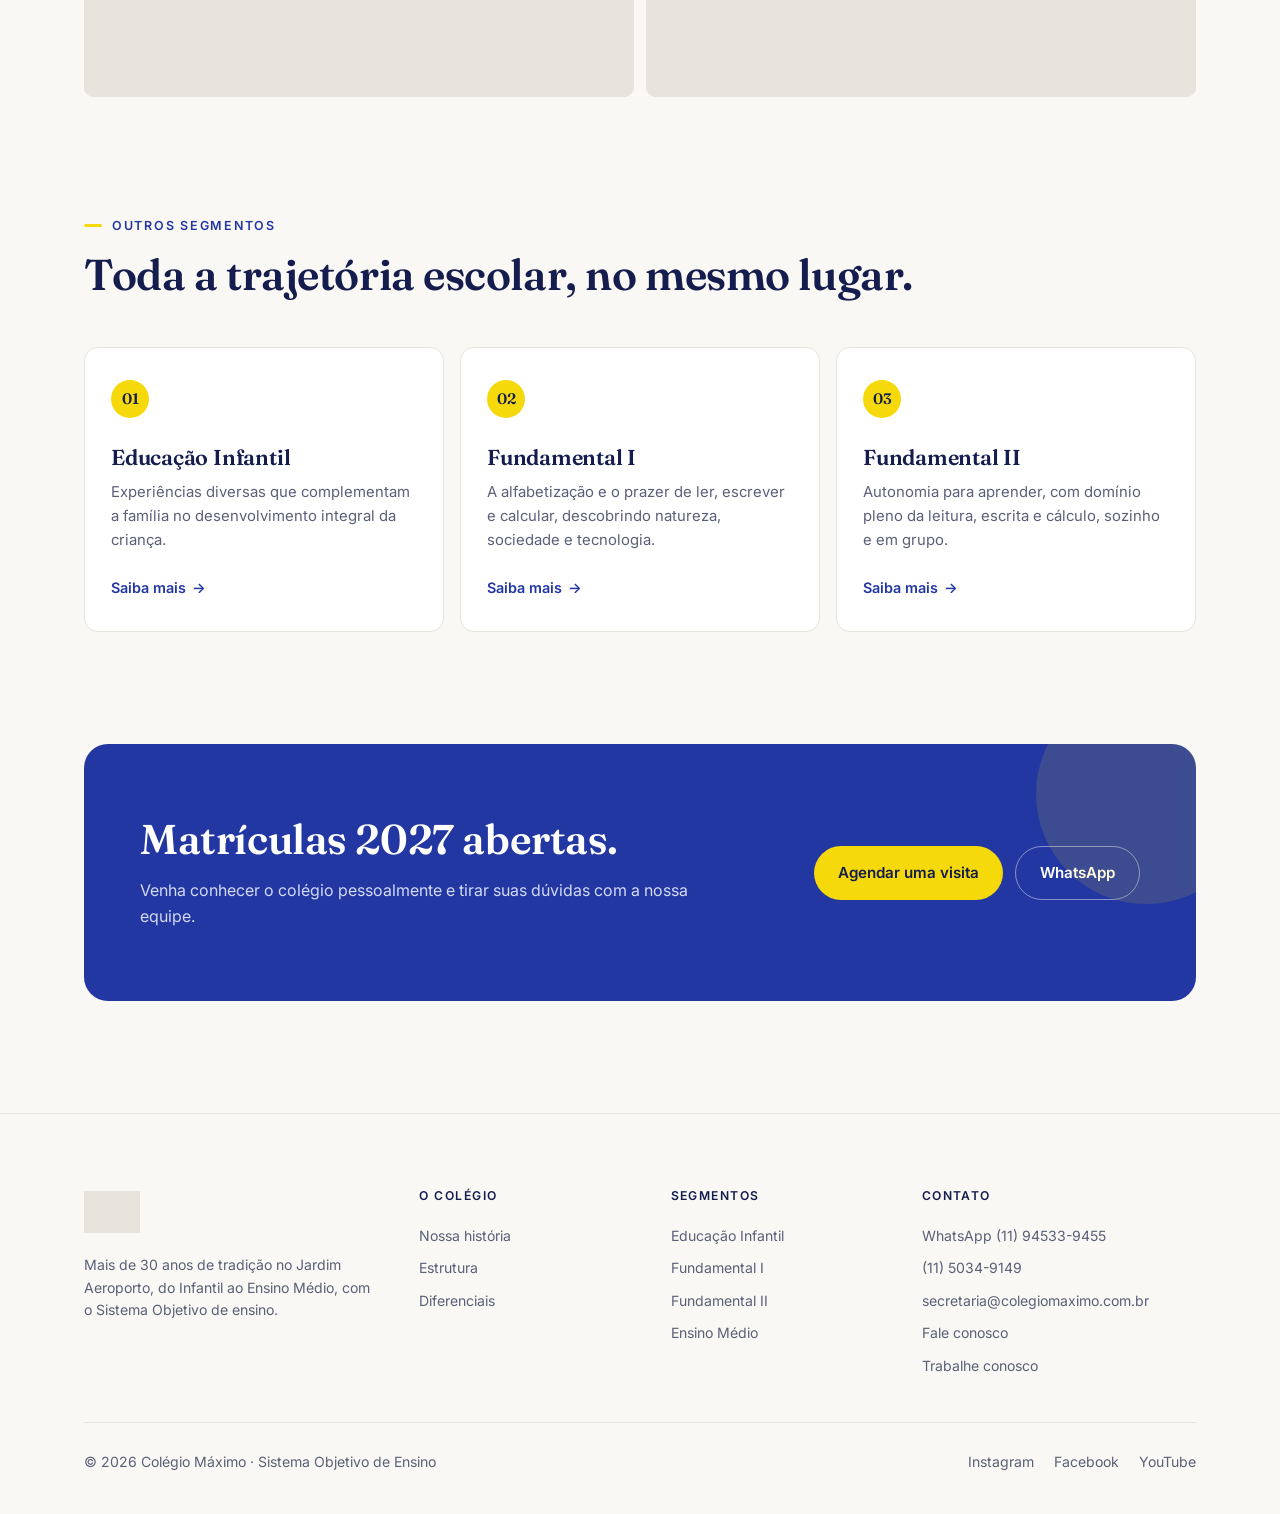
<file: medio.html>
<!doctype html>
<html lang="pt-BR">
<head>
<meta charset="utf-8">
<meta name="viewport" content="width=device-width, initial-scale=1">
<title>Ensino Médio — Colégio Máximo</title>
<meta name="description" content="Ensino Médio no Colégio Máximo: itinerários formativos, Sistema Objetivo e preparação para o vestibular e para a vida.">
<link rel="preconnect" href="https://fonts.googleapis.com">
<link rel="preconnect" href="https://fonts.gstatic.com" crossorigin>
<link href="https://fonts.googleapis.com/css2?family=Fraunces:opsz,wght@9..144,400;9..144,600&family=Inter:wght@400;500;600&display=swap" rel="stylesheet">
<link rel="stylesheet" href="styles.css">
<script>
  // Se alguma imagem do site antigo não carregar, mostra um bloco neutro no lugar
  addEventListener('error',function(e){var t=e.target;if(t&&t.tagName==='IMG'&&!t.dataset.f){t.dataset.f=1;t.src="data:image/svg+xml,%3Csvg xmlns='http://www.w3.org/2000/svg' viewBox='0 0 4 3'%3E%3Crect width='4' height='3' fill='%23E6E4DC'/%3E%3C/svg%3E"}},true);
</script>
</head>
<body>

<header id="top">
  <div class="wrap nav">
    <a href="index.html" class="logo"><img src="https://colegiomaximo.com.br/img/logo.png" alt="Colégio Máximo"></a>
    <nav class="menu" id="menu">
      <div class="dd">
        <button class="dd-btn" type="button" aria-expanded="false" aria-haspopup="true">O Colégio</button>
        <div class="dd-menu"><a href="historia.html">Nossa história</a><a href="index.html#estrutura">Estrutura</a><a href="diferenciais.html">Diferenciais</a></div>
      </div>
      <div class="dd current">
        <button class="dd-btn" type="button" aria-expanded="false" aria-haspopup="true">Segmentos</button>
        <div class="dd-menu"><a href="infantil.html">Educação Infantil</a><a href="fundamental.html">Fundamental I</a><a href="fundamental-2.html">Fundamental II</a><a href="medio.html" aria-current="page">Ensino Médio</a></div>
      </div>
      <div class="dd">
        <button class="dd-btn" type="button" aria-expanded="false" aria-haspopup="true">Contato</button>
        <div class="dd-menu"><a href="index.html#contato">Fale conosco</a><a href="trabalhe-conosco.html">Trabalhe conosco</a></div>
      </div>
      <a href="matricula.html" class="btn btn-primary">Matrículas 2027</a>
    </nav>
    <button class="burger" id="burger" aria-label="Abrir menu" aria-expanded="false"><span></span><span></span><span></span></button>
  </div>
</header>

<main>

  <section class="page-hero">
    <div class="wrap hero-grid">
      <div>
        <nav class="crumbs" aria-label="Você está em"><a href="index.html">Início</a><span aria-hidden="true">/</span><span>Segmentos</span><span aria-hidden="true">/</span><span>Ensino Médio</span></nav>
        <h1>Ensino Médio</h1>
        <p class="lead">O Ensino Médio consolida o que foi aprendido no Fundamental e conecta teoria e prática, reforçando a autonomia intelectual com base na ética.</p>
        <div class="actions" style="display:flex;gap:12px;flex-wrap:wrap;margin-top:32px"><a href="index.html#contato" class="btn btn-primary">Agendar uma visita</a><a href="https://api.whatsapp.com/send?phone=5511945339455" target="_blank" rel="noopener" class="btn btn-ghost">Falar no WhatsApp</a></div>
      </div>
      <div class="hero-img"><img src="https://colegiomaximo.com.br/img/segmento/medio-1.jpeg" alt="Ensino Médio"></div>
    </div>
  </section>

  <section style="padding-top:0">
    <div class="wrap split" style="align-items:start">
      <div>
        <span class="eyebrow">Por que estudar aqui</span>
        <h2 class="reveal">Protagonismo na escolha do que estudar.</h2>
        <ul class="checklist lead">
          <li>O aluno participa mais da escolha do que vai estudar ao longo do ano.</li>
          <li>Itinerários formativos escolhidos pelo próprio estudante a partir da 1ª série.</li>
          <li>Preparação para a vida, o mercado de trabalho e o vestibular, com o Sistema Objetivo.</li>
          <li>As disciplinas tradicionais seguem como base, como Português, Matemática, Física e Química.</li>
        </ul>
      </div>
      <div>
        <h3 class="sub">Itinerários formativos</h3>
        <div class="chips" style="margin-bottom:36px">
          <span class="chip hl">Projeto de Vida</span><span class="chip hl">Educação Financeira</span><span class="chip hl">Mídias Digitais</span><span class="chip hl">Física Cósmica</span>
        </div>
        <h3 class="sub">Grade de aulas</h3>
        <div class="chips">
          <span class="chip">Língua Portuguesa</span><span class="chip">Matemática</span><span class="chip">Ciências</span><span class="chip">História</span><span class="chip">Geografia</span><span class="chip">Arte</span><span class="chip">Inglês</span><span class="chip">Educação Física</span><span class="chip">Sociologia</span><span class="chip">Química</span><span class="chip">Biologia</span><span class="chip">Filosofia</span>
        </div>
      </div>
    </div>
  </section>

  <section style="padding-top:0">
    <div class="wrap">
      <div class="head">
        <div>
          <span class="eyebrow">Dia a dia</span>
          <h2 class="reveal">Um pouco da nossa rotina.</h2>
        </div>
        
      </div>
      <div class="gallery-2">
        <img loading="lazy" src="https://colegiomaximo.com.br/img/segmento/medio-2.jpeg" alt="Rotina do Ensino Médio">
        <img loading="lazy" src="https://colegiomaximo.com.br/img/segmento/medio-3.jpeg" alt="Rotina do Ensino Médio">
      </div>
    </div>
  </section>

  <section style="padding-top:0">
    <div class="wrap">
      <div class="head">
        <div>
          <span class="eyebrow">Outros segmentos</span>
          <h2 class="reveal">Toda a trajetória escolar, no mesmo lugar.</h2>
        </div>
        
      </div>
      <div class="segments three">
        <a class="seg" href="infantil.html"><span class="num">01</span><h3>Educação Infantil</h3><p>Experiências diversas que complementam a família no desenvolvimento integral da criança.</p><span class="more">Saiba mais</span></a>
        <a class="seg" href="fundamental.html"><span class="num">02</span><h3>Fundamental I</h3><p>A alfabetização e o prazer de ler, escrever e calcular, descobrindo natureza, sociedade e tecnologia.</p><span class="more">Saiba mais</span></a>
        <a class="seg" href="fundamental-2.html"><span class="num">03</span><h3>Fundamental II</h3><p>Autonomia para aprender, com domínio pleno da leitura, escrita e cálculo, sozinho e em grupo.</p><span class="more">Saiba mais</span></a>
      </div>
    </div>
  </section>

  <section style="padding-top:0">
    <div class="wrap">
      <div class="cta">
        <div>
          <h2>Matrículas 2027 abertas.</h2>
          <p>Venha conhecer o colégio pessoalmente e tirar suas dúvidas com a nossa equipe.</p>
        </div>
        <div class="cta-actions">
          <a href="index.html#contato" class="btn btn-primary">Agendar uma visita</a>
          <a href="https://api.whatsapp.com/send?phone=5511945339455" target="_blank" rel="noopener" class="btn btn-outline-light">WhatsApp</a>
        </div>
      </div>
    </div>
  </section>
</main>

<footer>
  <div class="wrap">
    <div class="foot-grid">
      <div>
        <a href="index.html"><img src="https://colegiomaximo.com.br/img/logo.png" alt="Colégio Máximo"></a>
        <p>Mais de 30 anos de tradição no Jardim Aeroporto, do Infantil ao Ensino Médio, com o Sistema Objetivo de ensino.</p>
      </div>
      <div>
        <h4>O Colégio</h4>
        <a href="historia.html">Nossa história</a>
        <a href="index.html#estrutura">Estrutura</a>
        <a href="diferenciais.html">Diferenciais</a>
      </div>
      <div>
        <h4>Segmentos</h4>
        <a href="infantil.html">Educação Infantil</a>
        <a href="fundamental.html">Fundamental I</a>
        <a href="fundamental-2.html">Fundamental II</a>
        <a href="medio.html">Ensino Médio</a>
      </div>
      <div>
        <h4>Contato</h4>
        <a href="https://api.whatsapp.com/send?phone=5511945339455" target="_blank" rel="noopener">WhatsApp (11) 94533-9455</a>
        <a href="tel:+551150349149">(11) 5034-9149</a>
        <a href="mailto:secretaria@colegiomaximo.com.br">secretaria@colegiomaximo.com.br</a>
        <a href="index.html#contato">Fale conosco</a>
        <a href="trabalhe-conosco.html">Trabalhe conosco</a>
      </div>
    </div>
    <div class="foot">
      <span>© 2026 Colégio Máximo · Sistema Objetivo de Ensino</span>
      <div class="social">
        <a href="https://www.instagram.com/colegiomaximo/" target="_blank" rel="noopener">Instagram</a>
        <a href="https://www.facebook.com/colegiomaximosistemaobjetivo" target="_blank" rel="noopener">Facebook</a>
        <a href="https://www.youtube.com/channel/UCjk8oxZGq2tccNf1uH-bdWQ" target="_blank" rel="noopener">YouTube</a>
      </div>
    </div>
  </div>
</footer>

<a class="wa" href="https://api.whatsapp.com/send?phone=5511945339455" target="_blank" rel="noopener" aria-label="WhatsApp">
  <svg width="26" height="26" viewBox="0 0 24 24" fill="#fff"><path d="M12 2a10 10 0 0 0-8.6 15.1L2 22l5-1.3A10 10 0 1 0 12 2zm5.4 14.1c-.2.6-1.3 1.2-1.8 1.2-.5.1-1 .1-3.3-.8-2.7-1.1-4.4-3.9-4.6-4.1-.1-.2-1.1-1.4-1.1-2.7s.7-1.9.9-2.2c.2-.3.5-.3.7-.3h.5c.2 0 .4 0 .6.5l.8 2c.1.1.1.3 0 .5l-.3.5-.4.4c-.1.2-.3.3-.1.6.2.3.8 1.3 1.7 2.1 1.1 1 2.1 1.3 2.4 1.4.3.2.5.1.6-.1l.9-1c.2-.3.4-.2.6-.1l2 .9c.3.1.4.2.5.3.1.2.1.6-.1 1.2z"/></svg>
</a>

<script src="main.js"></script>
</body>
</html>
</file>
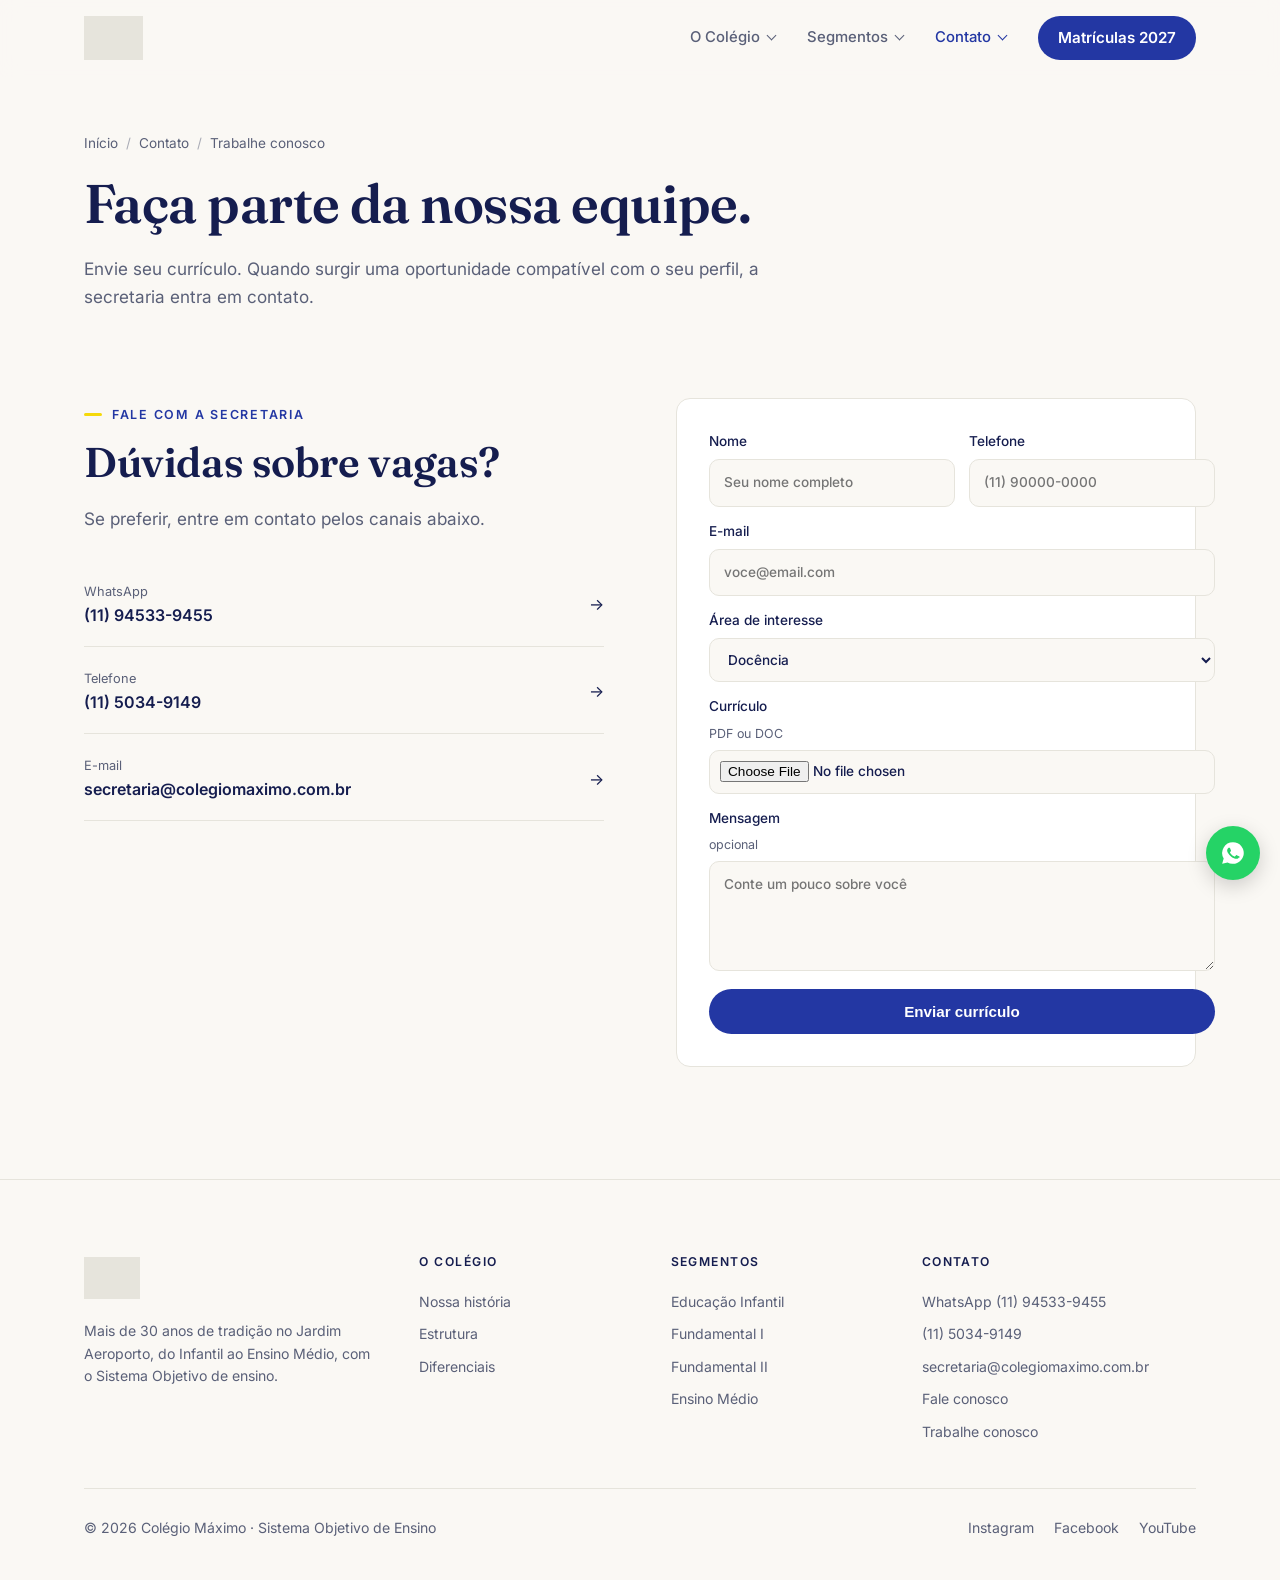
<file: trabalhe-conosco.html>
<!doctype html>
<html lang="pt-BR">
<head>
<meta charset="utf-8">
<meta name="viewport" content="width=device-width, initial-scale=1">
<title>Trabalhe conosco — Colégio Máximo</title>
<meta name="description" content="Envie seu currículo para o Colégio Máximo.">
<link rel="preconnect" href="https://fonts.googleapis.com">
<link rel="preconnect" href="https://fonts.gstatic.com" crossorigin>
<link href="https://fonts.googleapis.com/css2?family=Fraunces:opsz,wght@9..144,400;9..144,600&family=Inter:wght@400;500;600&display=swap" rel="stylesheet">
<link rel="stylesheet" href="styles.css">
<script>
  // Se alguma imagem do site antigo não carregar, mostra um bloco neutro no lugar
  addEventListener('error',function(e){var t=e.target;if(t&&t.tagName==='IMG'&&!t.dataset.f){t.dataset.f=1;t.src="data:image/svg+xml,%3Csvg xmlns='http://www.w3.org/2000/svg' viewBox='0 0 4 3'%3E%3Crect width='4' height='3' fill='%23E6E4DC'/%3E%3C/svg%3E"}},true);
</script>
</head>
<body>

<header id="top">
  <div class="wrap nav">
    <a href="index.html" class="logo"><img src="https://colegiomaximo.com.br/img/logo.png" alt="Colégio Máximo"></a>
    <nav class="menu" id="menu">
      <div class="dd">
        <button class="dd-btn" type="button" aria-expanded="false" aria-haspopup="true">O Colégio</button>
        <div class="dd-menu"><a href="historia.html">Nossa história</a><a href="index.html#estrutura">Estrutura</a><a href="diferenciais.html">Diferenciais</a></div>
      </div>
      <div class="dd">
        <button class="dd-btn" type="button" aria-expanded="false" aria-haspopup="true">Segmentos</button>
        <div class="dd-menu"><a href="infantil.html">Educação Infantil</a><a href="fundamental.html">Fundamental I</a><a href="fundamental-2.html">Fundamental II</a><a href="medio.html">Ensino Médio</a></div>
      </div>
      <div class="dd current">
        <button class="dd-btn" type="button" aria-expanded="false" aria-haspopup="true">Contato</button>
        <div class="dd-menu"><a href="index.html#contato">Fale conosco</a><a href="trabalhe-conosco.html" aria-current="page">Trabalhe conosco</a></div>
      </div>
      <a href="matricula.html" class="btn btn-primary">Matrículas 2027</a>
    </nav>
    <button class="burger" id="burger" aria-label="Abrir menu" aria-expanded="false"><span></span><span></span><span></span></button>
  </div>
</header>

<main>

  <section class="page-hero solo">
    <div class="wrap">
      <nav class="crumbs" aria-label="Você está em"><a href="index.html">Início</a><span aria-hidden="true">/</span><span>Contato</span><span aria-hidden="true">/</span><span>Trabalhe conosco</span></nav>
      <h1>Faça parte da nossa equipe.</h1>
      <p class="lead">Envie seu currículo. Quando surgir uma oportunidade compatível com o seu perfil, a secretaria entra em contato.</p>
    </div>
  </section>

  <section style="padding-top:0">
    <div class="wrap contact">
      <div>
        <span class="eyebrow">Fale com a secretaria</span>
        <h2 class="reveal">Dúvidas sobre vagas?</h2>
        <p class="lead">Se preferir, entre em contato pelos canais abaixo.</p>
        <div class="channels">
          <a class="channel" href="https://api.whatsapp.com/send?phone=5511945339455" target="_blank" rel="noopener"><div><small>WhatsApp</small><b>(11) 94533-9455</b></div><span>→</span></a>
          <a class="channel" href="tel:+551150349149"><div><small>Telefone</small><b>(11) 5034-9149</b></div><span>→</span></a>
          <a class="channel" href="mailto:secretaria@colegiomaximo.com.br"><div><small>E-mail</small><b>secretaria@colegiomaximo.com.br</b></div><span>→</span></a>
        </div>
      </div>
      <form data-demo="Currículo enviado ✓">
        <div class="row">
          <label>Nome<input required placeholder="Seu nome completo"></label>
          <label>Telefone<input placeholder="(11) 90000-0000"></label>
        </div>
        <label>E-mail<input type="email" required placeholder="voce@email.com"></label>
        <label>Área de interesse
          <select><option>Docência</option><option>Coordenação pedagógica</option><option>Administrativo</option><option>Apoio e serviços</option></select>
        </label>
        <label>Currículo <span class="hint">PDF ou DOC</span><input type="file" accept=".pdf,.doc,.docx" required></label>
        <label>Mensagem <span class="hint">opcional</span><textarea placeholder="Conte um pouco sobre você"></textarea></label>
        <button class="btn btn-primary" type="submit">Enviar currículo</button>
      </form>
    </div>
  </section>
</main>

<footer>
  <div class="wrap">
    <div class="foot-grid">
      <div>
        <a href="index.html"><img src="https://colegiomaximo.com.br/img/logo.png" alt="Colégio Máximo"></a>
        <p>Mais de 30 anos de tradição no Jardim Aeroporto, do Infantil ao Ensino Médio, com o Sistema Objetivo de ensino.</p>
      </div>
      <div>
        <h4>O Colégio</h4>
        <a href="historia.html">Nossa história</a>
        <a href="index.html#estrutura">Estrutura</a>
        <a href="diferenciais.html">Diferenciais</a>
      </div>
      <div>
        <h4>Segmentos</h4>
        <a href="infantil.html">Educação Infantil</a>
        <a href="fundamental.html">Fundamental I</a>
        <a href="fundamental-2.html">Fundamental II</a>
        <a href="medio.html">Ensino Médio</a>
      </div>
      <div>
        <h4>Contato</h4>
        <a href="https://api.whatsapp.com/send?phone=5511945339455" target="_blank" rel="noopener">WhatsApp (11) 94533-9455</a>
        <a href="tel:+551150349149">(11) 5034-9149</a>
        <a href="mailto:secretaria@colegiomaximo.com.br">secretaria@colegiomaximo.com.br</a>
        <a href="index.html#contato">Fale conosco</a>
        <a href="trabalhe-conosco.html">Trabalhe conosco</a>
      </div>
    </div>
    <div class="foot">
      <span>© 2026 Colégio Máximo · Sistema Objetivo de Ensino</span>
      <div class="social">
        <a href="https://www.instagram.com/colegiomaximo/" target="_blank" rel="noopener">Instagram</a>
        <a href="https://www.facebook.com/colegiomaximosistemaobjetivo" target="_blank" rel="noopener">Facebook</a>
        <a href="https://www.youtube.com/channel/UCjk8oxZGq2tccNf1uH-bdWQ" target="_blank" rel="noopener">YouTube</a>
      </div>
    </div>
  </div>
</footer>

<a class="wa" href="https://api.whatsapp.com/send?phone=5511945339455" target="_blank" rel="noopener" aria-label="WhatsApp">
  <svg width="26" height="26" viewBox="0 0 24 24" fill="#fff"><path d="M12 2a10 10 0 0 0-8.6 15.1L2 22l5-1.3A10 10 0 1 0 12 2zm5.4 14.1c-.2.6-1.3 1.2-1.8 1.2-.5.1-1 .1-3.3-.8-2.7-1.1-4.4-3.9-4.6-4.1-.1-.2-1.1-1.4-1.1-2.7s.7-1.9.9-2.2c.2-.3.5-.3.7-.3h.5c.2 0 .4 0 .6.5l.8 2c.1.1.1.3 0 .5l-.3.5-.4.4c-.1.2-.3.3-.1.6.2.3.8 1.3 1.7 2.1 1.1 1 2.1 1.3 2.4 1.4.3.2.5.1.6-.1l.9-1c.2-.3.4-.2.6-.1l2 .9c.3.1.4.2.5.3.1.2.1.6-.1 1.2z"/></svg>
</a>

<script src="main.js"></script>
</body>
</html>
</file>
<file: styles.css>
:root{
    --bg:#FAF8F4;
    --surface:#FFFFFF;
    --ink:#151D4F;        /* texto: azul bem escuro derivado do logo */
    --brand:#2337A3;      /* azul do logo */
    --brand-dark:#1A2A80;
    --muted:#5A6078;
    --line:#E6E4DC;
    --accent:#F5D90A;     /* amarelo do logo */
    --accent-soft:#FFF7C7;
    --radius:14px;
    --max:1160px;
  }
  *{box-sizing:border-box;margin:0;padding:0}
  html{scroll-behavior:smooth}
  body{font-family:Inter,system-ui,sans-serif;background:var(--bg);color:var(--ink);line-height:1.6;-webkit-font-smoothing:antialiased}
  img{display:block;max-width:100%}
  a{color:inherit;text-decoration:none}
  .wrap{max-width:var(--max);margin:0 auto;padding:0 24px}
  h1,h2,h3{font-family:Fraunces,Georgia,serif;font-weight:600;letter-spacing:-.01em;line-height:1.15}
  .eyebrow{display:inline-flex;align-items:center;gap:10px;font-size:.78rem;font-weight:600;letter-spacing:.14em;text-transform:uppercase;color:var(--brand)}
  .eyebrow::before{content:"";width:18px;height:3px;border-radius:2px;background:var(--accent)}
  section{padding:112px 0}
  .lead{color:var(--muted);font-size:1.075rem;max-width:58ch}
  .btn{display:inline-flex;align-items:center;gap:8px;padding:14px 24px;border-radius:999px;font-weight:600;font-size:.95rem;transition:background .2s,color .2s,border-color .2s}
  .btn-primary{background:var(--brand);color:#fff}
  .btn-primary:hover{background:var(--brand-dark)}
  .btn-ghost{border:1px solid var(--line);background:var(--surface)}
  .btn-ghost:hover{border-color:var(--brand);color:var(--brand)}

  /* Header */
  header{position:sticky;top:0;z-index:50;background:rgba(250,248,244,.88);backdrop-filter:blur(10px);border-bottom:1px solid transparent;transition:border-color .2s}
  header.scrolled{border-color:var(--line)}
  .nav{display:flex;align-items:center;justify-content:space-between;height:76px}
  .logo img{height:44px;width:auto}
  .menu{display:flex;gap:32px;align-items:center;font-size:.93rem;font-weight:500}
  .menu a:not(.btn){color:var(--muted);transition:color .2s}
  .menu a:not(.btn):hover{color:var(--ink)}
  .menu .btn{padding:10px 20px}
  .burger{display:none;background:none;border:0;width:40px;height:40px;cursor:pointer}
  .burger span{display:block;width:22px;height:2px;background:var(--ink);margin:5px auto;transition:transform .2s,opacity .2s}

  /* Hero */
  .hero{padding:72px 0 96px}
  .hero-grid{display:grid;grid-template-columns:1.05fr 1fr;gap:64px;align-items:center}
  .hero h1{font-size:clamp(2.4rem,5vw,4rem);margin:18px 0 22px}
  .hero h1 em{font-style:italic;color:var(--brand);background:linear-gradient(transparent 68%,var(--accent) 68%,var(--accent) 92%,transparent 92%)}
  .hero .actions{display:flex;gap:12px;flex-wrap:wrap;margin-top:36px}
  .hero-img{border-radius:24px;overflow:hidden;aspect-ratio:4/5;background:var(--line);box-shadow:14px 14px 0 var(--accent)}
  .hero-img img{width:100%;height:100%;object-fit:cover}
  .badge{display:inline-flex;align-items:center;gap:8px;background:var(--accent-soft);color:var(--ink);padding:6px 14px;border-radius:999px;font-size:.82rem;font-weight:600}
  .badge::before{content:"";width:7px;height:7px;border-radius:50%;background:var(--accent)}

  /* Stats */
  .stats{display:grid;grid-template-columns:repeat(4,1fr);border-top:1px solid var(--line);border-bottom:1px solid var(--line)}
  .stat{padding:36px 24px;border-right:1px solid var(--line)}
  .stat:last-child{border-right:0}
  .stat strong{display:block;font-family:Fraunces,serif;font-size:2rem;font-weight:600;color:var(--brand)}
  .stat span{color:var(--muted);font-size:.9rem}

  /* About */
  .split{display:grid;grid-template-columns:1fr 1fr;gap:72px;align-items:center}
  .split h2{font-size:clamp(1.9rem,3.4vw,2.7rem);margin:14px 0 22px}
  .split p+p{margin-top:16px}
  .video{position:relative;border-radius:var(--radius);overflow:hidden;aspect-ratio:16/10;background:#000}
  .video img{width:100%;height:100%;object-fit:cover;opacity:.85;transition:opacity .3s}
  .video:hover img{opacity:1}
  .play{position:absolute;inset:0;display:grid;place-items:center}
  .play span{width:72px;height:72px;border-radius:50%;background:#fff;display:grid;place-items:center;box-shadow:0 8px 30px rgba(0,0,0,.25)}
  .play svg{margin-left:4px}
  .pillars{display:grid;grid-template-columns:1fr 1fr;gap:12px;margin-top:32px}
  .pillar{display:flex;gap:10px;align-items:center;font-weight:500;font-size:.95rem}
  .pillar::before,.checklist li::before{content:"";width:18px;height:18px;flex:none;border-radius:50%;background:var(--accent-soft) url("data:image/svg+xml,%3Csvg xmlns='http://www.w3.org/2000/svg' viewBox='0 0 24 24' fill='none' stroke='%232337A3' stroke-width='3'%3E%3Cpath d='M5 12l5 5L20 7'/%3E%3C/svg%3E") center/11px no-repeat}

  /* Segments */
  .head{display:flex;justify-content:space-between;align-items:flex-end;gap:32px;margin-bottom:48px;flex-wrap:wrap}
  .head h2{font-size:clamp(1.9rem,3.4vw,2.7rem);margin-top:14px}
  .segments{display:grid;grid-template-columns:repeat(4,1fr);gap:16px}
  .seg{background:var(--surface);border:1px solid var(--line);border-radius:var(--radius);padding:32px 26px;display:flex;flex-direction:column;transition:border-color .2s,transform .2s}
  .seg:hover{border-color:var(--brand);transform:translateY(-2px)}
  .seg .num{font-family:Fraunces,serif;color:var(--ink);font-size:.95rem;width:38px;height:38px;border-radius:50%;background:var(--accent);display:grid;place-items:center;font-weight:600}
  .seg h3{font-size:1.35rem;margin:28px 0 10px}
  .seg p{color:var(--muted);font-size:.93rem;flex:1}
  .seg .more{margin-top:24px;font-weight:600;color:var(--brand);font-size:.9rem;display:flex;gap:6px;align-items:center}
  .seg .more::after{content:"→";transition:transform .2s}
  .seg:hover .more::after{transform:translateX(4px)}

  /* Differentials */
  .alt{background:var(--surface);border-top:1px solid var(--line);border-bottom:1px solid var(--line)}
  .tabs{display:flex;gap:8px;flex-wrap:wrap;margin-bottom:40px}
  .tab{border:1px solid var(--line);background:transparent;padding:10px 18px;border-radius:999px;font:inherit;font-size:.9rem;font-weight:500;color:var(--muted);cursor:pointer;transition:all .2s}
  .tab[aria-selected="true"]{background:var(--brand);color:#fff;border-color:var(--brand)}
  .panel{display:none;grid-template-columns:1fr 1fr;gap:64px;align-items:center}
  .panel.active{display:grid}
  .panel img{border-radius:var(--radius);width:100%;aspect-ratio:4/3;object-fit:cover;background:var(--bg)}
  .panel h3{font-size:1.9rem;margin-bottom:16px}
  .panel p{color:var(--muted)}
  .panel .btn{margin-top:28px}

  /* Gallery */
  .gallery{display:grid;grid-template-columns:repeat(4,1fr);grid-auto-rows:200px;grid-auto-flow:dense;gap:12px}
  .gallery img{width:100%;height:100%;object-fit:cover;border-radius:10px;background:var(--line)}
  /* 6 fotos preenchendo 4 colunas x 3 linhas, sem buracos */
  .gallery img:nth-child(1){grid-column:span 2;grid-row:span 2}
  .gallery img:nth-child(3){grid-row:span 2}
  .gallery img:nth-child(5),.gallery img:nth-child(6){grid-column:span 2}

  /* Testimonials */
  .quotes{display:grid;grid-template-columns:repeat(3,1fr);gap:16px}
  .quote{background:var(--surface);border:1px solid var(--line);border-radius:var(--radius);padding:32px;display:flex;flex-direction:column}
  .quote blockquote{font-family:Fraunces,serif;font-size:1.12rem;line-height:1.5;flex:1}
  .quote blockquote::before{content:"“";display:block;font-size:2.6rem;line-height:.8;color:var(--brand);margin-bottom:8px}
  .who{display:flex;gap:12px;align-items:center;margin-top:28px;padding-top:20px;border-top:1px solid var(--line)}
  .who img{width:44px;height:44px;border-radius:50%;object-fit:cover;background:var(--line)}
  .who strong{display:block;font-size:.93rem}
  .who span{font-size:.82rem;color:var(--muted)}

  /* CTA */
  .cta{background:var(--brand);position:relative;overflow:hidden;color:#fff;border-radius:24px;padding:72px 56px;display:grid;grid-template-columns:1.4fr 1fr;gap:40px;align-items:center}
  .cta h2{font-size:clamp(1.9rem,3.4vw,2.6rem)}
  .cta p{color:#D3DAF5;margin-top:14px}
  .cta .btn-primary{background:var(--accent);color:var(--ink);justify-self:end;position:relative}
  .cta .btn-primary:hover{background:#FFE53D}
  .cta::after{content:"";position:absolute;right:-60px;top:-60px;width:220px;height:220px;border-radius:50%;background:var(--accent);opacity:.12}

  /* Contact */
  .contact{display:grid;grid-template-columns:1fr 1fr;gap:72px}
  .contact h2{font-size:clamp(1.9rem,3.4vw,2.6rem);margin:14px 0 18px}
  .channels{margin-top:32px;display:grid;gap:4px}
  .channel{display:flex;justify-content:space-between;align-items:center;padding:18px 0;border-bottom:1px solid var(--line);transition:padding .2s}
  .channel:hover{padding-left:6px}
  .channel small{display:block;color:var(--muted);font-size:.8rem}
  .channel b{font-weight:600}
  .channel:hover b{color:var(--brand)}
  form{background:var(--surface);border:1px solid var(--line);border-radius:var(--radius);padding:32px;display:grid;gap:14px}
  label{font-size:.85rem;font-weight:500;display:grid;gap:6px}
  input,select,textarea{font:inherit;padding:12px 14px;border:1px solid var(--line);border-radius:10px;background:var(--bg);color:var(--ink);outline:none;transition:border-color .2s}
  input:focus,select:focus,textarea:focus{border-color:var(--brand)}
  textarea{resize:vertical;min-height:110px}
  form .btn{justify-content:center;border:0;cursor:pointer;margin-top:4px}
  .row{display:grid;grid-template-columns:1fr 1fr;gap:14px}

  footer{border-top:1px solid var(--line);margin-top:112px;font-size:.88rem;color:var(--muted)}
  .foot{display:flex;justify-content:space-between;gap:24px;flex-wrap:wrap;align-items:center}
  .social{display:flex;gap:20px}
  .social a:hover{color:var(--ink)}

  /* WhatsApp float */
  .wa{position:fixed;right:20px;bottom:20px;width:54px;height:54px;border-radius:50%;background:#25D366;display:grid;place-items:center;box-shadow:0 6px 20px rgba(0,0,0,.18);z-index:40}

  /* Animação única e discreta: só os títulos de seção, uma vez */
  .reveal{opacity:0;transform:translateY(12px);transition:opacity .6s ease,transform .6s ease}
  .reveal.in{opacity:1;transform:none}
  @media (prefers-reduced-motion:reduce){
    html{scroll-behavior:auto}
    .reveal{opacity:1;transform:none;transition:none}
    *{transition:none!important}
  }

  /* Responsive */
  @media (max-width:960px){
    section{padding:80px 0}
    .hero-grid,.split,.panel.active,.contact,.cta{grid-template-columns:1fr}
    .hero-grid{gap:40px}
    .hero-img{aspect-ratio:4/3}
    .split,.contact{gap:48px}
    .segments{grid-template-columns:1fr 1fr}
    .stats{grid-template-columns:1fr 1fr}
    .stat:nth-child(2){border-right:0}
    .stat:nth-child(-n+2){border-bottom:1px solid var(--line)}
    .quotes{grid-template-columns:1fr}
    .panel.active{gap:32px}
    .cta{padding:48px 32px}
    .cta .btn-primary{justify-self:start}
    .gallery{grid-template-columns:1fr 1fr;grid-auto-rows:160px}
  }
  @media (max-width:760px){
    .burger{display:block}
    .menu{position:fixed;inset:76px 0 auto 0;background:var(--bg);flex-direction:column;align-items:flex-start;gap:0;padding:8px 24px 24px;border-bottom:1px solid var(--line);display:none}
    .menu.open{display:flex}
    .menu a:not(.btn){padding:14px 0;width:100%;border-bottom:1px solid var(--line);color:var(--ink)}
    .menu .btn{margin-top:16px}
    .burger.open span:nth-child(1){transform:translateY(7px) rotate(45deg)}
    .burger.open span:nth-child(2){opacity:0}
    .burger.open span:nth-child(3){transform:translateY(-7px) rotate(-45deg)}
    .wrap{padding:0 16px}
    .segments,.row,.pillars{grid-template-columns:1fr}
    .hero{padding:40px 0 64px}
  }

  /* ===== Navegação com menus suspensos ===== */
  section[id]{scroll-margin-top:80px}
  .dd{position:relative}
  .dd-btn{font:inherit;font-weight:500;color:var(--muted);background:none;border:0;cursor:pointer;display:flex;align-items:center;gap:8px;padding:8px 0;transition:color .2s}
  .dd-btn::after{content:"";width:6px;height:6px;border-right:1.5px solid currentColor;border-bottom:1.5px solid currentColor;transform:translateY(-2px) rotate(45deg);transition:transform .2s}
  .dd:hover .dd-btn,.dd.open .dd-btn{color:var(--ink)}
  .dd.current .dd-btn{color:var(--brand)}
  .dd-menu{position:absolute;top:calc(100% + 8px);left:-14px;min-width:220px;background:var(--surface);border:1px solid var(--line);border-radius:12px;padding:8px;box-shadow:0 14px 34px rgba(21,29,79,.09);opacity:0;visibility:hidden;transform:translateY(4px);transition:opacity .15s,transform .15s,visibility .15s}
  .dd-menu::before{content:"";position:absolute;left:0;right:0;top:-12px;height:12px}
  .dd:hover .dd-menu,.dd:focus-within .dd-menu,.dd.open .dd-menu{opacity:1;visibility:visible;transform:none}
  .menu .dd-menu a{display:block;padding:10px 12px;border-radius:8px;color:var(--ink);font-size:.92rem}
  .menu .dd-menu a:hover{background:var(--accent-soft);color:var(--ink)}
  .menu .dd-menu a[aria-current="page"]{color:var(--brand);font-weight:600}

  /* ===== Páginas internas ===== */
  .crumbs{font-size:.85rem;color:var(--muted);display:flex;gap:8px;flex-wrap:wrap}
  .crumbs a:hover{color:var(--brand)}
  .crumbs span[aria-hidden]{opacity:.5}
  .page-hero{padding:56px 0 88px}
  .page-hero h1{font-size:clamp(2.2rem,4.4vw,3.4rem);margin:18px 0 20px}
  .page-hero .hero-img{aspect-ratio:4/3}
  .page-hero.solo .lead{max-width:62ch}

  .timeline{max-width:820px}
  .tl-item{display:grid;grid-template-columns:150px 1fr;gap:32px;padding:32px 0;border-top:1px solid var(--line)}
  .tl-item:last-child{border-bottom:1px solid var(--line)}
  .tl-year{font-family:Fraunces,serif;font-size:1.7rem;font-weight:600;color:var(--brand);line-height:1.2}
  .tl-item h3{font-size:1.3rem;margin-bottom:8px}
  .tl-item p{color:var(--muted)}
  .tl-item a{display:inline-block;margin-top:12px;font-weight:600;color:var(--brand)}

  .gallery-grid{display:grid;grid-template-columns:repeat(4,1fr);gap:12px}
  .gallery-2{display:grid;grid-template-columns:1fr 1fr;gap:12px}
  .gallery-grid img,.gallery-2 img{width:100%;aspect-ratio:4/3;object-fit:cover;border-radius:10px;background:var(--line)}

  .cards{display:grid;grid-template-columns:repeat(auto-fit,minmax(230px,1fr));gap:16px}
  .cards.three{grid-template-columns:repeat(3,1fr)}
  .card{background:var(--surface);border:1px solid var(--line);border-radius:var(--radius);padding:28px;display:flex;flex-direction:column}
  .card .ico{width:52px;height:52px;border-radius:14px;background:var(--brand);display:grid;place-items:center;margin-bottom:22px}
  .card .ico img{width:28px;height:28px;object-fit:contain}
  .card h3{font-size:1.2rem;margin-bottom:8px}
  .card p{color:var(--muted);font-size:.93rem}
  .card.photo{padding:0;overflow:hidden}
  .card.photo img{width:100%;aspect-ratio:16/10;object-fit:cover;background:var(--line)}
  .card.photo .body{padding:24px}
  .tag{display:inline-block;align-self:flex-start;font-size:.74rem;font-weight:600;background:var(--accent-soft);color:var(--ink);padding:4px 10px;border-radius:999px;margin-bottom:12px}
  .note{font-size:.82rem;color:var(--muted);margin-top:18px}

  .feature{display:grid;grid-template-columns:1fr 1fr;gap:64px;align-items:center;padding:48px 0;border-top:1px solid var(--line)}
  .feature:first-of-type{border-top:0;padding-top:0}
  .feature.rev .media{order:2}
  .feature .media img{width:100%;aspect-ratio:4/3;object-fit:cover;border-radius:var(--radius);background:var(--line)}
  .feature .logo-box{background:var(--surface);border:1px solid var(--line);border-radius:var(--radius);aspect-ratio:4/3;display:grid;place-items:center}
  .feature .logo-box img{width:auto;max-width:55%;max-height:45%;aspect-ratio:auto;object-fit:contain;background:none;border-radius:0}
  .feature h3{font-size:1.8rem;margin-bottom:14px}
  .feature p{color:var(--muted)}

  .chips{display:flex;flex-wrap:wrap;gap:8px}
  .chip{padding:10px 16px;border:1px solid var(--line);border-radius:999px;background:var(--surface);font-size:.92rem;font-weight:500}
  .chip.hl{background:var(--accent-soft);border-color:transparent}
  .checklist{list-style:none;display:grid;gap:16px;margin-top:8px}
  .checklist li{display:flex;gap:12px;align-items:flex-start}
  .checklist li::before{margin-top:4px}
  .sub{font-size:1.25rem;margin-bottom:16px}

  .callout{display:flex;justify-content:space-between;align-items:center;gap:24px;background:var(--accent-soft);border-radius:var(--radius);padding:28px 32px;flex-wrap:wrap}
  .callout strong{font-family:Fraunces,serif;font-size:1.25rem;font-weight:600;display:block}
  .callout span{color:var(--muted);font-size:.93rem}

  .cta-actions{display:flex;gap:12px;flex-wrap:wrap;justify-self:end;position:relative}
  .btn-outline-light{border:1px solid rgba(255,255,255,.45);color:#fff}
  .btn-outline-light:hover{background:rgba(255,255,255,.12)}
  input[type=file]{padding:10px;cursor:pointer}
  .hint{font-size:.78rem;color:var(--muted);font-weight:400}

  .segments.three{grid-template-columns:repeat(3,1fr)}
  .contact>*,.split>*,.hero-grid>*{min-width:0}
  .channel b{overflow-wrap:anywhere}

  /* ===== Rodapé ===== */
  footer{padding:72px 0 40px;margin-top:0}
  .foot-grid{display:grid;grid-template-columns:1.4fr 1fr 1fr 1.3fr;gap:40px;padding-bottom:40px;margin-bottom:28px;border-bottom:1px solid var(--line)}
  .foot-grid img{height:42px;width:auto}
  .foot-grid p{margin-top:16px;max-width:34ch}
  .foot-grid h4{font-family:Inter,sans-serif;font-size:.76rem;font-weight:600;letter-spacing:.12em;text-transform:uppercase;color:var(--ink);margin-bottom:14px}
  .foot-grid a{display:block;padding:5px 0;overflow-wrap:anywhere;transition:color .2s}
  .foot-grid a:hover{color:var(--brand)}

  @media (max-width:960px){
    .feature,.feature.rev{grid-template-columns:1fr;gap:28px}
    .feature.rev .media{order:0}
    .cards.three,.segments.three{grid-template-columns:1fr 1fr}
    .gallery-grid{grid-template-columns:repeat(2,1fr)}
    .cta .cta-actions{justify-self:start}
    .foot-grid{grid-template-columns:1fr 1fr}
  }
  @media (max-width:760px){
    .menu{max-height:calc(100vh - 76px);overflow-y:auto}
    .dd{width:100%;border-bottom:1px solid var(--line)}
    .dd-btn{width:100%;justify-content:space-between;padding:14px 0;color:var(--ink)}
    .dd.open .dd-btn::after{transform:rotate(-135deg)}
    .dd-menu{position:static;display:none;background:transparent;opacity:1;visibility:visible;transform:none;box-shadow:none;border:0;padding:0 0 10px 12px;min-width:0}
    .dd-menu::before{display:none}
    .dd.open .dd-menu{display:block}
    .menu .dd-menu a{border:0;padding:10px 0;color:var(--muted)}
    .tl-item{grid-template-columns:1fr;gap:6px}
    .cards.three,.gallery-2,.segments.three{grid-template-columns:1fr}
    .callout{padding:24px}
  }
  @media (max-width:520px){
    .foot-grid{grid-template-columns:1fr}
  }


  /* ===== Carrossel de banners ===== */
  .carousel{position:relative;padding:0;background:#2A2496;overflow:hidden}
  .car-viewport{overflow:hidden;transition:height .5s ease}
  .car-track{display:flex;align-items:flex-start;transition:transform .7s cubic-bezier(.65,0,.35,1)}
  .car-slide{flex:0 0 100%;display:block}
  .car-slide img{width:100%;height:auto;display:block}
  .car-arrow{position:absolute;top:50%;transform:translateY(-50%);z-index:2;width:48px;height:48px;border-radius:50%;border:0;background:rgba(255,255,255,.2);backdrop-filter:blur(6px);color:#fff;display:grid;place-items:center;cursor:pointer;transition:background .2s,color .2s}
  .car-arrow:hover,.car-arrow:focus-visible{background:var(--accent);color:var(--ink);outline:none}
  .car-arrow.prev{left:24px}
  .car-arrow.next{right:24px}
  .car-dots{position:absolute;right:28px;bottom:20px;z-index:2;display:flex;gap:8px;align-items:center;background:rgba(10,12,48,.55);padding:9px 14px;border-radius:999px}
  .car-dot{width:8px;height:8px;padding:0;border:0;border-radius:999px;background:rgba(255,255,255,.55);cursor:pointer;transition:width .3s,background .3s}
  .car-dot:hover{background:#fff}
  .car-dot[aria-selected="true"]{width:32px;background:var(--accent)}
  .carousel + .wrap .stats{border-top:0}
  @media (max-width:760px){
    .car-arrow{display:none}
    .car-dots{left:50%;right:auto;transform:translateX(-50%);bottom:10px;gap:6px;padding:6px 10px}
    .car-dot{width:6px;height:6px}
    .car-dot[aria-selected="true"]{width:20px}
  }
  @media (prefers-reduced-motion:reduce){
    .car-track,.car-viewport{transition:none}
  }


  /* ===== Página de matrícula ===== */
  form.enroll{box-shadow:0 18px 40px rgba(21,29,79,.07)}
  .form-title{font-size:1.5rem}
  .steps .card{position:relative}
  .step-n{width:40px;height:40px;border-radius:50%;background:var(--accent);color:var(--ink);display:grid;place-items:center;font-family:Fraunces,serif;font-weight:600;margin-bottom:22px}
  .panel.doc{display:none}
  .panel.doc.active{display:block}
  .panel.doc .checklist{gap:14px;font-size:1rem}
</file>
